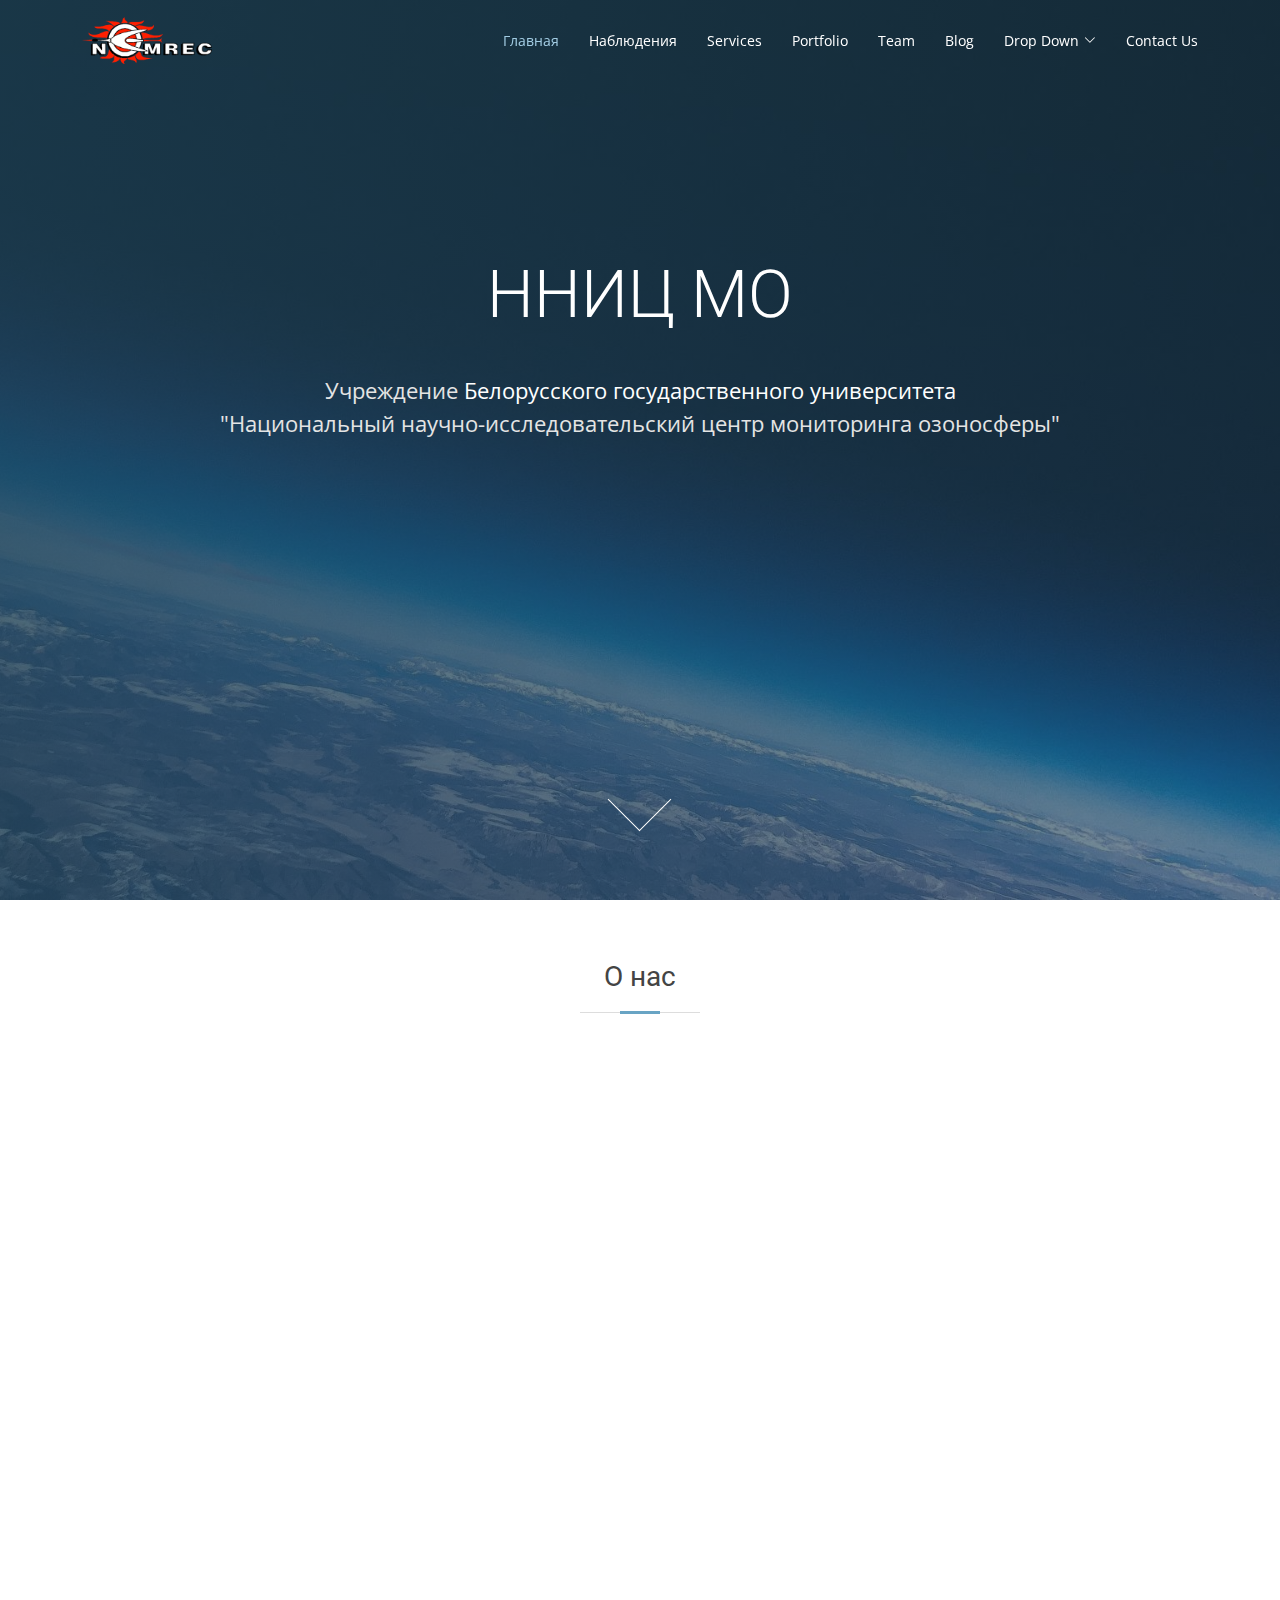
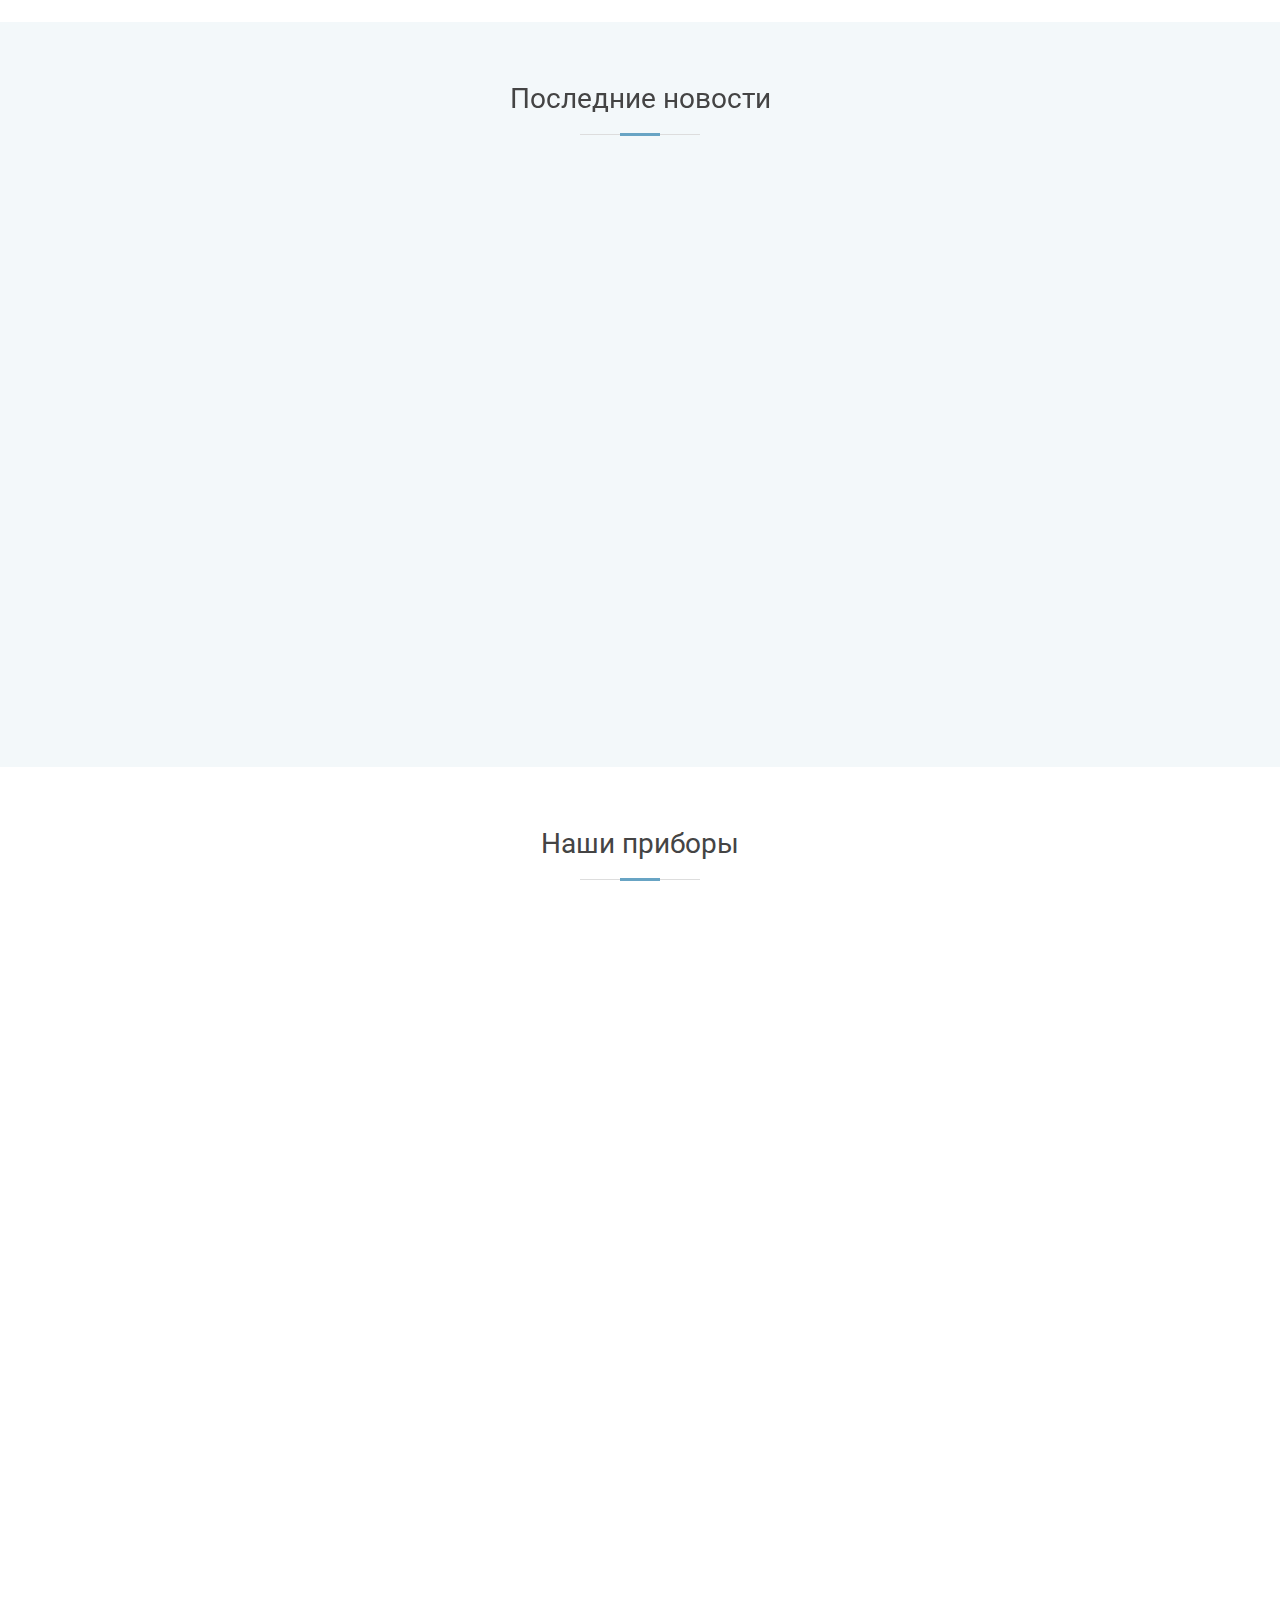
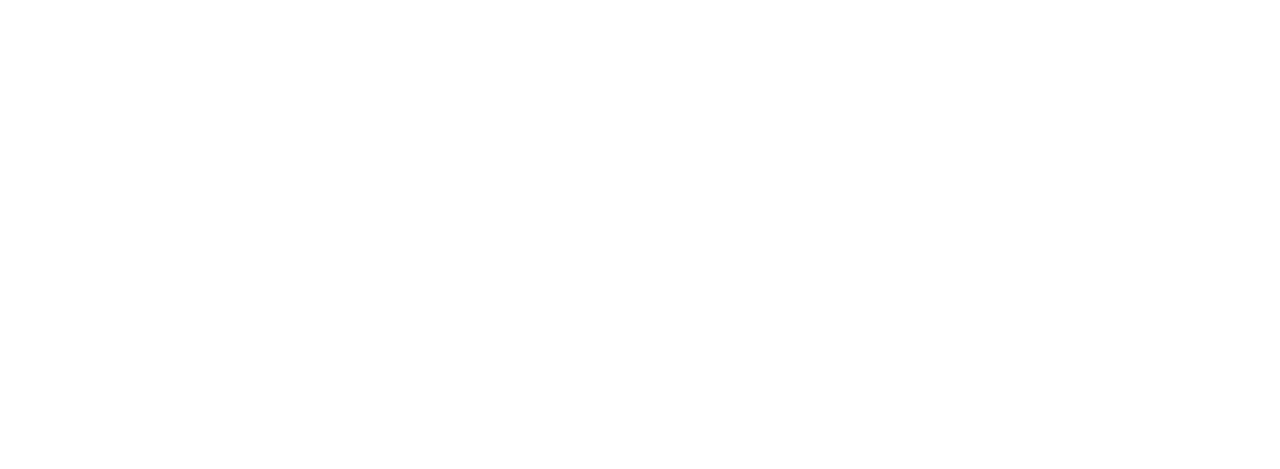
<file: index.html>
<!DOCTYPE html>
<html lang="en">

<head>
	<meta charset="utf-8">
	<meta content="width=device-width, initial-scale=1.0" name="viewport">

	<title>ННИЦ МО</title>
	<meta content="" name="description">
	<meta content="" name="keywords">

	<!-- Favicons -->
	<link href="assets/img/favicon.png" rel="icon">
	<link href="assets/img/apple-touch-icon.png" rel="apple-touch-icon">

	<!-- Google Fonts -->
	<link
		href="https://fonts.googleapis.com/css?family=Open+Sans:300,300i,400,400i,600,600i,700,700i|Roboto:300,300i,400,400i,500,500i,700,700i&display=swap"
		rel="stylesheet">

	<!-- Vendor CSS Files -->
	<link href="assets/vendor/animate.css/animate.min.css" rel="stylesheet">
	<link href="assets/vendor/aos/aos.css" rel="stylesheet">
	<link href="assets/vendor/bootstrap/css/bootstrap.min.css" rel="stylesheet">
	<link href="assets/vendor/bootstrap-icons/bootstrap-icons.css" rel="stylesheet">
	<link href="assets/vendor/boxicons/css/boxicons.min.css" rel="stylesheet">
	<link href="assets/vendor/glightbox/css/glightbox.min.css" rel="stylesheet">
	<link href="assets/vendor/swiper/swiper-bundle.min.css" rel="stylesheet">

	<!-- Template Main CSS File -->
	<link href="assets/css/style.css" rel="stylesheet">
	<link href="assets/css/extension.css" rel="stylesheet">


	<!-- =======================================================
	* Template Name: Moderna
	* Updated: Sep 18 2023 with Bootstrap v5.3.2
	* Template URL: https://bootstrapmade.com/free-bootstrap-template-corporate-moderna/
	* Author: BootstrapMade.com
	* License: https://bootstrapmade.com/license/
	======================================================== -->
</head>

<body>

	<!-- ======= Header ======= -->
	<header id="header" class="fixed-top d-flex align-items-center header-transparent">
		<div class="container d-flex justify-content-between align-items-center">

			<div class="logo">
				<!-- <h1 class="text-light"><a href="index.html"><span>Moderna</span></a></h1> -->
				<!-- Uncomment below if you prefer to use an image logo -->
				<a href="index.html"><img src="assets/img/NOMREC_Logo.png" alt="" class="img-fluid"></a>
			</div>

			<nav id="navbar" class="navbar">
				<ul>
					<li><a class="active " href="index.html">Главная</a></li>
					<li><a href="about.html">Наблюдения</a></li>
					<li><a href="services.html">Services</a></li>
					<li><a href="portfolio.html">Portfolio</a></li>
					<li><a href="team.html">Team</a></li>
					<li><a href="blog.html">Blog</a></li>
					<li class="dropdown"><a href="#"><span>Drop Down</span> <i class="bi bi-chevron-down"></i></a>
						<ul>
							<li><a href="#">Drop Down 1</a></li>
							<li class="dropdown"><a href="#"><span>Deep Drop Down</span> <i
										class="bi bi-chevron-right"></i></a>
								<ul>
									<li><a href="#">Deep Drop Down 1</a></li>
									<li><a href="#">Deep Drop Down 2</a></li>
									<li><a href="#">Deep Drop Down 3</a></li>
									<li><a href="#">Deep Drop Down 4</a></li>
									<li><a href="#">Deep Drop Down 5</a></li>
								</ul>
							</li>
							<li><a href="#">Drop Down 2</a></li>
							<li><a href="#">Drop Down 3</a></li>
							<li><a href="#">Drop Down 4</a></li>
						</ul>
					</li>
					<li><a href="contact.html">Contact Us</a></li>
				</ul>
				<i class="bi bi-list mobile-nav-toggle"></i>
			</nav><!-- .navbar -->

		</div>
	</header><!-- End Header -->

	<!-- ======= Hero Section ======= -->
	<section id="hero">
		<div class="container h-100 d-flex flex-column justify-content-end align-items-center">
			<div class="d-flex h-75 flex-column justify-content-center align-items-center text-center">
				<div class="col-lg-8">
					<h1 class="animate__animated animate__fadeInDown">ННИЦ МО </h1>
				</div>
				<div class="col-lg-12 mb-5">
					<p class="b-page-subtitle animate__animated animate__fadeInDown">
						Учреждение <a href="https://bsu.by" target="_blank" class="b-bsu-link">Белорусского государственного
							университета</a> <br>"Национальный научно-исследовательский центр мониторинга озоносферы"
					</p>
				</div>
				<div class="col-lg-1 flex-grow-1 d-flex justify-content-center align-items-end">
					<div class="b-arrow ">
						<a class="b-arrow-link" href="#main">
						</a>
					</div>
				</div>
			</div>
		</div>
	</section>

	<main id="main" class="main-page">

		<!-- ======= About Section ======= -->
		<section class="about">
			<div class="container">

				<div class="section-title">
					<h2>О нас</h2>
				</div>

				<div class="row">
					<div class="col-md-6 col-lg-3 d-flex align-items-stretch" data-aos="fade-up">
						<div class="icon-box icon-box-cyan">
							<div class="icon">
								<i class="bi bi-clipboard-pulse"></i>
							</div>
							<h4 class="title">
								Мониторинг
							</h4>
							<p class="description">
								Оперативный мониторинг, анализ и прогноз состояния озоносферы и уровней приземного УФ
								-излучения, обмен информацией с отечественными, зарубежными центрами и международными
								организациями.
							</p>
						</div>
					</div>

					<div class="col-md-6 col-lg-3 d-flex align-items-stretch" data-aos="fade-up" data-aos-delay="200">
						<div class="icon-box icon-box-cyan">
							<div class="icon">
								<i class="bi bi-device-hdd"></i>
							</div>
							<h4 class="title">
								Приборы
							</h4>
							<p class="description">
								Разработка и создание новой измерительной аппаратуры для мониторинга атмосферы. Исследование
								медицинских и биологических аспектов воздействия УФ - излучения и химических веществ,
								загрязняющих атмосферу.
							</p>
						</div>
					</div>

					<div class="col-md-6 col-lg-3 d-flex align-items-stretch" data-aos="fade-up" data-aos-delay="100">
						<div class="icon-box icon-box-cyan">
							<div class="icon">
								<i class="bi bi-globe"></i>
							</div>
							<h4 class="title">
								Экспедиции
							</h4>
							<p class="description">
								Сотрудники ННИЦ МО — одни из немногих белорусских ученых, которые регулярно принимают участие в
								антарктических экспедициях, организуемых Республиканским центром полярных исследований.
							</p>
						</div>
					</div>

					<div class="col-md-6 col-lg-3 d-flex align-items-stretch" data-aos="fade-up" data-aos-delay="200">
						<div class="icon-box icon-box-cyan">
							<div class="icon">
								<i class="bi bi-book"></i>
							</div>
							<h4 class="title">
								Обучение
							</h4>
							<p class="description">
								Обеспечение учебного процесса и повышение квалификации отечественных и зарубежных специалистов в
								области мониторинга озоносферы и разработки новой измерительной аппаратуры.
							</p>
						</div>
					</div>

				</div>
			</div>

		</section>

		<!-- ======= News Section ======= -->
		<section class="news section-bg">
			<div class="container">
				<div class="section-title">
					<h2>Последние новости</h2>
				</div>

				<div class="row">
					<div class="col-lg-6 col-sm-12 mb-5" data-aos="fade-up">
						<div class="card">
							<div class="card-img">
								<img src="assets/img/main/2_news/img/1_egu2016.jpg" alt="...">
							</div>
							<div class="card-body">
								<h5 class="card-title"><a href="#">EGU-2016</a></h5>
								<p class="card-text">
									Научные сотрудники ННИЦ МО БГУ Бородко С.К. и Бручковский И.И. приняли участие в
									международной конференции General Assembly 2016 of the European Geosciences Union (EGU2016),
									проходившей в г. Вене, Австрия
								</p>
								<div class="card-meta d-flex justify-content-between align-items-center">
									<div class="date">
										<i class="bi bi-clock"></i>
										<time>Янв 1, 2020</time>
									</div>
									<div class="read-more">
										<a href="#">Подробнее</a>
									</div>
								</div>

							</div>
						</div>
					</div>
					<div class="col-lg-6 col-sm-12 mb-5" data-aos="fade-up">
						<div class="card">
							<div class="card-img">
								<img src="assets/img/main/2_news/img/2_antarct16.jpg" alt="...">
							</div>
							<div class="card-body">
								<h5 class="card-title">
									<a href="#">Белорусские полярники вернулись из Антарктиды</a>
								</h5>
								<p class="card-text">
									Завершена 8-я Белорусская Антарктическая Экспедиция (БАЭ). Участниками, среди которых
									сотрудник ННИЦ МО БГУ Максим Горбацевич, успешно выполнена научная программа экспедиции
								</p>
								<div class="card-meta d-flex justify-content-between align-items-center">
									<div class="date">
										<i class="bi bi-clock"></i>
										<time>Янв 1, 2020</time>
									</div>
									<div class="read-more">
										<a href="#">Подробнее</a>
									</div>
								</div>

							</div>
						</div>
					</div>
				</div>

			</div>



		</section>

		<!-- ======= Devices Section ======= -->
		<section class="devices">
			<div class="container">
				<div class="section-title">
					<h2>Наши приборы</h2>
				</div>
				<div class="row devices-container" data-aos="fade-up" data-aos-easing="ease-in-out" data-aos-duration="500">

					<div class="col-lg-4 col-md-6 devices-wrap filter-app">
						<div class="devices-item">
							<img src="assets/img/main/3_devices/1_pion2.jpg" class="img-fluid" alt="">
							<div class="devices-info">
								<h3 class="b-devices-title">App 1</h3>
								<p class="b-devices-description">
									Lorem ipsum dolor sit amet consectetur adipisicing
								</p>
							</div>
						</div>
					</div>

					<div class="col-lg-4 col-md-6 devices-wrap filter-app">
						<div class="devices-item">
							<img src="assets/img/main/3_devices/2_pion-uv3.jpg" class="img-fluid" alt="">
							<div class="devices-info">
								<h3 class="b-devices-title">App 1</h3>
								<p class="b-devices-description">
									Lorem ipsum dolor sit amet consectetur adipisicing
								</p>
							</div>
						</div>
					</div>

					<div class="col-lg-4 col-md-6 devices-wrap filter-app">
						<div class="devices-item">
							<img src="assets/img/main/3_devices/3_pion-f.jpg" class="img-fluid" alt="">
							<div class="devices-info">
								<h3 class="b-devices-title">App 1</h3>
								<p class="b-devices-description">
									Lorem ipsum dolor sit amet consectetur adipisicing
								</p>
							</div>
						</div>
					</div>

					<div class="col-lg-4 col-md-6 devices-wrap filter-app">
						<div class="devices-item">
							<img src="assets/img/main/3_devices/4_mars-b_antarct_4.jpg" class="img-fluid" alt="">
							<div class="devices-info">
								<h3 class="b-devices-title">App 1</h3>
								<p class="b-devices-description">
									Lorem ipsum dolor sit amet consectetur adipisicing
								</p>
							</div>
						</div>
					</div>

					<div class="col-lg-4 col-md-6 devices-wrap filter-app">
						<div class="devices-item">
							<img src="assets/img/main/3_devices/5_trio.jpg" class="img-fluid" alt="">
							<div class="devices-info">
								<h3 class="b-devices-title">App 1</h3>
								<p class="b-devices-description">
									Lorem ipsum dolor sit amet consectetur adipisicing
								</p>
							</div>
						</div>
					</div>

					<div class="col-lg-4 col-md-6 devices-wrap filter-app">
						<div class="devices-item">
							<img src="assets/img/main/3_devices/6_pion-po.jpg" class="img-fluid" alt="">
							<div class="devices-info">
								<h3 class="b-devices-title">App 1</h3>
								<p class="b-devices-description">
									Lorem ipsum dolor sit amet consectetur adipisicing
								</p>
							</div>
						</div>
					</div>

				</div>
			</div>
		</section>

	</main>

	<!-- ======= Footer ======= -->
	<footer id="footer" data-aos="fade-up" data-aos-easing="ease-in-out" data-aos-duration="500">

		<div class="footer-top">
			<div class="container">
				<div class="row">

					<div class="col-lg-4 col-md-6 footer-contact">
						<h4>Адрес</h4>
						<p>
							г. Минск, пр. Независимости, 4<br>220030, Республика Беларусь<br><strong>Время работы:</strong> 8:00 - 17:00
						</p>
					</div>


					<div class="col-lg-4 col-md-6 footer-contact">
						<h4>Контакты</h4>
						<p>
							<strong>Телефон:</strong> +1 5589 55488 55<br>
							<strong>Моб. телефон:</strong> +1 5589 55488 55<br>
							<strong>Email:</strong> nomrec@bsu.by<br>
						</p>
					</div>

					<div class="col-lg-4 col-md-6 footer-info">
						<h3>Соцсети</h3>
						<div class="social-links mt-3">
							<a href="#" class="twitter"><i class="bx bxl-telegram"></i></a>
							<a href="#" class="facebook"><i class="bx bxl-facebook"></i></a>
							<a href="#" class="instagram"><i class="bx bxl-instagram"></i></a>
							<a href="#" class="linkedin"><i class="bx bxl-linkedin"></i></a>
						</div>
					</div>

				</div>
			</div>
		</div>

		<div class="container">
			<div class="copyright">
				Copyright &copy;  2023 <strong><span>NOMREC BSU</span></strong>. All Rights Reserved
			</div>
			<div class="credits">
				<!-- All the links in the footer should remain intact. -->
				<!-- You can delete the links only if you purchased the pro version. -->
				<!-- Licensing information: https://bootstrapmade.com/license/ -->
				<!-- Purchase the pro version with working PHP/AJAX contact form: https://bootstrapmade.com/free-bootstrap-template-corporate-moderna/ -->
				Designed by <a href="https://bootstrapmade.com/">BootstrapMade</a>
			</div>
		</div>
	</footer>

	<a href="#" class="back-to-top d-flex align-items-center justify-content-center"><i
			class="bi bi-arrow-up-short"></i></a>

	<!-- Vendor JS Files -->
	<script src="assets/vendor/purecounter/purecounter_vanilla.js"></script>
	<script src="assets/vendor/aos/aos.js"></script>
	<script src="assets/vendor/bootstrap/js/bootstrap.bundle.min.js"></script>
	<script src="assets/vendor/glightbox/js/glightbox.min.js"></script>
	<script src="assets/vendor/isotope-layout/isotope.pkgd.min.js"></script>
	<script src="assets/vendor/swiper/swiper-bundle.min.js"></script>
	<script src="assets/vendor/waypoints/noframework.waypoints.js"></script>
	<script src="assets/vendor/php-email-form/validate.js"></script>

	<!-- Template Main JS File -->
	<script src="assets/js/main.js"></script>

</body>

</html>
</file>
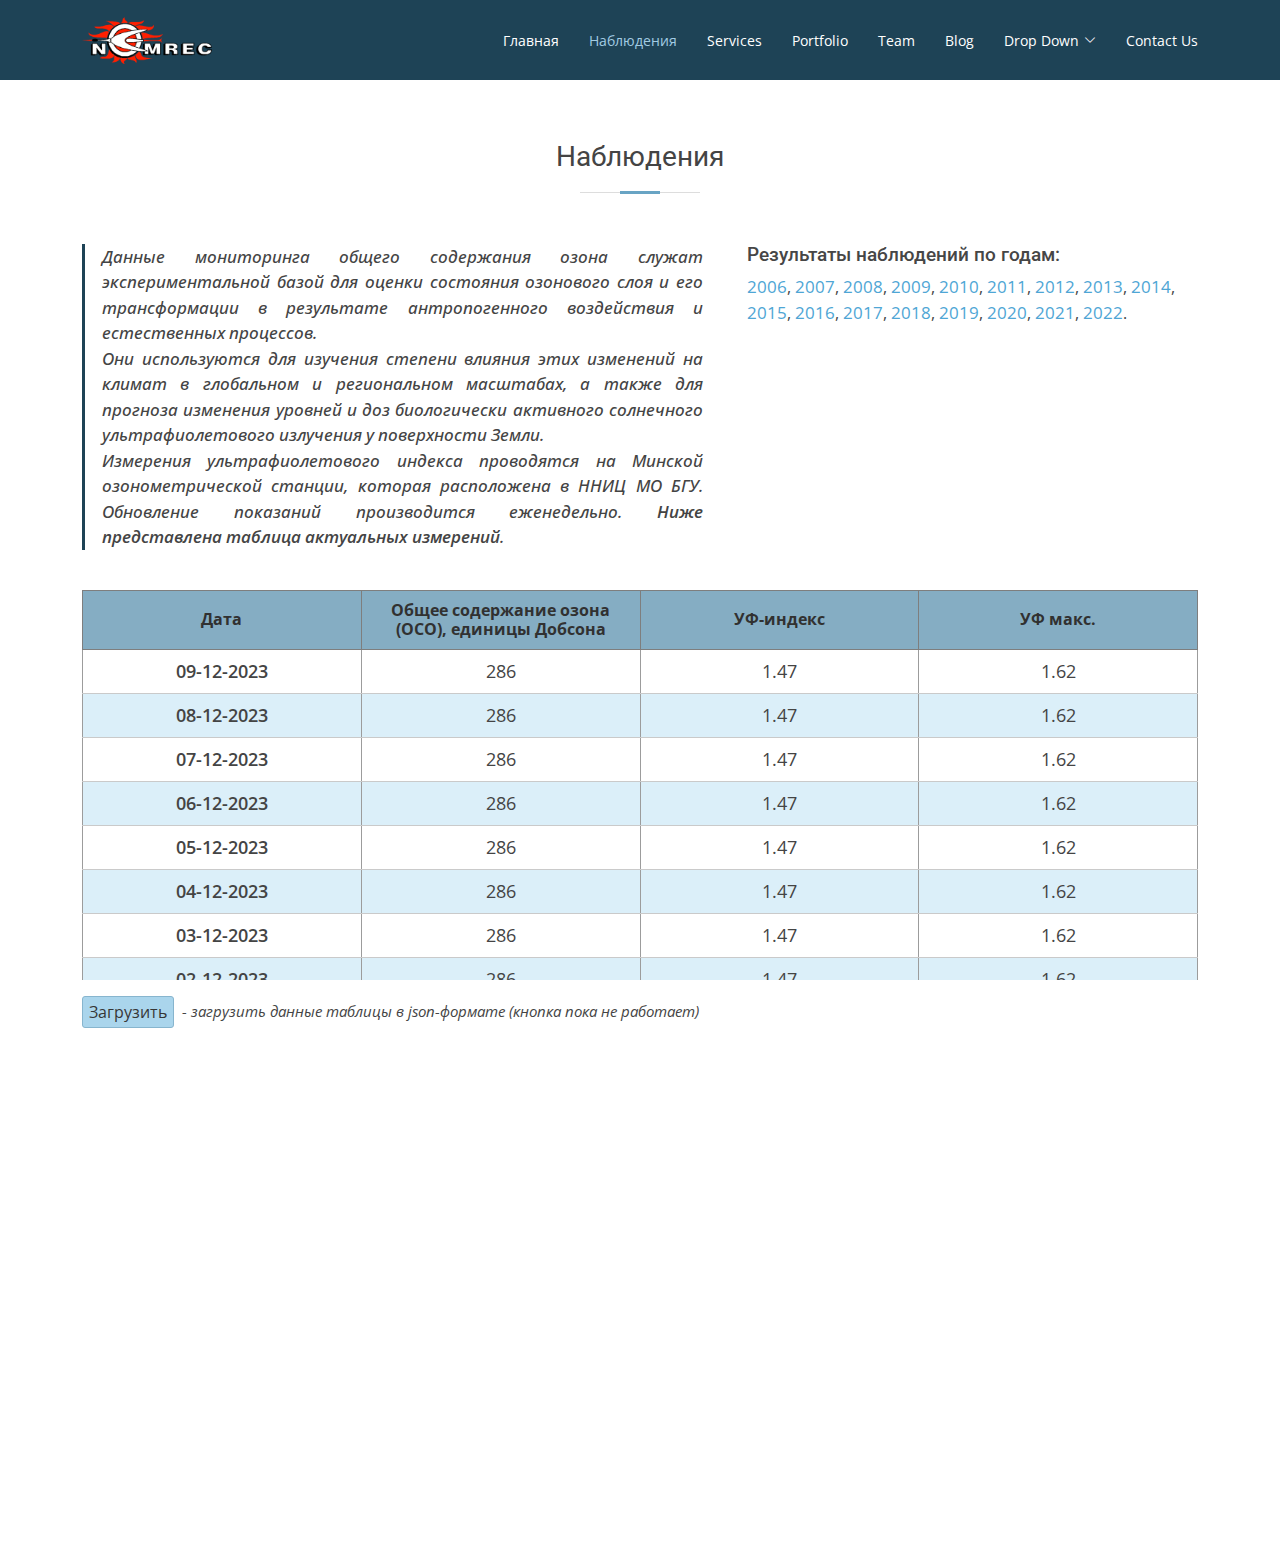
<file: about.html>
<!DOCTYPE html>
<html lang="en">

<head>
  <meta charset="utf-8">
  <meta content="width=device-width, initial-scale=1.0" name="viewport">

  <title>About - Moderna Bootstrap Template</title>
  <meta content="" name="description">
  <meta content="" name="keywords">

  <!-- Favicons -->
  <link href="assets/img/favicon.png" rel="icon">
  <link href="assets/img/apple-touch-icon.png" rel="apple-touch-icon">

  <!-- Google Fonts -->
  <link href="https://fonts.googleapis.com/css?family=Open+Sans:300,300i,400,400i,600,600i,700,700i|Roboto:300,300i,400,400i,500,500i,600,600i,700,700i&display=swap" rel="stylesheet">

  <!-- Vendor CSS Files -->
  <link href="assets/vendor/animate.css/animate.min.css" rel="stylesheet">
  <link href="assets/vendor/aos/aos.css" rel="stylesheet">
  <link href="assets/vendor/bootstrap/css/bootstrap.min.css" rel="stylesheet">
  <link href="assets/vendor/bootstrap-icons/bootstrap-icons.css" rel="stylesheet">
  <link href="assets/vendor/boxicons/css/boxicons.min.css" rel="stylesheet">
  <link href="assets/vendor/glightbox/css/glightbox.min.css" rel="stylesheet">
  <link href="assets/vendor/swiper/swiper-bundle.min.css" rel="stylesheet">

  <!-- Template Main CSS File -->
  <link href="assets/css/style.css" rel="stylesheet">
  <link href="assets/css/extension.css" rel="stylesheet">


  <!-- =======================================================
  * Template Name: Moderna
  * Updated: Sep 18 2023 with Bootstrap v5.3.2
  * Template URL: https://bootstrapmade.com/free-bootstrap-template-corporate-moderna/
  * Author: BootstrapMade.com
  * License: https://bootstrapmade.com/license/
  ======================================================== -->
</head>

<body>

  <!-- ======= Header ======= -->
	<header id="header" class="fixed-top d-flex align-items-center ">
		<div class="container d-flex justify-content-between align-items-center">

			<div class="logo">
				<!-- <h1 class="text-light"><a href="index.html"><span>Moderna</span></a></h1> -->
				<!-- Uncomment below if you prefer to use an image logo -->
				<a href="index.html"><img src="assets/img/NOMREC_Logo.png" alt="" class="img-fluid"></a>
			</div>

			<nav id="navbar" class="navbar">
				<ul>
					<li><a class="" href="index.html">Главная</a></li>
					<li><a class="active" href="about.html">Наблюдения</a></li>
					<li><a href="services.html">Services</a></li>
					<li><a href="portfolio.html">Portfolio</a></li>
					<li><a href="team.html">Team</a></li>
					<li><a href="blog.html">Blog</a></li>
					<li class="dropdown"><a href="#"><span>Drop Down</span> <i class="bi bi-chevron-down"></i></a>
						<ul>
							<li><a href="#">Drop Down 1</a></li>
							<li class="dropdown"><a href="#"><span>Deep Drop Down</span> <i
										class="bi bi-chevron-right"></i></a>
								<ul>
									<li><a href="#">Deep Drop Down 1</a></li>
									<li><a href="#">Deep Drop Down 2</a></li>
									<li><a href="#">Deep Drop Down 3</a></li>
									<li><a href="#">Deep Drop Down 4</a></li>
									<li><a href="#">Deep Drop Down 5</a></li>
								</ul>
							</li>
							<li><a href="#">Drop Down 2</a></li>
							<li><a href="#">Drop Down 3</a></li>
							<li><a href="#">Drop Down 4</a></li>
						</ul>
					</li>
					<li><a href="contact.html">Contact Us</a></li>
				</ul>
				<i class="bi bi-list mobile-nav-toggle"></i>
			</nav><!-- .navbar -->

		</div>
	</header><!-- End Header -->

	<main id="main">

	<!-- ======= Observations Section ======= -->

		<section class="observations" data-aos="fade-up" date-aos-delay="200">
			<div class="container">
				<div class="section-title">
					<h2>Наблюдения</h2>
				</div>
				<div class="annual-observ row mb-4">
					<div class="annual-info col-lg-7 col-sm-12">
						<blockquote class="annual-blockquote">
							<p class="annual-text">
								Данные мониторинга общего содержания озона служат экспериментальной базой для оценки состояния озонового слоя и его трансформации в результате антропогенного воздействия и естественных процессов.<br> Они используются для изучения степени влияния этих изменений на климат в глобальном и региональном масштабах, а также для прогноза изменения уровней и доз биологически активного солнечного ультрафиолетового излучения у поверхности Земли.<br>Измерения ультрафиолетового индекса проводятся на Минской озонометрической станции, которая расположена в  ННИЦ МО БГУ. Обновление показаний производится еженедельно. <span>Ниже представлена таблица актуальных измерений</span>.
							</p>
						</blockquote>
					</div>
					<div class="annual-list col-lg-5 col-sm-12">
						<h3 class="observ-subtitle">Результаты наблюдений по годам:</h3>
							<a href="annual-files/5 OZON Monitoring 2006.doc" class="annual-link">2006</a>,
							<a href="annual-files/5 OZON Monitoring 2007.pdf" class="annual-link">2007</a>, 
							<a href="annual-files/5 OZON Monitoring 2008.pdf" class="annual-link">2008</a>, 
							<a href="annual-files/5 OZON Monitoring 2009.pdf" class="annual-link">2009</a>, 
							<a href="annual-files/5 OZON Monitoring 2010.pdf" class="annual-link">2010</a>, 
							<a href="annual-files/5 OZON Monitoring 2011.pdf" class="annual-link">2011</a>, 
							<a href="annual-files/5 OZON Monitoring 2012.pdf" class="annual-link">2012</a>, 
							<a href="annual-files/5 OZON Monitoring 2013.pdf" class="annual-link">2013</a>, 
							<a href="annual-files/5 OZON Monitoring 2014.pdf" class="annual-link">2014</a>, 
							<a href="annual-files/5 OZON Monitoring 2015.pdf" class="annual-link">2015</a>, 
							<a href="annual-files/5 OZON Monitoring 2016.pdf" class="annual-link">2016</a>, 
							<a href="annual-files/5 OZON Monitoring 2017.pdf" class="annual-link">2017</a>, 
							<a href="annual-files/5 OZON Monitoring 2018.pdf" class="annual-link">2018</a>, 
							<a href="annual-files/5 OZON Monitoring 2019.pdf" class="annual-link">2019</a>, 
							<a href="annual-files/5 OZON Monitoring 2020.pdf" class="annual-link">2020</a>, 
							<a href="annual-files/5 OZON Monitoring 2021.pdf" class="annual-link">2021</a>, 
							<a href="annual-files/5 OZON Monitoring 2022.pdf" class="annual-link">2022</a>.
					</div>
				</div>
				<div class="table-wrapper-scroll-y my-custom-scrollbar mb-3">
					<table class="observ-table animate__animated animate__fadeInDown">
						<thead class="">
							<tr>
								<th scope="col">Дата</th>
								<th scope="col">Общее содержание озона (ОСО), единицы Добсона</th>
								<th scope="col">УФ-индекс</th>
								<th scope="col">УФ макс.</th>
							</tr>
						</thead>
						<tbody class="">
							<tr>
								<td class="observ-date" scope="row">09-12-2023</td>
								<td>286</td>
								<td>1.47</td>
								<td>1.62</td>
							</tr>
							<tr>
								<td class="observ-date" scope="row">08-12-2023</td>
								<td>286</td>
								<td>1.47</td>
								<td>1.62</td>
							</tr>
							<tr>
								<td class="observ-date" scope="row">07-12-2023</td>
								<td>286</td>
								<td>1.47</td>
								<td>1.62</td>
							</tr>
							<tr>
								<td class="observ-date" scope="row">06-12-2023</td>
								<td>286</td>
								<td>1.47</td>
								<td>1.62</td>
							</tr>
							<tr>
								<td class="observ-date" scope="row">05-12-2023</td>
								<td>286</td>
								<td>1.47</td>
								<td>1.62</td>
							</tr>
							<tr>
								<td class="observ-date" scope="row">04-12-2023</td>
								<td>286</td>
								<td>1.47</td>
								<td>1.62</td>
							</tr>
							<tr>
								<td class="observ-date" scope="row">03-12-2023</td>
								<td>286</td>
								<td>1.47</td>
								<td>1.62</td>
							</tr>
							<tr>
								<td class="observ-date" scope="row">02-12-2023</td>
								<td>286</td>
								<td>1.47</td>
								<td>1.62</td>
							</tr>
							<tr>
								<td class="observ-date" scope="row">01-12-2023</td>
								<td>286</td>
								<td>1.47</td>
								<td>1.62</td>
							</tr>
							<tr>
								<td class="observ-date" scope="row">04-12-2023</td>
								<td>286</td>
								<td>1.47</td>
								<td>1.62</td>
							</tr>
							<tr>
								<td class="observ-date" scope="row">03-12-2023</td>
								<td>286</td>
								<td>1.47</td>
								<td>1.62</td>
							</tr>
							<tr>
								<td class="observ-date" scope="row">02-12-2023</td>
								<td>286</td>
								<td>1.47</td>
								<td>1.62</td>
							</tr>
							<tr>
								<td class="observ-date" scope="row">01-12-2023</td>
								<td>286</td>
								<td>1.47</td>
								<td>1.62</td>
							</tr>
						</tbody>
					</table>

				</div>
				<div class="table-download d-flex align-items-center gap-2">
					<button class="download-button">Загрузить</button>
					<p class="download-text">
						- загрузить данные таблицы в json-формате (кнопка пока не работает)
					</p>
				</div>
			</div>
		</section>

	</main><!-- End #main -->

  <!-- ======= Footer ======= -->

	<footer id="footer" data-aos="fade-up" data-aos-easing="ease-in-out" data-aos-duration="500">

		<div class="footer-top">
			<div class="container">
				<div class="row">

					<div class="col-lg-4 col-md-6 footer-contact">
						<h4>Адрес</h4>
						<p>
							г. Минск, пр. Независимости, 4<br>220030, Республика Беларусь<br><strong>Время работы:</strong> 8:00 - 17:00
						</p>
					</div>


					<div class="col-lg-4 col-md-6 footer-contact">
						<h4>Контакты</h4>
						<p>
							<strong>Телефон:</strong> +1 5589 55488 55<br>
							<strong>Моб. телефон:</strong> +1 5589 55488 55<br>
							<strong>Email:</strong> nomrec@bsu.by<br>
						</p>
					</div>

					<div class="col-lg-4 col-md-6 footer-info">
						<h3>Соцсети</h3>
						<div class="social-links mt-3">
							<a href="#" class="twitter"><i class="bx bxl-telegram"></i></a>
							<a href="#" class="facebook"><i class="bx bxl-facebook"></i></a>
							<a href="#" class="instagram"><i class="bx bxl-instagram"></i></a>
							<a href="#" class="linkedin"><i class="bx bxl-linkedin"></i></a>
						</div>
					</div>

				</div>
			</div>
		</div>

		<div class="container">
			<div class="copyright">
				Copyright &copy;  2023 <strong><span>NOMREC BSU</span></strong>. All Rights Reserved
			</div>
			<div class="credits">
				<!-- All the links in the footer should remain intact. -->
				<!-- You can delete the links only if you purchased the pro version. -->
				<!-- Licensing information: https://bootstrapmade.com/license/ -->
				<!-- Purchase the pro version with working PHP/AJAX contact form: https://bootstrapmade.com/free-bootstrap-template-corporate-moderna/ -->
				Designed by <a href="https://bootstrapmade.com/">BootstrapMade</a>
			</div>
		</div>
	</footer>



	<a href="#" class="back-to-top d-flex align-items-center justify-content-center"><i class="bi bi-arrow-up-short"></i></a>

	<!-- Vendor JS Files -->
	<script src="assets/vendor/purecounter/purecounter_vanilla.js"></script>
	<script src="assets/vendor/aos/aos.js"></script>
	<script src="assets/vendor/bootstrap/js/bootstrap.bundle.min.js"></script>
	<script src="assets/vendor/glightbox/js/glightbox.min.js"></script>
	<script src="assets/vendor/isotope-layout/isotope.pkgd.min.js"></script>
	<script src="assets/vendor/swiper/swiper-bundle.min.js"></script>
	<script src="assets/vendor/waypoints/noframework.waypoints.js"></script>
	<script src="assets/vendor/php-email-form/validate.js"></script>

	<!-- Template Main JS File -->
	<script src="assets/js/main.js"></script>

</body>

</html>
</file>
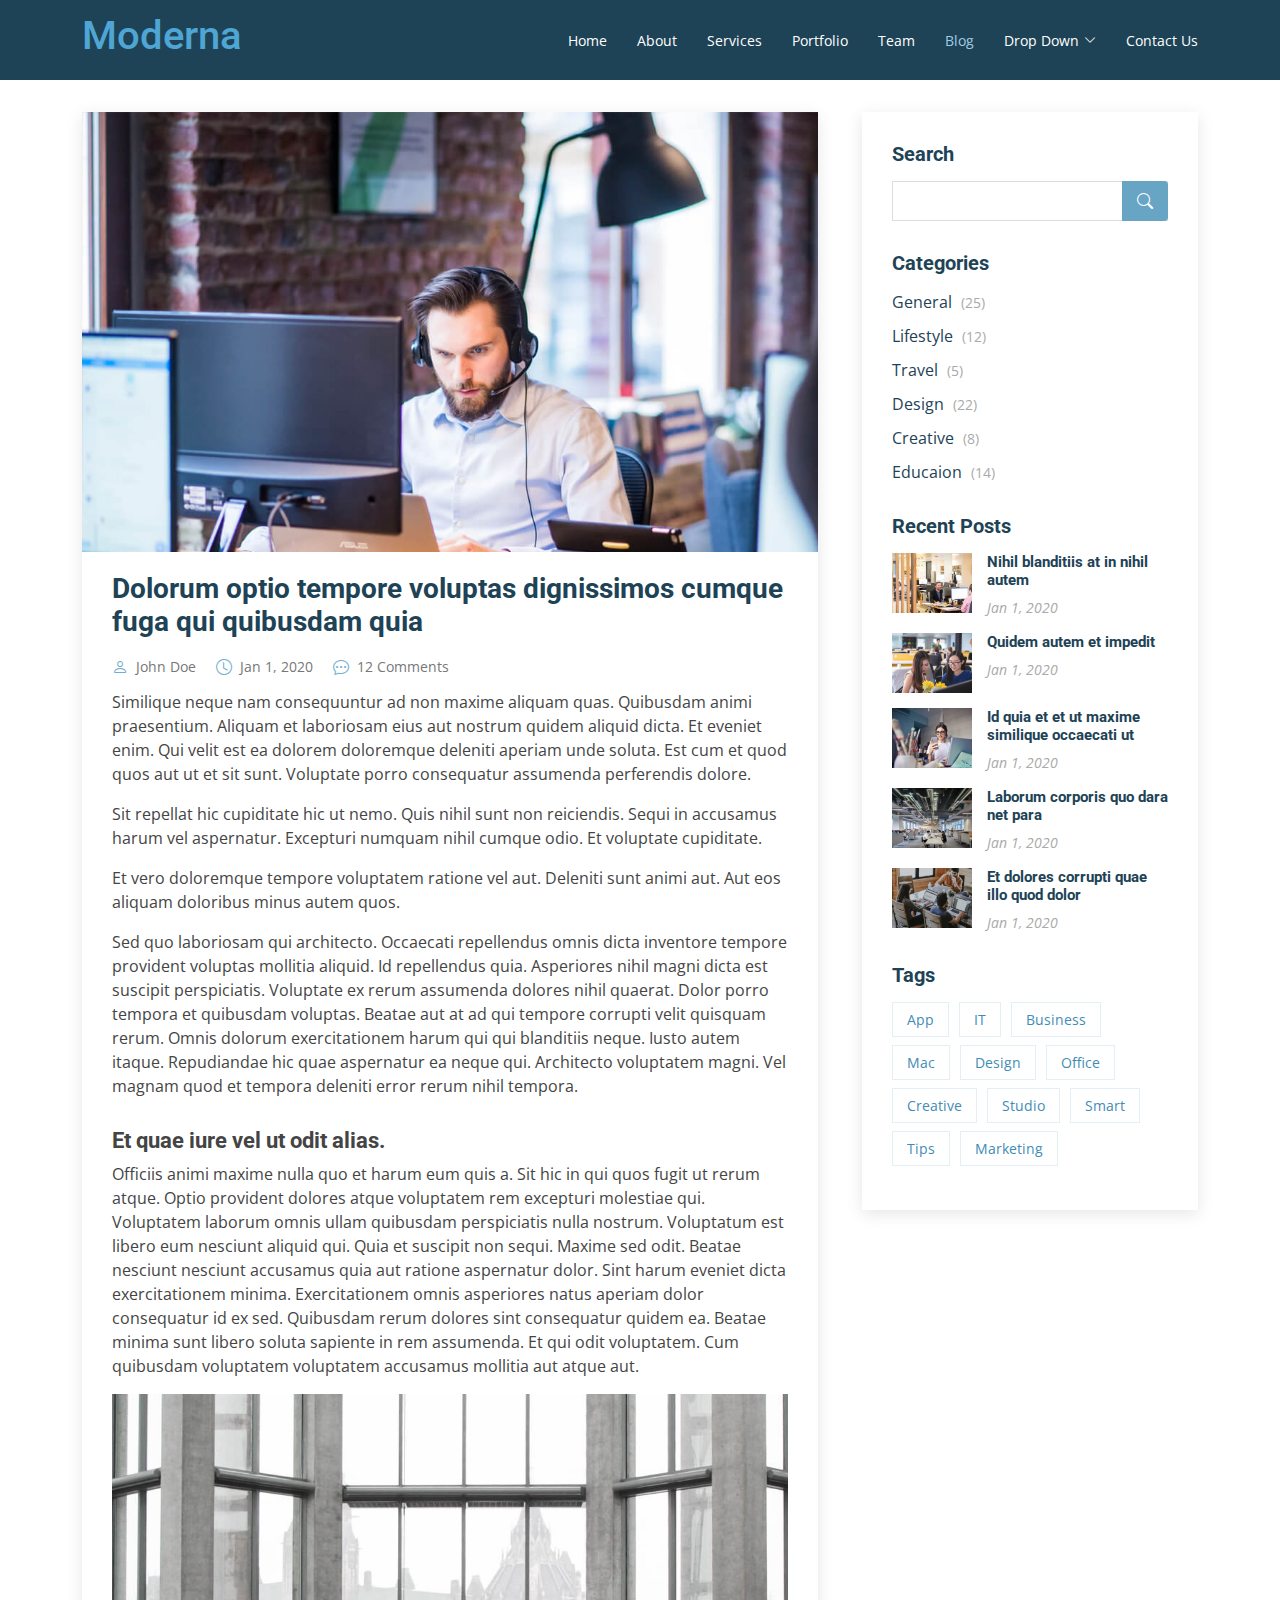
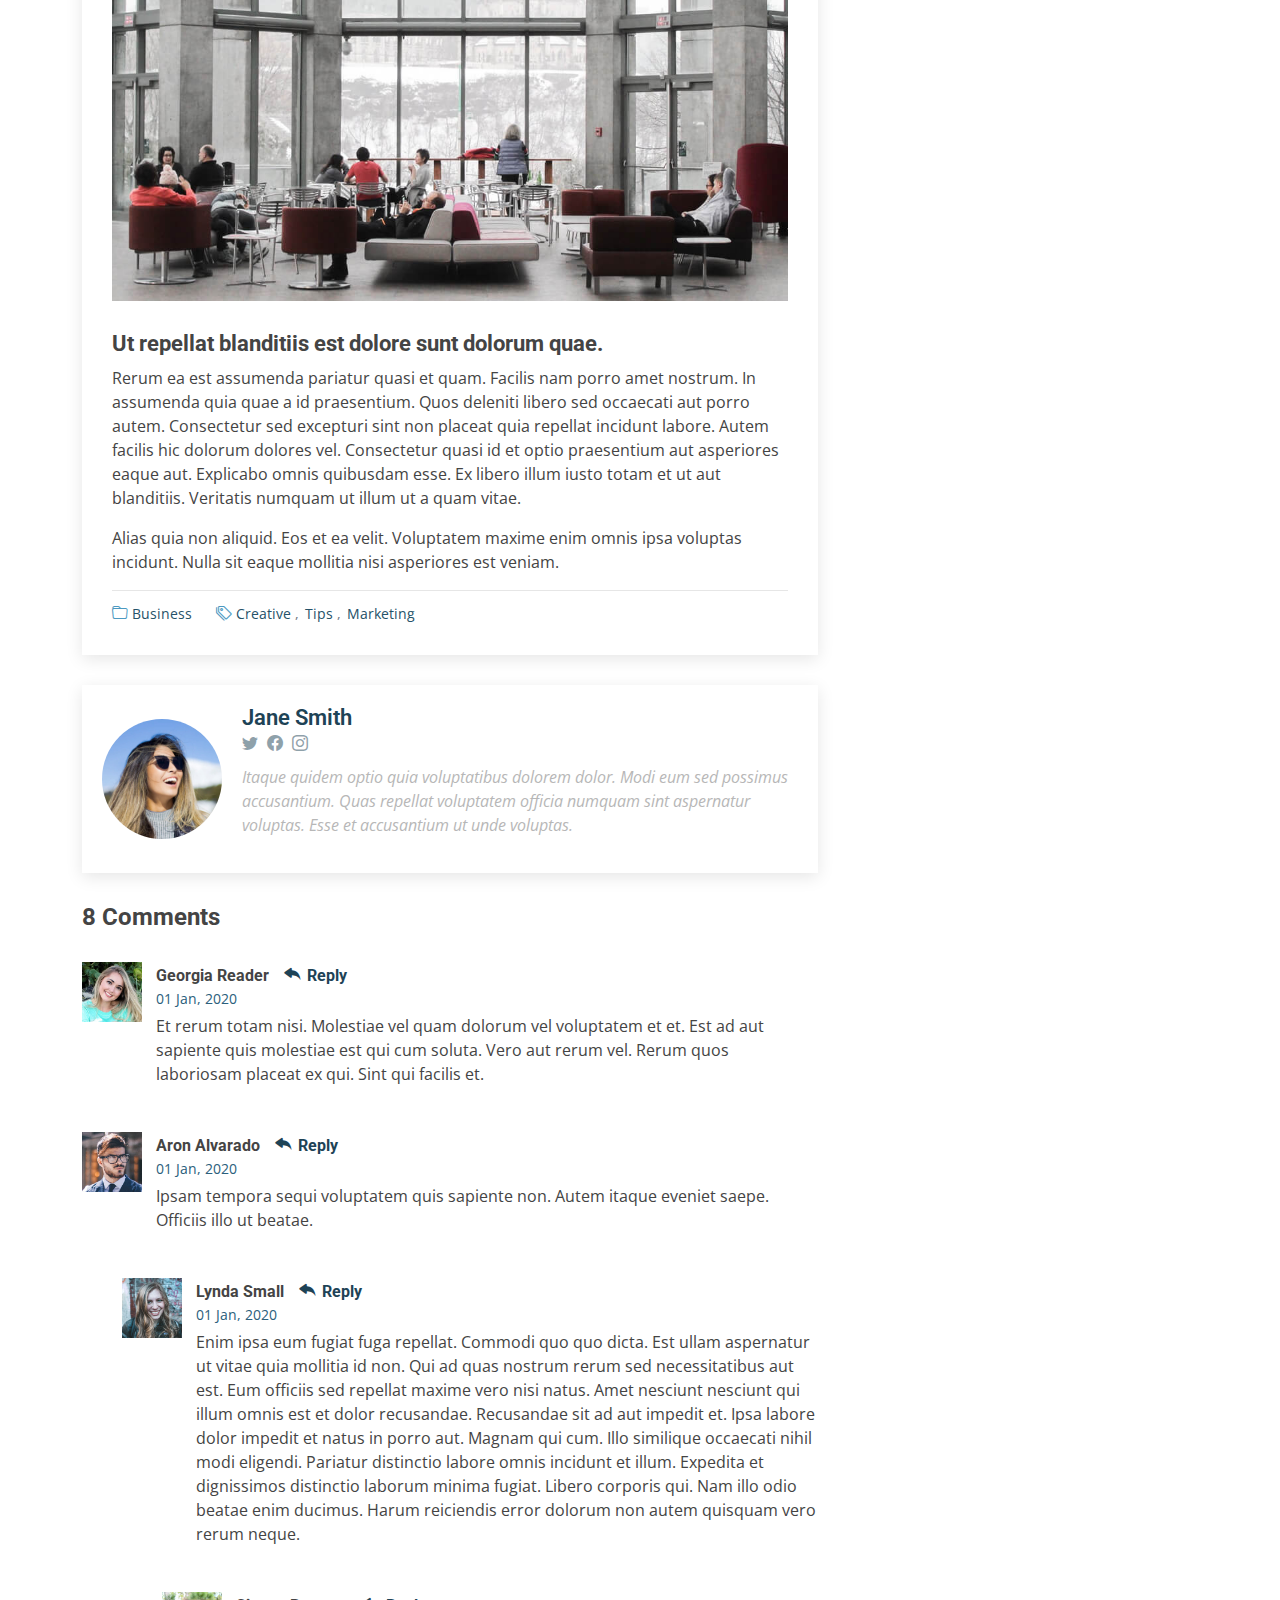
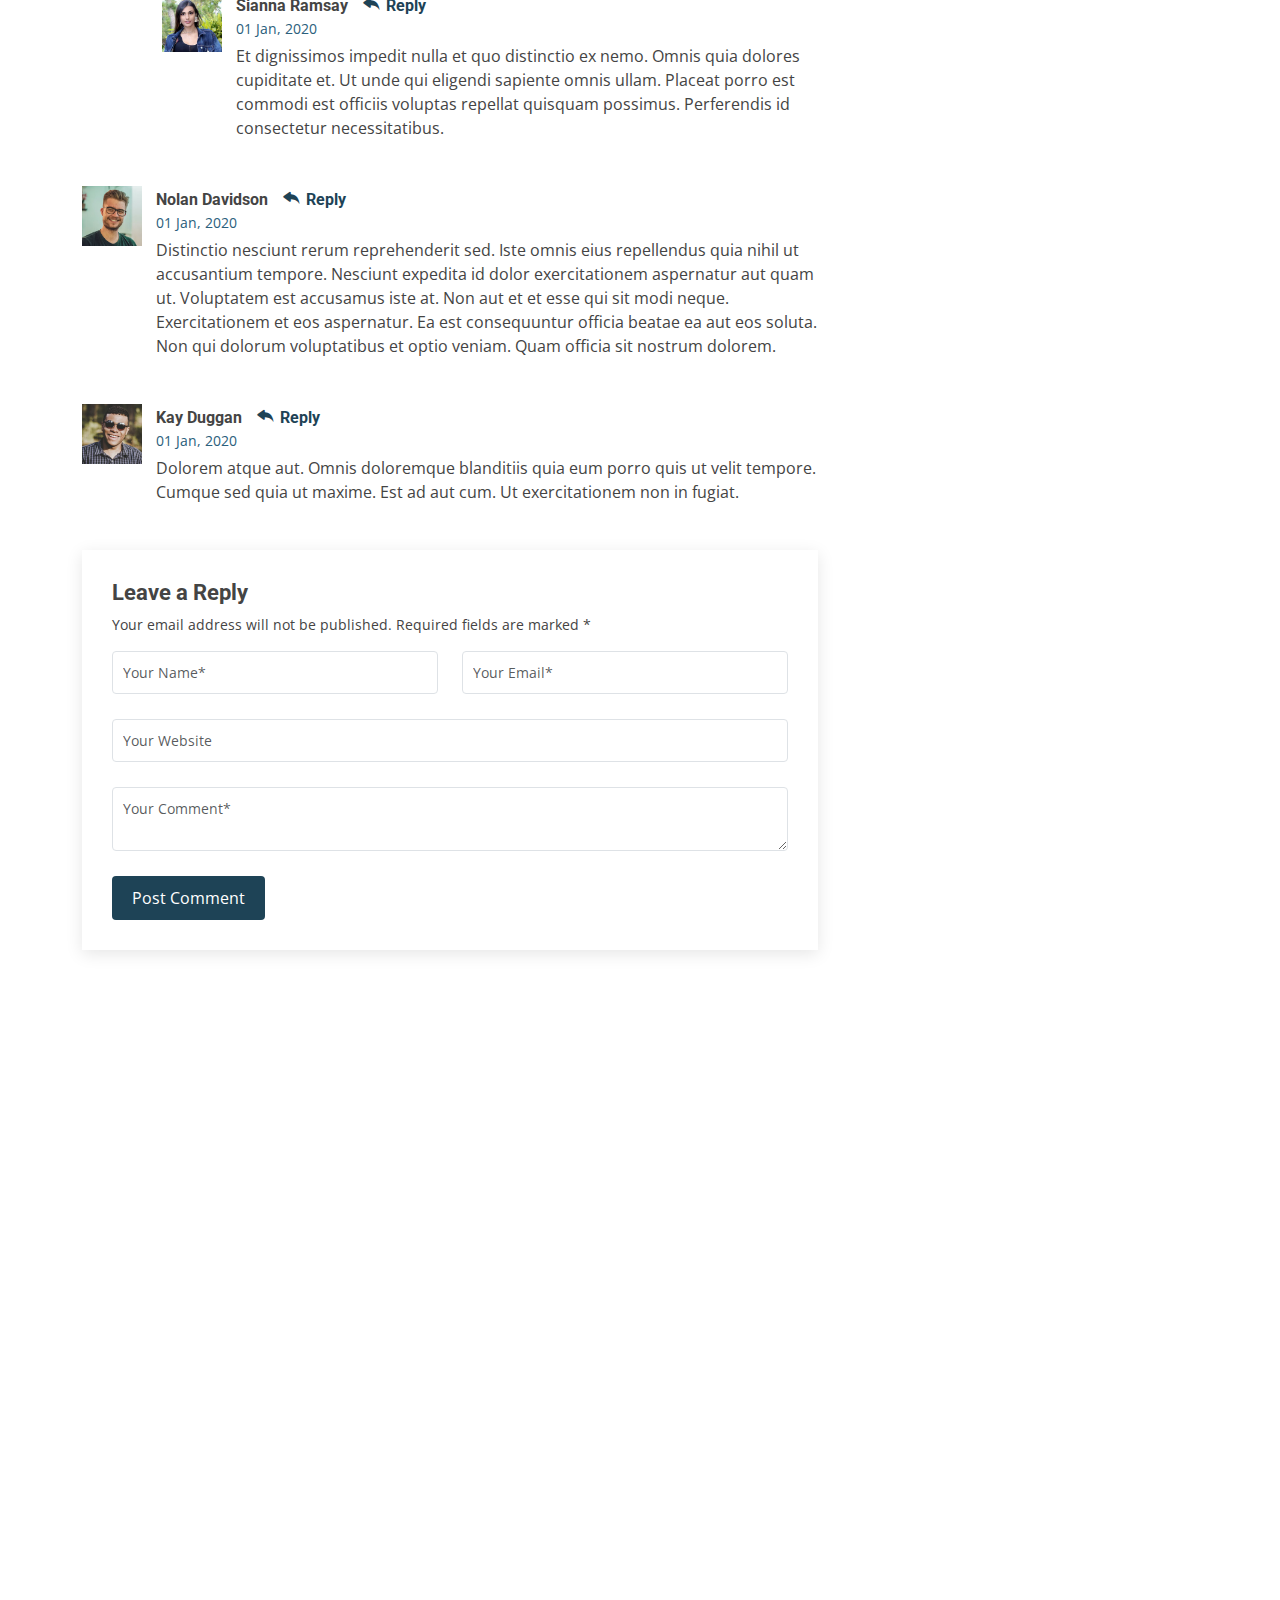
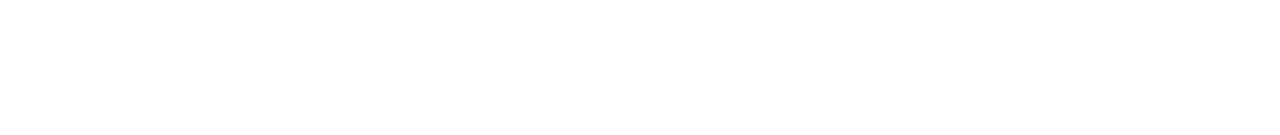
<file: blog-single.html>
<!DOCTYPE html>
<html lang="en">

<head>
  <meta charset="utf-8">
  <meta content="width=device-width, initial-scale=1.0" name="viewport">

  <title>Blog Single - Moderna Bootstrap Template</title>
  <meta content="" name="description">
  <meta content="" name="keywords">

  <!-- Favicons -->
  <link href="assets/img/favicon.png" rel="icon">
  <link href="assets/img/apple-touch-icon.png" rel="apple-touch-icon">

  <!-- Google Fonts -->
  <link href="https://fonts.googleapis.com/css?family=Open+Sans:300,300i,400,400i,600,600i,700,700i|Roboto:300,300i,400,400i,500,500i,700,700i&display=swap" rel="stylesheet">

  <!-- Vendor CSS Files -->
  <link href="assets/vendor/animate.css/animate.min.css" rel="stylesheet">
  <link href="assets/vendor/aos/aos.css" rel="stylesheet">
  <link href="assets/vendor/bootstrap/css/bootstrap.min.css" rel="stylesheet">
  <link href="assets/vendor/bootstrap-icons/bootstrap-icons.css" rel="stylesheet">
  <link href="assets/vendor/boxicons/css/boxicons.min.css" rel="stylesheet">
  <link href="assets/vendor/glightbox/css/glightbox.min.css" rel="stylesheet">
  <link href="assets/vendor/swiper/swiper-bundle.min.css" rel="stylesheet">

  <!-- Template Main CSS File -->
  <link href="assets/css/style.css" rel="stylesheet">

  <!-- =======================================================
  * Template Name: Moderna
  * Updated: Sep 18 2023 with Bootstrap v5.3.2
  * Template URL: https://bootstrapmade.com/free-bootstrap-template-corporate-moderna/
  * Author: BootstrapMade.com
  * License: https://bootstrapmade.com/license/
  ======================================================== -->
</head>

<body>

  <!-- ======= Header ======= -->
  <header id="header" class="fixed-top d-flex align-items-center ">
    <div class="container d-flex justify-content-between align-items-center">

      <div class="logo">
        <h1 class="text-light"><a href="index.html"><span>Moderna</span></a></h1>
        <!-- Uncomment below if you prefer to use an image logo -->
        <!-- <a href="index.html"><img src="assets/img/logo.png" alt="" class="img-fluid"></a>-->
      </div>

      <nav id="navbar" class="navbar">
        <ul>
          <li><a class="" href="index.html">Home</a></li>
          <li><a href="about.html">About</a></li>
          <li><a href="services.html">Services</a></li>
          <li><a href="portfolio.html">Portfolio</a></li>
          <li><a href="team.html">Team</a></li>
          <li><a class="active" href="blog.html">Blog</a></li>
          <li class="dropdown"><a href="#"><span>Drop Down</span> <i class="bi bi-chevron-down"></i></a>
            <ul>
              <li><a href="#">Drop Down 1</a></li>
              <li class="dropdown"><a href="#"><span>Deep Drop Down</span> <i class="bi bi-chevron-right"></i></a>
                <ul>
                  <li><a href="#">Deep Drop Down 1</a></li>
                  <li><a href="#">Deep Drop Down 2</a></li>
                  <li><a href="#">Deep Drop Down 3</a></li>
                  <li><a href="#">Deep Drop Down 4</a></li>
                  <li><a href="#">Deep Drop Down 5</a></li>
                </ul>
              </li>
              <li><a href="#">Drop Down 2</a></li>
              <li><a href="#">Drop Down 3</a></li>
              <li><a href="#">Drop Down 4</a></li>
            </ul>
          </li>
          <li><a href="contact.html">Contact Us</a></li>
        </ul>
        <i class="bi bi-list mobile-nav-toggle"></i>
      </nav><!-- .navbar -->

    </div>
  </header><!-- End Header -->

  <main id="main">

    <!-- ======= Blog Section ======= -->
    <section class="breadcrumbs">
      <div class="container">

        <div class="d-flex justify-content-between align-items-center">
          <h2>Blog</h2>

          <ol>
            <li><a href="index.html">Home</a></li>
            <li><a href="blog.html">Blog</a></li>
            <li>Dolorum optio tempore voluptas dignissimos cumque fuga qui quibusdam quia reiciendis</li>
          </ol>
        </div>

      </div>
    </section><!-- End Blog Section -->

    <!-- ======= Blog Single Section ======= -->
    <section id="blog" class="blog">
      <div class="container" data-aos="fade-up">

        <div class="row">

          <div class="col-lg-8 entries">

            <article class="entry entry-single">

              <div class="entry-img">
                <img src="assets/img/blog/blog-1.jpg" alt="" class="img-fluid">
              </div>

              <h2 class="entry-title">
                <a href="blog-single.html">Dolorum optio tempore voluptas dignissimos cumque fuga qui quibusdam quia</a>
              </h2>

              <div class="entry-meta">
                <ul>
                  <li class="d-flex align-items-center"><i class="bi bi-person"></i> <a href="blog-single.html">John Doe</a></li>
                  <li class="d-flex align-items-center"><i class="bi bi-clock"></i> <a href="blog-single.html"><time datetime="2020-01-01">Jan 1, 2020</time></a></li>
                  <li class="d-flex align-items-center"><i class="bi bi-chat-dots"></i> <a href="blog-single.html">12 Comments</a></li>
                </ul>
              </div>

              <div class="entry-content">
                <p>
                  Similique neque nam consequuntur ad non maxime aliquam quas. Quibusdam animi praesentium. Aliquam et laboriosam eius aut nostrum quidem aliquid dicta.
                  Et eveniet enim. Qui velit est ea dolorem doloremque deleniti aperiam unde soluta. Est cum et quod quos aut ut et sit sunt. Voluptate porro consequatur assumenda perferendis dolore.
                </p>

                <p>
                  Sit repellat hic cupiditate hic ut nemo. Quis nihil sunt non reiciendis. Sequi in accusamus harum vel aspernatur. Excepturi numquam nihil cumque odio. Et voluptate cupiditate.
                </p>

                <blockquote>
                  <p>
                    Et vero doloremque tempore voluptatem ratione vel aut. Deleniti sunt animi aut. Aut eos aliquam doloribus minus autem quos.
                  </p>
                </blockquote>

                <p>
                  Sed quo laboriosam qui architecto. Occaecati repellendus omnis dicta inventore tempore provident voluptas mollitia aliquid. Id repellendus quia. Asperiores nihil magni dicta est suscipit perspiciatis. Voluptate ex rerum assumenda dolores nihil quaerat.
                  Dolor porro tempora et quibusdam voluptas. Beatae aut at ad qui tempore corrupti velit quisquam rerum. Omnis dolorum exercitationem harum qui qui blanditiis neque.
                  Iusto autem itaque. Repudiandae hic quae aspernatur ea neque qui. Architecto voluptatem magni. Vel magnam quod et tempora deleniti error rerum nihil tempora.
                </p>

                <h3>Et quae iure vel ut odit alias.</h3>
                <p>
                  Officiis animi maxime nulla quo et harum eum quis a. Sit hic in qui quos fugit ut rerum atque. Optio provident dolores atque voluptatem rem excepturi molestiae qui. Voluptatem laborum omnis ullam quibusdam perspiciatis nulla nostrum. Voluptatum est libero eum nesciunt aliquid qui.
                  Quia et suscipit non sequi. Maxime sed odit. Beatae nesciunt nesciunt accusamus quia aut ratione aspernatur dolor. Sint harum eveniet dicta exercitationem minima. Exercitationem omnis asperiores natus aperiam dolor consequatur id ex sed. Quibusdam rerum dolores sint consequatur quidem ea.
                  Beatae minima sunt libero soluta sapiente in rem assumenda. Et qui odit voluptatem. Cum quibusdam voluptatem voluptatem accusamus mollitia aut atque aut.
                </p>
                <img src="assets/img/blog/blog-inside-post.jpg" class="img-fluid" alt="">

                <h3>Ut repellat blanditiis est dolore sunt dolorum quae.</h3>
                <p>
                  Rerum ea est assumenda pariatur quasi et quam. Facilis nam porro amet nostrum. In assumenda quia quae a id praesentium. Quos deleniti libero sed occaecati aut porro autem. Consectetur sed excepturi sint non placeat quia repellat incidunt labore. Autem facilis hic dolorum dolores vel.
                  Consectetur quasi id et optio praesentium aut asperiores eaque aut. Explicabo omnis quibusdam esse. Ex libero illum iusto totam et ut aut blanditiis. Veritatis numquam ut illum ut a quam vitae.
                </p>
                <p>
                  Alias quia non aliquid. Eos et ea velit. Voluptatem maxime enim omnis ipsa voluptas incidunt. Nulla sit eaque mollitia nisi asperiores est veniam.
                </p>

              </div>

              <div class="entry-footer">
                <i class="bi bi-folder"></i>
                <ul class="cats">
                  <li><a href="#">Business</a></li>
                </ul>

                <i class="bi bi-tags"></i>
                <ul class="tags">
                  <li><a href="#">Creative</a></li>
                  <li><a href="#">Tips</a></li>
                  <li><a href="#">Marketing</a></li>
                </ul>
              </div>

            </article><!-- End blog entry -->

            <div class="blog-author d-flex align-items-center">
              <img src="assets/img/blog/blog-author.jpg" class="rounded-circle float-left" alt="">
              <div>
                <h4>Jane Smith</h4>
                <div class="social-links">
                  <a href="https://twitters.com/#"><i class="bi bi-twitter"></i></a>
                  <a href="https://facebook.com/#"><i class="bi bi-facebook"></i></a>
                  <a href="https://instagram.com/#"><i class="biu bi-instagram"></i></a>
                </div>
                <p>
                  Itaque quidem optio quia voluptatibus dolorem dolor. Modi eum sed possimus accusantium. Quas repellat voluptatem officia numquam sint aspernatur voluptas. Esse et accusantium ut unde voluptas.
                </p>
              </div>
            </div><!-- End blog author bio -->

            <div class="blog-comments">

              <h4 class="comments-count">8 Comments</h4>

              <div id="comment-1" class="comment">
                <div class="d-flex">
                  <div class="comment-img"><img src="assets/img/blog/comments-1.jpg" alt=""></div>
                  <div>
                    <h5><a href="">Georgia Reader</a> <a href="#" class="reply"><i class="bi bi-reply-fill"></i> Reply</a></h5>
                    <time datetime="2020-01-01">01 Jan, 2020</time>
                    <p>
                      Et rerum totam nisi. Molestiae vel quam dolorum vel voluptatem et et. Est ad aut sapiente quis molestiae est qui cum soluta.
                      Vero aut rerum vel. Rerum quos laboriosam placeat ex qui. Sint qui facilis et.
                    </p>
                  </div>
                </div>
              </div><!-- End comment #1 -->

              <div id="comment-2" class="comment">
                <div class="d-flex">
                  <div class="comment-img"><img src="assets/img/blog/comments-2.jpg" alt=""></div>
                  <div>
                    <h5><a href="">Aron Alvarado</a> <a href="#" class="reply"><i class="bi bi-reply-fill"></i> Reply</a></h5>
                    <time datetime="2020-01-01">01 Jan, 2020</time>
                    <p>
                      Ipsam tempora sequi voluptatem quis sapiente non. Autem itaque eveniet saepe. Officiis illo ut beatae.
                    </p>
                  </div>
                </div>

                <div id="comment-reply-1" class="comment comment-reply">
                  <div class="d-flex">
                    <div class="comment-img"><img src="assets/img/blog/comments-3.jpg" alt=""></div>
                    <div>
                      <h5><a href="">Lynda Small</a> <a href="#" class="reply"><i class="bi bi-reply-fill"></i> Reply</a></h5>
                      <time datetime="2020-01-01">01 Jan, 2020</time>
                      <p>
                        Enim ipsa eum fugiat fuga repellat. Commodi quo quo dicta. Est ullam aspernatur ut vitae quia mollitia id non. Qui ad quas nostrum rerum sed necessitatibus aut est. Eum officiis sed repellat maxime vero nisi natus. Amet nesciunt nesciunt qui illum omnis est et dolor recusandae.

                        Recusandae sit ad aut impedit et. Ipsa labore dolor impedit et natus in porro aut. Magnam qui cum. Illo similique occaecati nihil modi eligendi. Pariatur distinctio labore omnis incidunt et illum. Expedita et dignissimos distinctio laborum minima fugiat.

                        Libero corporis qui. Nam illo odio beatae enim ducimus. Harum reiciendis error dolorum non autem quisquam vero rerum neque.
                      </p>
                    </div>
                  </div>

                  <div id="comment-reply-2" class="comment comment-reply">
                    <div class="d-flex">
                      <div class="comment-img"><img src="assets/img/blog/comments-4.jpg" alt=""></div>
                      <div>
                        <h5><a href="">Sianna Ramsay</a> <a href="#" class="reply"><i class="bi bi-reply-fill"></i> Reply</a></h5>
                        <time datetime="2020-01-01">01 Jan, 2020</time>
                        <p>
                          Et dignissimos impedit nulla et quo distinctio ex nemo. Omnis quia dolores cupiditate et. Ut unde qui eligendi sapiente omnis ullam. Placeat porro est commodi est officiis voluptas repellat quisquam possimus. Perferendis id consectetur necessitatibus.
                        </p>
                      </div>
                    </div>

                  </div><!-- End comment reply #2-->

                </div><!-- End comment reply #1-->

              </div><!-- End comment #2-->

              <div id="comment-3" class="comment">
                <div class="d-flex">
                  <div class="comment-img"><img src="assets/img/blog/comments-5.jpg" alt=""></div>
                  <div>
                    <h5><a href="">Nolan Davidson</a> <a href="#" class="reply"><i class="bi bi-reply-fill"></i> Reply</a></h5>
                    <time datetime="2020-01-01">01 Jan, 2020</time>
                    <p>
                      Distinctio nesciunt rerum reprehenderit sed. Iste omnis eius repellendus quia nihil ut accusantium tempore. Nesciunt expedita id dolor exercitationem aspernatur aut quam ut. Voluptatem est accusamus iste at.
                      Non aut et et esse qui sit modi neque. Exercitationem et eos aspernatur. Ea est consequuntur officia beatae ea aut eos soluta. Non qui dolorum voluptatibus et optio veniam. Quam officia sit nostrum dolorem.
                    </p>
                  </div>
                </div>

              </div><!-- End comment #3 -->

              <div id="comment-4" class="comment">
                <div class="d-flex">
                  <div class="comment-img"><img src="assets/img/blog/comments-6.jpg" alt=""></div>
                  <div>
                    <h5><a href="">Kay Duggan</a> <a href="#" class="reply"><i class="bi bi-reply-fill"></i> Reply</a></h5>
                    <time datetime="2020-01-01">01 Jan, 2020</time>
                    <p>
                      Dolorem atque aut. Omnis doloremque blanditiis quia eum porro quis ut velit tempore. Cumque sed quia ut maxime. Est ad aut cum. Ut exercitationem non in fugiat.
                    </p>
                  </div>
                </div>

              </div><!-- End comment #4 -->

              <div class="reply-form">
                <h4>Leave a Reply</h4>
                <p>Your email address will not be published. Required fields are marked * </p>
                <form action="">
                  <div class="row">
                    <div class="col-md-6 form-group">
                      <input name="name" type="text" class="form-control" placeholder="Your Name*">
                    </div>
                    <div class="col-md-6 form-group">
                      <input name="email" type="text" class="form-control" placeholder="Your Email*">
                    </div>
                  </div>
                  <div class="row">
                    <div class="col form-group">
                      <input name="website" type="text" class="form-control" placeholder="Your Website">
                    </div>
                  </div>
                  <div class="row">
                    <div class="col form-group">
                      <textarea name="comment" class="form-control" placeholder="Your Comment*"></textarea>
                    </div>
                  </div>
                  <button type="submit" class="btn btn-primary">Post Comment</button>

                </form>

              </div>

            </div><!-- End blog comments -->

          </div><!-- End blog entries list -->

          <div class="col-lg-4">

            <div class="sidebar">

              <h3 class="sidebar-title">Search</h3>
              <div class="sidebar-item search-form">
                <form action="">
                  <input type="text">
                  <button type="submit"><i class="bi bi-search"></i></button>
                </form>
              </div><!-- End sidebar search formn-->

              <h3 class="sidebar-title">Categories</h3>
              <div class="sidebar-item categories">
                <ul>
                  <li><a href="#">General <span>(25)</span></a></li>
                  <li><a href="#">Lifestyle <span>(12)</span></a></li>
                  <li><a href="#">Travel <span>(5)</span></a></li>
                  <li><a href="#">Design <span>(22)</span></a></li>
                  <li><a href="#">Creative <span>(8)</span></a></li>
                  <li><a href="#">Educaion <span>(14)</span></a></li>
                </ul>
              </div><!-- End sidebar categories-->

              <h3 class="sidebar-title">Recent Posts</h3>
              <div class="sidebar-item recent-posts">
                <div class="post-item clearfix">
                  <img src="assets/img/blog/blog-recent-1.jpg" alt="">
                  <h4><a href="blog-single.html">Nihil blanditiis at in nihil autem</a></h4>
                  <time datetime="2020-01-01">Jan 1, 2020</time>
                </div>

                <div class="post-item clearfix">
                  <img src="assets/img/blog/blog-recent-2.jpg" alt="">
                  <h4><a href="blog-single.html">Quidem autem et impedit</a></h4>
                  <time datetime="2020-01-01">Jan 1, 2020</time>
                </div>

                <div class="post-item clearfix">
                  <img src="assets/img/blog/blog-recent-3.jpg" alt="">
                  <h4><a href="blog-single.html">Id quia et et ut maxime similique occaecati ut</a></h4>
                  <time datetime="2020-01-01">Jan 1, 2020</time>
                </div>

                <div class="post-item clearfix">
                  <img src="assets/img/blog/blog-recent-4.jpg" alt="">
                  <h4><a href="blog-single.html">Laborum corporis quo dara net para</a></h4>
                  <time datetime="2020-01-01">Jan 1, 2020</time>
                </div>

                <div class="post-item clearfix">
                  <img src="assets/img/blog/blog-recent-5.jpg" alt="">
                  <h4><a href="blog-single.html">Et dolores corrupti quae illo quod dolor</a></h4>
                  <time datetime="2020-01-01">Jan 1, 2020</time>
                </div>

              </div><!-- End sidebar recent posts-->

              <h3 class="sidebar-title">Tags</h3>
              <div class="sidebar-item tags">
                <ul>
                  <li><a href="#">App</a></li>
                  <li><a href="#">IT</a></li>
                  <li><a href="#">Business</a></li>
                  <li><a href="#">Mac</a></li>
                  <li><a href="#">Design</a></li>
                  <li><a href="#">Office</a></li>
                  <li><a href="#">Creative</a></li>
                  <li><a href="#">Studio</a></li>
                  <li><a href="#">Smart</a></li>
                  <li><a href="#">Tips</a></li>
                  <li><a href="#">Marketing</a></li>
                </ul>
              </div><!-- End sidebar tags-->

            </div><!-- End sidebar -->

          </div><!-- End blog sidebar -->

        </div>

      </div>
    </section><!-- End Blog Single Section -->

  </main><!-- End #main -->

  <!-- ======= Footer ======= -->
  <footer id="footer" data-aos="fade-up" data-aos-easing="ease-in-out" data-aos-duration="500">

    <div class="footer-newsletter">
      <div class="container">
        <div class="row">
          <div class="col-lg-6">
            <h4>Our Newsletter</h4>
            <p>Tamen quem nulla quae legam multos aute sint culpa legam noster magna</p>
          </div>
          <div class="col-lg-6">
            <form action="" method="post">
              <input type="email" name="email"><input type="submit" value="Subscribe">
            </form>
          </div>
        </div>
      </div>
    </div>

    <div class="footer-top">
      <div class="container">
        <div class="row">

          <div class="col-lg-3 col-md-6 footer-links">
            <h4>Useful Links</h4>
            <ul>
              <li><i class="bx bx-chevron-right"></i> <a href="#">Home</a></li>
              <li><i class="bx bx-chevron-right"></i> <a href="#">About us</a></li>
              <li><i class="bx bx-chevron-right"></i> <a href="#">Services</a></li>
              <li><i class="bx bx-chevron-right"></i> <a href="#">Terms of service</a></li>
              <li><i class="bx bx-chevron-right"></i> <a href="#">Privacy policy</a></li>
            </ul>
          </div>

          <div class="col-lg-3 col-md-6 footer-links">
            <h4>Our Services</h4>
            <ul>
              <li><i class="bx bx-chevron-right"></i> <a href="#">Web Design</a></li>
              <li><i class="bx bx-chevron-right"></i> <a href="#">Web Development</a></li>
              <li><i class="bx bx-chevron-right"></i> <a href="#">Product Management</a></li>
              <li><i class="bx bx-chevron-right"></i> <a href="#">Marketing</a></li>
              <li><i class="bx bx-chevron-right"></i> <a href="#">Graphic Design</a></li>
            </ul>
          </div>

          <div class="col-lg-3 col-md-6 footer-contact">
            <h4>Contact Us</h4>
            <p>
              A108 Adam Street <br>
              New York, NY 535022<br>
              United States <br><br>
              <strong>Phone:</strong> +1 5589 55488 55<br>
              <strong>Email:</strong> info@example.com<br>
            </p>

          </div>

          <div class="col-lg-3 col-md-6 footer-info">
            <h3>About Moderna</h3>
            <p>Cras fermentum odio eu feugiat lide par naso tierra. Justo eget nada terra videa magna derita valies darta donna mare fermentum iaculis eu non diam phasellus.</p>
            <div class="social-links mt-3">
              <a href="#" class="twitter"><i class="bx bxl-twitter"></i></a>
              <a href="#" class="facebook"><i class="bx bxl-facebook"></i></a>
              <a href="#" class="instagram"><i class="bx bxl-instagram"></i></a>
              <a href="#" class="linkedin"><i class="bx bxl-linkedin"></i></a>
            </div>
          </div>

        </div>
      </div>
    </div>

    <div class="container">
      <div class="copyright">
        &copy; Copyright <strong><span>Moderna</span></strong>. All Rights Reserved
      </div>
      <div class="credits">
        <!-- All the links in the footer should remain intact. -->
        <!-- You can delete the links only if you purchased the pro version. -->
        <!-- Licensing information: https://bootstrapmade.com/license/ -->
        <!-- Purchase the pro version with working PHP/AJAX contact form: https://bootstrapmade.com/free-bootstrap-template-corporate-moderna/ -->
        Designed by <a href="https://bootstrapmade.com/">BootstrapMade</a>
      </div>
    </div>
  </footer><!-- End Footer -->

  <a href="#" class="back-to-top d-flex align-items-center justify-content-center"><i class="bi bi-arrow-up-short"></i></a>

  <!-- Vendor JS Files -->
  <script src="assets/vendor/purecounter/purecounter_vanilla.js"></script>
  <script src="assets/vendor/aos/aos.js"></script>
  <script src="assets/vendor/bootstrap/js/bootstrap.bundle.min.js"></script>
  <script src="assets/vendor/glightbox/js/glightbox.min.js"></script>
  <script src="assets/vendor/isotope-layout/isotope.pkgd.min.js"></script>
  <script src="assets/vendor/swiper/swiper-bundle.min.js"></script>
  <script src="assets/vendor/waypoints/noframework.waypoints.js"></script>
  <script src="assets/vendor/php-email-form/validate.js"></script>

  <!-- Template Main JS File -->
  <script src="assets/js/main.js"></script>

</body>

</html>
</file>
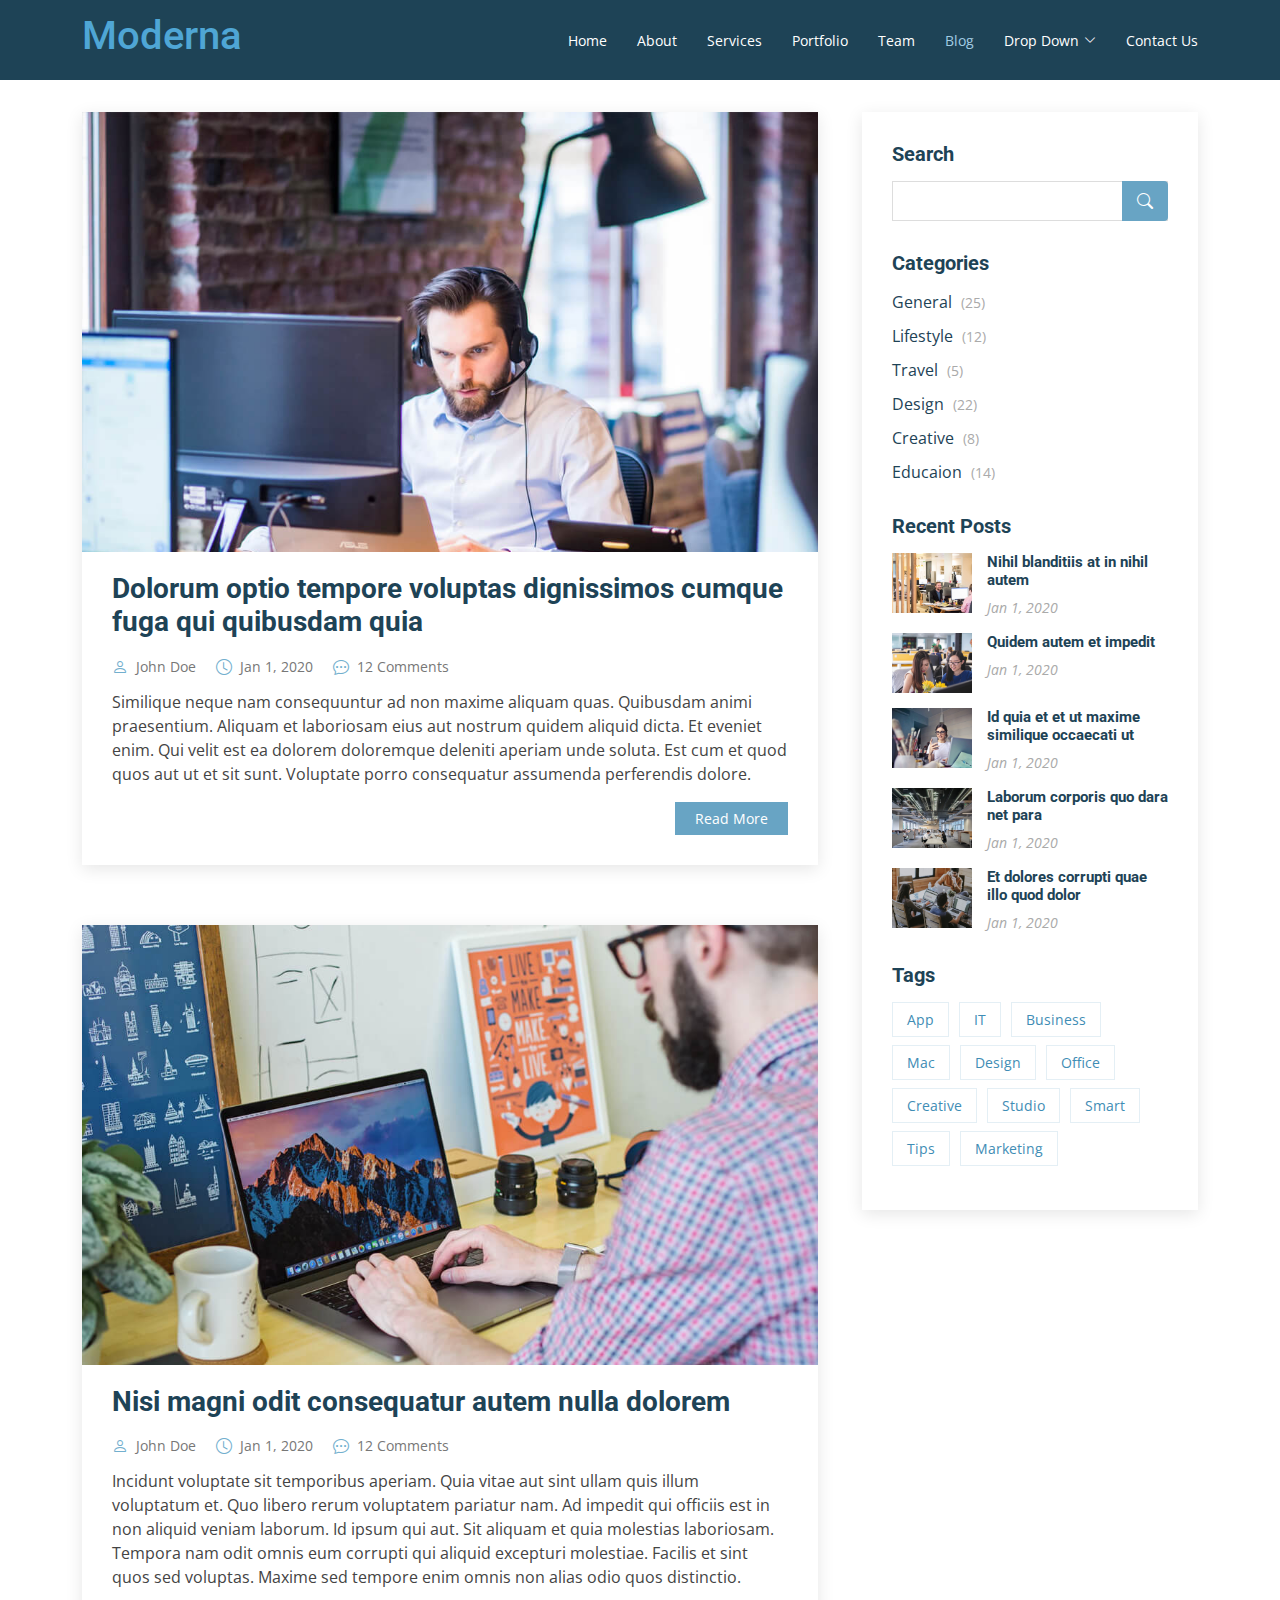
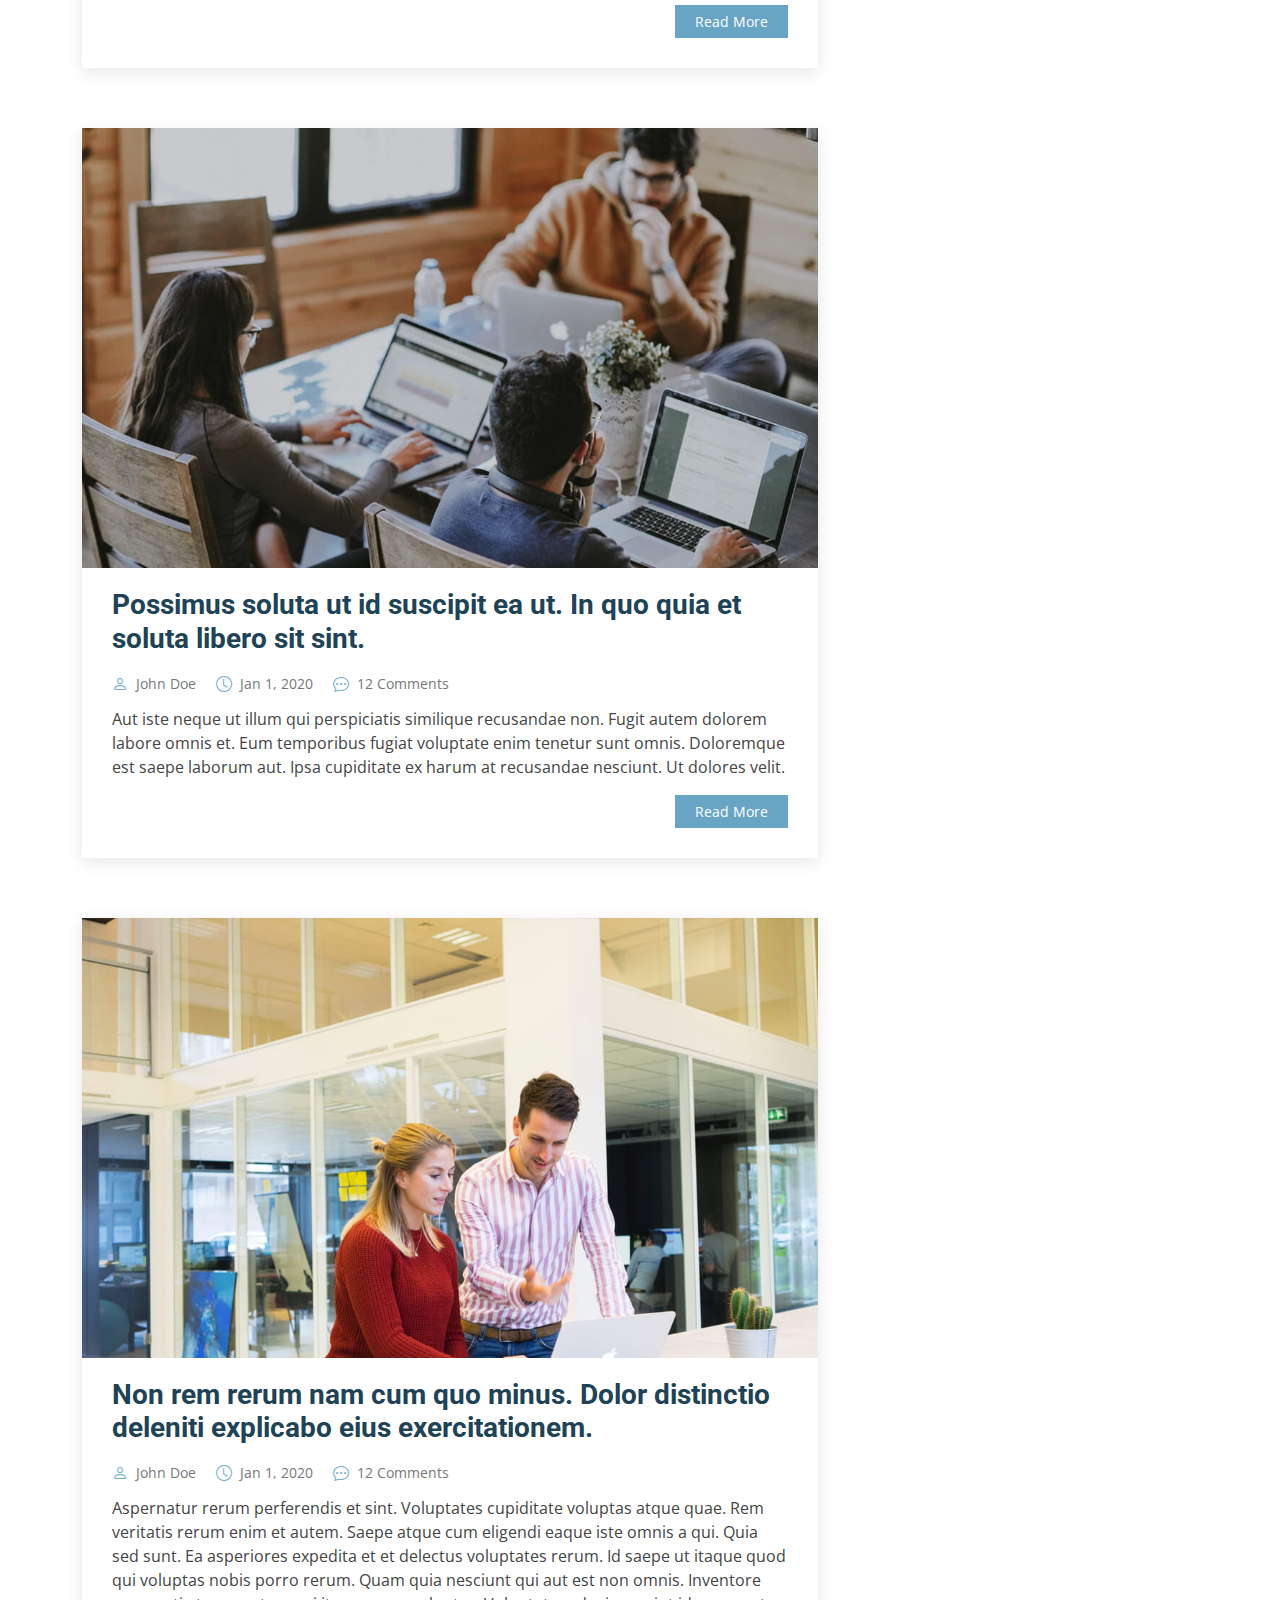
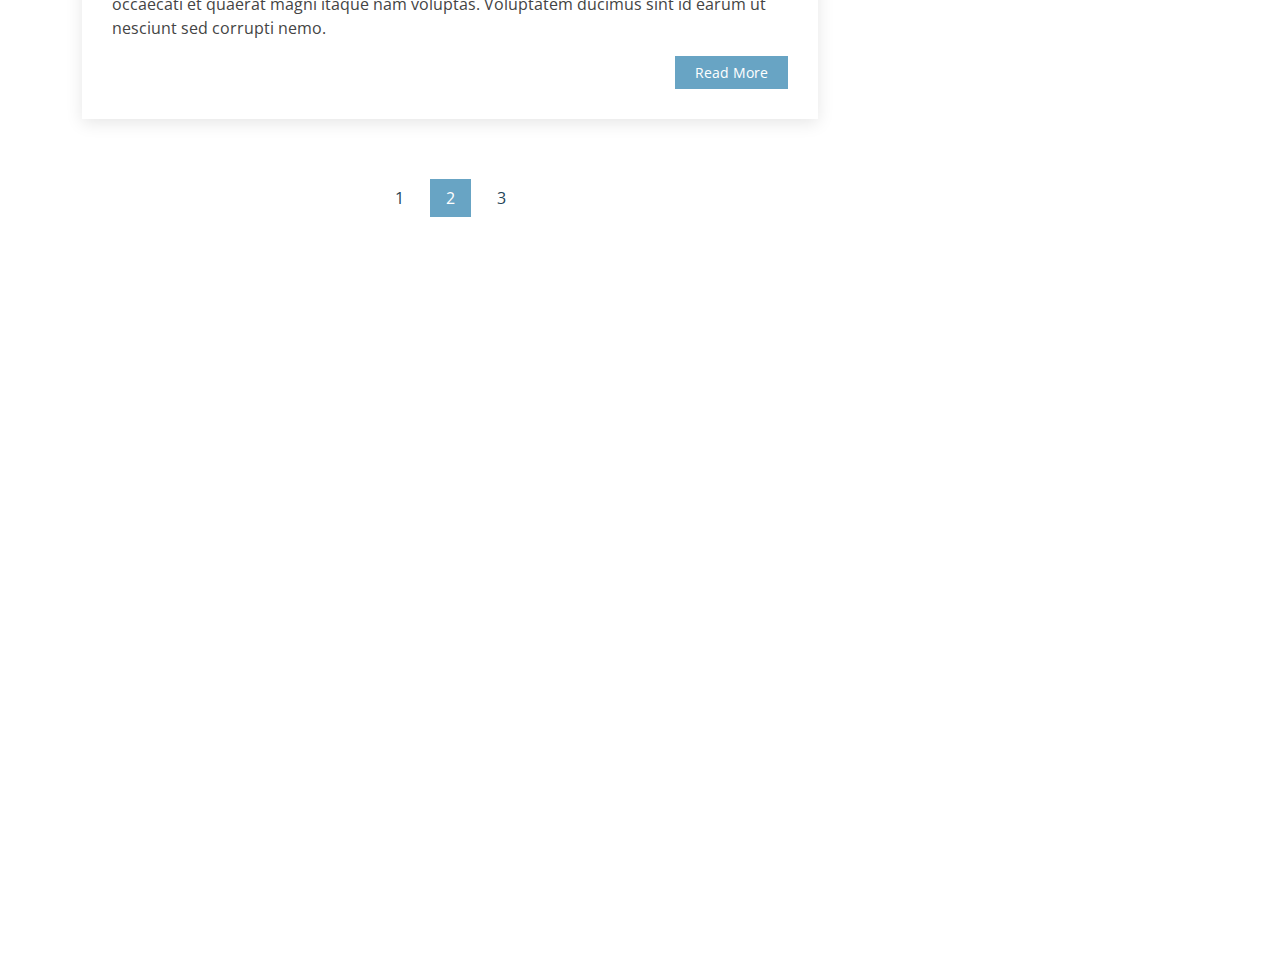
<file: blog.html>
<!DOCTYPE html>
<html lang="en">

<head>
  <meta charset="utf-8">
  <meta content="width=device-width, initial-scale=1.0" name="viewport">

  <title>Blog - Moderna Bootstrap Template</title>
  <meta content="" name="description">
  <meta content="" name="keywords">

  <!-- Favicons -->
  <link href="assets/img/favicon.png" rel="icon">
  <link href="assets/img/apple-touch-icon.png" rel="apple-touch-icon">

  <!-- Google Fonts -->
  <link href="https://fonts.googleapis.com/css?family=Open+Sans:300,300i,400,400i,600,600i,700,700i|Roboto:300,300i,400,400i,500,500i,700,700i&display=swap" rel="stylesheet">

  <!-- Vendor CSS Files -->
  <link href="assets/vendor/animate.css/animate.min.css" rel="stylesheet">
  <link href="assets/vendor/aos/aos.css" rel="stylesheet">
  <link href="assets/vendor/bootstrap/css/bootstrap.min.css" rel="stylesheet">
  <link href="assets/vendor/bootstrap-icons/bootstrap-icons.css" rel="stylesheet">
  <link href="assets/vendor/boxicons/css/boxicons.min.css" rel="stylesheet">
  <link href="assets/vendor/glightbox/css/glightbox.min.css" rel="stylesheet">
  <link href="assets/vendor/swiper/swiper-bundle.min.css" rel="stylesheet">

  <!-- Template Main CSS File -->
  <link href="assets/css/style.css" rel="stylesheet">

  <!-- =======================================================
  * Template Name: Moderna
  * Updated: Sep 18 2023 with Bootstrap v5.3.2
  * Template URL: https://bootstrapmade.com/free-bootstrap-template-corporate-moderna/
  * Author: BootstrapMade.com
  * License: https://bootstrapmade.com/license/
  ======================================================== -->
</head>

<body>

  <!-- ======= Header ======= -->
  <header id="header" class="fixed-top d-flex align-items-center ">
    <div class="container d-flex justify-content-between align-items-center">

      <div class="logo">
        <h1 class="text-light"><a href="index.html"><span>Moderna</span></a></h1>
        <!-- Uncomment below if you prefer to use an image logo -->
        <!-- <a href="index.html"><img src="assets/img/logo.png" alt="" class="img-fluid"></a>-->
      </div>

      <nav id="navbar" class="navbar">
        <ul>
          <li><a class="" href="index.html">Home</a></li>
          <li><a href="about.html">About</a></li>
          <li><a href="services.html">Services</a></li>
          <li><a href="portfolio.html">Portfolio</a></li>
          <li><a href="team.html">Team</a></li>
          <li><a class="active" href="blog.html">Blog</a></li>
          <li class="dropdown"><a href="#"><span>Drop Down</span> <i class="bi bi-chevron-down"></i></a>
            <ul>
              <li><a href="#">Drop Down 1</a></li>
              <li class="dropdown"><a href="#"><span>Deep Drop Down</span> <i class="bi bi-chevron-right"></i></a>
                <ul>
                  <li><a href="#">Deep Drop Down 1</a></li>
                  <li><a href="#">Deep Drop Down 2</a></li>
                  <li><a href="#">Deep Drop Down 3</a></li>
                  <li><a href="#">Deep Drop Down 4</a></li>
                  <li><a href="#">Deep Drop Down 5</a></li>
                </ul>
              </li>
              <li><a href="#">Drop Down 2</a></li>
              <li><a href="#">Drop Down 3</a></li>
              <li><a href="#">Drop Down 4</a></li>
            </ul>
          </li>
          <li><a href="contact.html">Contact Us</a></li>
        </ul>
        <i class="bi bi-list mobile-nav-toggle"></i>
      </nav><!-- .navbar -->

    </div>
  </header><!-- End Header -->

  <main id="main">

    <!-- ======= Blog Section ======= -->
    <section class="breadcrumbs">
      <div class="container">

        <div class="d-flex justify-content-between align-items-center">
          <h2>Blog</h2>

          <ol>
            <li><a href="index.html">Home</a></li>
            <li>Blog</li>
          </ol>
        </div>

      </div>
    </section><!-- End Blog Section -->

    <!-- ======= Blog Section ======= -->
    <section id="blog" class="blog">
      <div class="container" data-aos="fade-up">

        <div class="row">

          <div class="col-lg-8 entries">

            <article class="entry">

              <div class="entry-img">
                <img src="assets/img/blog/blog-1.jpg" alt="" class="img-fluid">
              </div>

              <h2 class="entry-title">
                <a href="blog-single.html">Dolorum optio tempore voluptas dignissimos cumque fuga qui quibusdam quia</a>
              </h2>

              <div class="entry-meta">
                <ul>
                  <li class="d-flex align-items-center"><i class="bi bi-person"></i> <a href="blog-single.html">John Doe</a></li>
                  <li class="d-flex align-items-center"><i class="bi bi-clock"></i> <a href="blog-single.html"><time datetime="2020-01-01">Jan 1, 2020</time></a></li>
                  <li class="d-flex align-items-center"><i class="bi bi-chat-dots"></i> <a href="blog-single.html">12 Comments</a></li>
                </ul>
              </div>

              <div class="entry-content">
                <p>
                  Similique neque nam consequuntur ad non maxime aliquam quas. Quibusdam animi praesentium. Aliquam et laboriosam eius aut nostrum quidem aliquid dicta.
                  Et eveniet enim. Qui velit est ea dolorem doloremque deleniti aperiam unde soluta. Est cum et quod quos aut ut et sit sunt. Voluptate porro consequatur assumenda perferendis dolore.
                </p>
                <div class="read-more">
                  <a href="blog-single.html">Read More</a>
                </div>
              </div>

            </article><!-- End blog entry -->

            <article class="entry">

              <div class="entry-img">
                <img src="assets/img/blog/blog-2.jpg" alt="" class="img-fluid">
              </div>

              <h2 class="entry-title">
                <a href="blog-single.html">Nisi magni odit consequatur autem nulla dolorem</a>
              </h2>

              <div class="entry-meta">
                <ul>
                  <li class="d-flex align-items-center"><i class="bi bi-person"></i> <a href="blog-single.html">John Doe</a></li>
                  <li class="d-flex align-items-center"><i class="bi bi-clock"></i> <a href="blog-single.html"><time datetime="2020-01-01">Jan 1, 2020</time></a></li>
                  <li class="d-flex align-items-center"><i class="bi bi-chat-dots"></i> <a href="blog-single.html">12 Comments</a></li>
                </ul>
              </div>

              <div class="entry-content">
                <p>
                  Incidunt voluptate sit temporibus aperiam. Quia vitae aut sint ullam quis illum voluptatum et. Quo libero rerum voluptatem pariatur nam.
                  Ad impedit qui officiis est in non aliquid veniam laborum. Id ipsum qui aut. Sit aliquam et quia molestias laboriosam. Tempora nam odit omnis eum corrupti qui aliquid excepturi molestiae. Facilis et sint quos sed voluptas. Maxime sed tempore enim omnis non alias odio quos distinctio.
                </p>
                <div class="read-more">
                  <a href="blog-single.html">Read More</a>
                </div>
              </div>

            </article><!-- End blog entry -->

            <article class="entry">

              <div class="entry-img">
                <img src="assets/img/blog/blog-3.jpg" alt="" class="img-fluid">
              </div>

              <h2 class="entry-title">
                <a href="blog-single.html">Possimus soluta ut id suscipit ea ut. In quo quia et soluta libero sit sint.</a>
              </h2>

              <div class="entry-meta">
                <ul>
                  <li class="d-flex align-items-center"><i class="bi bi-person"></i> <a href="blog-single.html">John Doe</a></li>
                  <li class="d-flex align-items-center"><i class="bi bi-clock"></i> <a href="blog-single.html"><time datetime="2020-01-01">Jan 1, 2020</time></a></li>
                  <li class="d-flex align-items-center"><i class="bi bi-chat-dots"></i> <a href="blog-single.html">12 Comments</a></li>
                </ul>
              </div>

              <div class="entry-content">
                <p>
                  Aut iste neque ut illum qui perspiciatis similique recusandae non. Fugit autem dolorem labore omnis et. Eum temporibus fugiat voluptate enim tenetur sunt omnis.
                  Doloremque est saepe laborum aut. Ipsa cupiditate ex harum at recusandae nesciunt. Ut dolores velit.
                </p>
                <div class="read-more">
                  <a href="blog-single.html">Read More</a>
                </div>
              </div>

            </article><!-- End blog entry -->

            <article class="entry">

              <div class="entry-img">
                <img src="assets/img/blog/blog-4.jpg" alt="" class="img-fluid">
              </div>

              <h2 class="entry-title">
                <a href="blog-single.html">Non rem rerum nam cum quo minus. Dolor distinctio deleniti explicabo eius exercitationem.</a>
              </h2>

              <div class="entry-meta">
                <ul>
                  <li class="d-flex align-items-center"><i class="bi bi-person"></i> <a href="blog-single.html">John Doe</a></li>
                  <li class="d-flex align-items-center"><i class="bi bi-clock"></i> <a href="blog-single.html"><time datetime="2020-01-01">Jan 1, 2020</time></a></li>
                  <li class="d-flex align-items-center"><i class="bi bi-chat-dots"></i> <a href="blog-single.html">12 Comments</a></li>
                </ul>
              </div>

              <div class="entry-content">
                <p>
                  Aspernatur rerum perferendis et sint. Voluptates cupiditate voluptas atque quae. Rem veritatis rerum enim et autem. Saepe atque cum eligendi eaque iste omnis a qui.
                  Quia sed sunt. Ea asperiores expedita et et delectus voluptates rerum. Id saepe ut itaque quod qui voluptas nobis porro rerum. Quam quia nesciunt qui aut est non omnis. Inventore occaecati et quaerat magni itaque nam voluptas. Voluptatem ducimus sint id earum ut nesciunt sed corrupti nemo.
                </p>
                <div class="read-more">
                  <a href="blog-single.html">Read More</a>
                </div>
              </div>

            </article><!-- End blog entry -->

            <div class="blog-pagination">
              <ul class="justify-content-center">
                <li><a href="#">1</a></li>
                <li class="active"><a href="#">2</a></li>
                <li><a href="#">3</a></li>
              </ul>
            </div>

          </div><!-- End blog entries list -->

          <div class="col-lg-4">

            <div class="sidebar">

              <h3 class="sidebar-title">Search</h3>
              <div class="sidebar-item search-form">
                <form action="">
                  <input type="text">
                  <button type="submit"><i class="bi bi-search"></i></button>
                </form>
              </div><!-- End sidebar search formn-->

              <h3 class="sidebar-title">Categories</h3>
              <div class="sidebar-item categories">
                <ul>
                  <li><a href="#">General <span>(25)</span></a></li>
                  <li><a href="#">Lifestyle <span>(12)</span></a></li>
                  <li><a href="#">Travel <span>(5)</span></a></li>
                  <li><a href="#">Design <span>(22)</span></a></li>
                  <li><a href="#">Creative <span>(8)</span></a></li>
                  <li><a href="#">Educaion <span>(14)</span></a></li>
                </ul>
              </div><!-- End sidebar categories-->

              <h3 class="sidebar-title">Recent Posts</h3>
              <div class="sidebar-item recent-posts">
                <div class="post-item clearfix">
                  <img src="assets/img/blog/blog-recent-1.jpg" alt="">
                  <h4><a href="blog-single.html">Nihil blanditiis at in nihil autem</a></h4>
                  <time datetime="2020-01-01">Jan 1, 2020</time>
                </div>

                <div class="post-item clearfix">
                  <img src="assets/img/blog/blog-recent-2.jpg" alt="">
                  <h4><a href="blog-single.html">Quidem autem et impedit</a></h4>
                  <time datetime="2020-01-01">Jan 1, 2020</time>
                </div>

                <div class="post-item clearfix">
                  <img src="assets/img/blog/blog-recent-3.jpg" alt="">
                  <h4><a href="blog-single.html">Id quia et et ut maxime similique occaecati ut</a></h4>
                  <time datetime="2020-01-01">Jan 1, 2020</time>
                </div>

                <div class="post-item clearfix">
                  <img src="assets/img/blog/blog-recent-4.jpg" alt="">
                  <h4><a href="blog-single.html">Laborum corporis quo dara net para</a></h4>
                  <time datetime="2020-01-01">Jan 1, 2020</time>
                </div>

                <div class="post-item clearfix">
                  <img src="assets/img/blog/blog-recent-5.jpg" alt="">
                  <h4><a href="blog-single.html">Et dolores corrupti quae illo quod dolor</a></h4>
                  <time datetime="2020-01-01">Jan 1, 2020</time>
                </div>

              </div><!-- End sidebar recent posts-->

              <h3 class="sidebar-title">Tags</h3>
              <div class="sidebar-item tags">
                <ul>
                  <li><a href="#">App</a></li>
                  <li><a href="#">IT</a></li>
                  <li><a href="#">Business</a></li>
                  <li><a href="#">Mac</a></li>
                  <li><a href="#">Design</a></li>
                  <li><a href="#">Office</a></li>
                  <li><a href="#">Creative</a></li>
                  <li><a href="#">Studio</a></li>
                  <li><a href="#">Smart</a></li>
                  <li><a href="#">Tips</a></li>
                  <li><a href="#">Marketing</a></li>
                </ul>
              </div><!-- End sidebar tags-->

            </div><!-- End sidebar -->

          </div><!-- End blog sidebar -->

        </div>

      </div>
    </section><!-- End Blog Section -->

  </main><!-- End #main -->

  <!-- ======= Footer ======= -->
  <footer id="footer" data-aos="fade-up" data-aos-easing="ease-in-out" data-aos-duration="500">

    <div class="footer-newsletter">
      <div class="container">
        <div class="row">
          <div class="col-lg-6">
            <h4>Our Newsletter</h4>
            <p>Tamen quem nulla quae legam multos aute sint culpa legam noster magna</p>
          </div>
          <div class="col-lg-6">
            <form action="" method="post">
              <input type="email" name="email"><input type="submit" value="Subscribe">
            </form>
          </div>
        </div>
      </div>
    </div>

    <div class="footer-top">
      <div class="container">
        <div class="row">

          <div class="col-lg-3 col-md-6 footer-links">
            <h4>Useful Links</h4>
            <ul>
              <li><i class="bx bx-chevron-right"></i> <a href="#">Home</a></li>
              <li><i class="bx bx-chevron-right"></i> <a href="#">About us</a></li>
              <li><i class="bx bx-chevron-right"></i> <a href="#">Services</a></li>
              <li><i class="bx bx-chevron-right"></i> <a href="#">Terms of service</a></li>
              <li><i class="bx bx-chevron-right"></i> <a href="#">Privacy policy</a></li>
            </ul>
          </div>

          <div class="col-lg-3 col-md-6 footer-links">
            <h4>Our Services</h4>
            <ul>
              <li><i class="bx bx-chevron-right"></i> <a href="#">Web Design</a></li>
              <li><i class="bx bx-chevron-right"></i> <a href="#">Web Development</a></li>
              <li><i class="bx bx-chevron-right"></i> <a href="#">Product Management</a></li>
              <li><i class="bx bx-chevron-right"></i> <a href="#">Marketing</a></li>
              <li><i class="bx bx-chevron-right"></i> <a href="#">Graphic Design</a></li>
            </ul>
          </div>

          <div class="col-lg-3 col-md-6 footer-contact">
            <h4>Contact Us</h4>
            <p>
              A108 Adam Street <br>
              New York, NY 535022<br>
              United States <br><br>
              <strong>Phone:</strong> +1 5589 55488 55<br>
              <strong>Email:</strong> info@example.com<br>
            </p>

          </div>

          <div class="col-lg-3 col-md-6 footer-info">
            <h3>About Moderna</h3>
            <p>Cras fermentum odio eu feugiat lide par naso tierra. Justo eget nada terra videa magna derita valies darta donna mare fermentum iaculis eu non diam phasellus.</p>
            <div class="social-links mt-3">
              <a href="#" class="twitter"><i class="bx bxl-twitter"></i></a>
              <a href="#" class="facebook"><i class="bx bxl-facebook"></i></a>
              <a href="#" class="instagram"><i class="bx bxl-instagram"></i></a>
              <a href="#" class="linkedin"><i class="bx bxl-linkedin"></i></a>
            </div>
          </div>

        </div>
      </div>
    </div>

    <div class="container">
      <div class="copyright">
        &copy; Copyright <strong><span>Moderna</span></strong>. All Rights Reserved
      </div>
      <div class="credits">
        <!-- All the links in the footer should remain intact. -->
        <!-- You can delete the links only if you purchased the pro version. -->
        <!-- Licensing information: https://bootstrapmade.com/license/ -->
        <!-- Purchase the pro version with working PHP/AJAX contact form: https://bootstrapmade.com/free-bootstrap-template-corporate-moderna/ -->
        Designed by <a href="https://bootstrapmade.com/">BootstrapMade</a>
      </div>
    </div>
  </footer><!-- End Footer -->

  <a href="#" class="back-to-top d-flex align-items-center justify-content-center"><i class="bi bi-arrow-up-short"></i></a>

  <!-- Vendor JS Files -->
  <script src="assets/vendor/purecounter/purecounter_vanilla.js"></script>
  <script src="assets/vendor/aos/aos.js"></script>
  <script src="assets/vendor/bootstrap/js/bootstrap.bundle.min.js"></script>
  <script src="assets/vendor/glightbox/js/glightbox.min.js"></script>
  <script src="assets/vendor/isotope-layout/isotope.pkgd.min.js"></script>
  <script src="assets/vendor/swiper/swiper-bundle.min.js"></script>
  <script src="assets/vendor/waypoints/noframework.waypoints.js"></script>
  <script src="assets/vendor/php-email-form/validate.js"></script>

  <!-- Template Main JS File -->
  <script src="assets/js/main.js"></script>

</body>

</html>
</file>
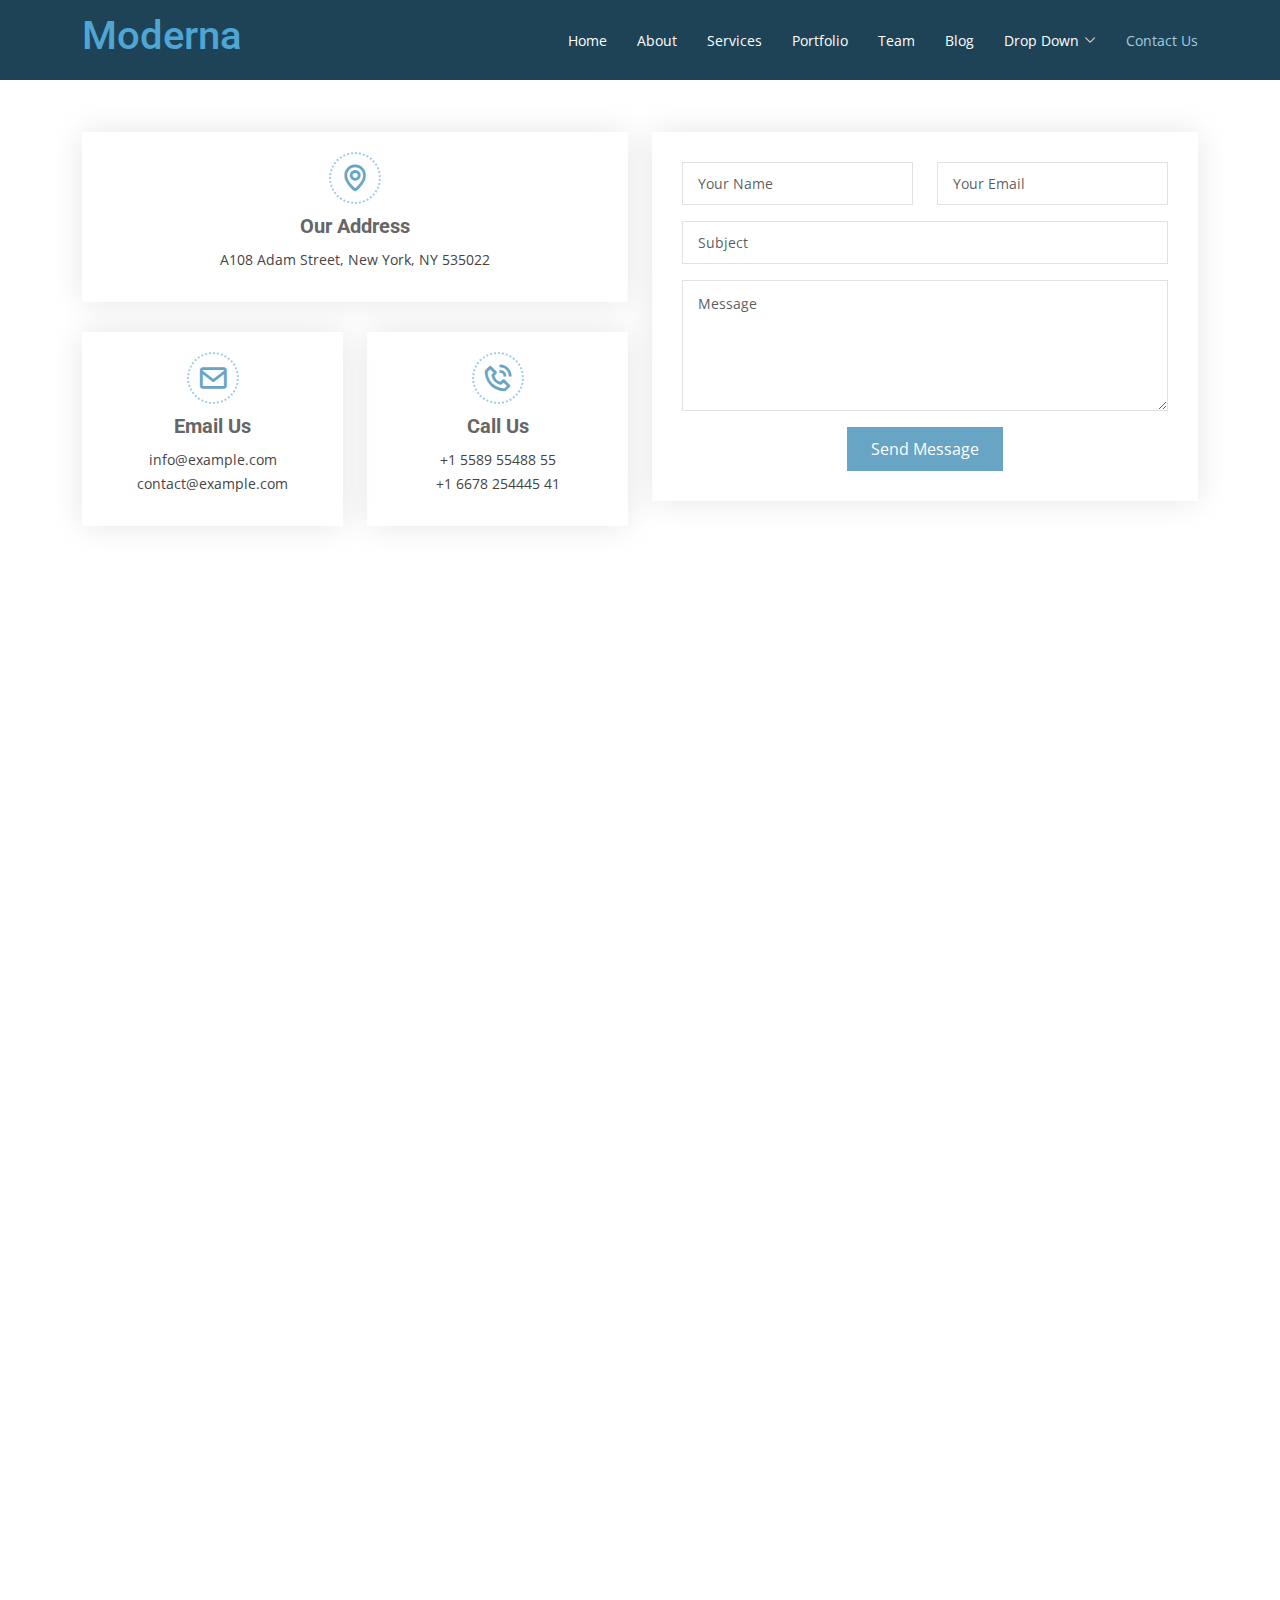
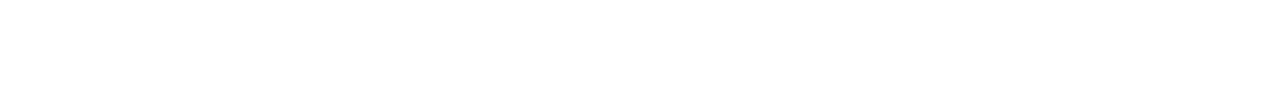
<file: contact.html>
<!DOCTYPE html>
<html lang="en">

<head>
  <meta charset="utf-8">
  <meta content="width=device-width, initial-scale=1.0" name="viewport">

  <title>Contact - Moderna Bootstrap Template</title>
  <meta content="" name="description">
  <meta content="" name="keywords">

  <!-- Favicons -->
  <link href="assets/img/favicon.png" rel="icon">
  <link href="assets/img/apple-touch-icon.png" rel="apple-touch-icon">

  <!-- Google Fonts -->
  <link href="https://fonts.googleapis.com/css?family=Open+Sans:300,300i,400,400i,600,600i,700,700i|Roboto:300,300i,400,400i,500,500i,700,700i&display=swap" rel="stylesheet">

  <!-- Vendor CSS Files -->
  <link href="assets/vendor/animate.css/animate.min.css" rel="stylesheet">
  <link href="assets/vendor/aos/aos.css" rel="stylesheet">
  <link href="assets/vendor/bootstrap/css/bootstrap.min.css" rel="stylesheet">
  <link href="assets/vendor/bootstrap-icons/bootstrap-icons.css" rel="stylesheet">
  <link href="assets/vendor/boxicons/css/boxicons.min.css" rel="stylesheet">
  <link href="assets/vendor/glightbox/css/glightbox.min.css" rel="stylesheet">
  <link href="assets/vendor/swiper/swiper-bundle.min.css" rel="stylesheet">

  <!-- Template Main CSS File -->
  <link href="assets/css/style.css" rel="stylesheet">

  <!-- =======================================================
  * Template Name: Moderna
  * Updated: Sep 18 2023 with Bootstrap v5.3.2
  * Template URL: https://bootstrapmade.com/free-bootstrap-template-corporate-moderna/
  * Author: BootstrapMade.com
  * License: https://bootstrapmade.com/license/
  ======================================================== -->
</head>

<body>

  <!-- ======= Header ======= -->
  <header id="header" class="fixed-top d-flex align-items-center ">
    <div class="container d-flex justify-content-between align-items-center">

      <div class="logo">
        <h1 class="text-light"><a href="index.html"><span>Moderna</span></a></h1>
        <!-- Uncomment below if you prefer to use an image logo -->
        <!-- <a href="index.html"><img src="assets/img/logo.png" alt="" class="img-fluid"></a>-->
      </div>

      <nav id="navbar" class="navbar">
        <ul>
          <li><a class="" href="index.html">Home</a></li>
          <li><a href="about.html">About</a></li>
          <li><a href="services.html">Services</a></li>
          <li><a href="portfolio.html">Portfolio</a></li>
          <li><a href="team.html">Team</a></li>
          <li><a href="blog.html">Blog</a></li>
          <li class="dropdown"><a href="#"><span>Drop Down</span> <i class="bi bi-chevron-down"></i></a>
            <ul>
              <li><a href="#">Drop Down 1</a></li>
              <li class="dropdown"><a href="#"><span>Deep Drop Down</span> <i class="bi bi-chevron-right"></i></a>
                <ul>
                  <li><a href="#">Deep Drop Down 1</a></li>
                  <li><a href="#">Deep Drop Down 2</a></li>
                  <li><a href="#">Deep Drop Down 3</a></li>
                  <li><a href="#">Deep Drop Down 4</a></li>
                  <li><a href="#">Deep Drop Down 5</a></li>
                </ul>
              </li>
              <li><a href="#">Drop Down 2</a></li>
              <li><a href="#">Drop Down 3</a></li>
              <li><a href="#">Drop Down 4</a></li>
            </ul>
          </li>
          <li><a class="active" href="contact.html">Contact Us</a></li>
        </ul>
        <i class="bi bi-list mobile-nav-toggle"></i>
      </nav><!-- .navbar -->

    </div>
  </header><!-- End Header -->

  <main id="main">

    <!-- ======= Contact Section ======= -->
    <section class="breadcrumbs">
      <div class="container">

        <div class="d-flex justify-content-between align-items-center">
          <h2>Contact</h2>
          <ol>
            <li><a href="index.html">Home</a></li>
            <li>Contact</li>
          </ol>
        </div>

      </div>
    </section><!-- End Contact Section -->

    <!-- ======= Contact Section ======= -->
    <section class="contact" data-aos="fade-up" data-aos-easing="ease-in-out" data-aos-duration="500">
      <div class="container">

        <div class="row">

          <div class="col-lg-6">

            <div class="row">
              <div class="col-md-12">
                <div class="info-box">
                  <i class="bx bx-map"></i>
                  <h3>Our Address</h3>
                  <p>A108 Adam Street, New York, NY 535022</p>
                </div>
              </div>
              <div class="col-md-6">
                <div class="info-box">
                  <i class="bx bx-envelope"></i>
                  <h3>Email Us</h3>
                  <p>info@example.com<br>contact@example.com</p>
                </div>
              </div>
              <div class="col-md-6">
                <div class="info-box">
                  <i class="bx bx-phone-call"></i>
                  <h3>Call Us</h3>
                  <p>+1 5589 55488 55<br>+1 6678 254445 41</p>
                </div>
              </div>
            </div>

          </div>

          <div class="col-lg-6">
            <form action="forms/contact.php" method="post" role="form" class="php-email-form">
              <div class="row">
                <div class="col-md-6 form-group">
                  <input type="text" name="name" class="form-control" id="name" placeholder="Your Name" required>
                </div>
                <div class="col-md-6 form-group mt-3 mt-md-0">
                  <input type="email" class="form-control" name="email" id="email" placeholder="Your Email" required>
                </div>
              </div>
              <div class="form-group mt-3">
                <input type="text" class="form-control" name="subject" id="subject" placeholder="Subject" required>
              </div>
              <div class="form-group mt-3">
                <textarea class="form-control" name="message" rows="5" placeholder="Message" required></textarea>
              </div>
              <div class="my-3">
                <div class="loading">Loading</div>
                <div class="error-message"></div>
                <div class="sent-message">Your message has been sent. Thank you!</div>
              </div>
              <div class="text-center"><button type="submit">Send Message</button></div>
            </form>
          </div>

        </div>

      </div>
    </section><!-- End Contact Section -->

    <!-- ======= Map Section ======= -->
    <section class="map mt-2">
      <div class="container-fluid p-0">
        <iframe src="https://www.google.com/maps/embed?pb=!1m18!1m12!1m3!1d3024.2219901290355!2d-74.00369368400567!3d40.71312937933185!2m3!1f0!2f0!3f0!3m2!1i1024!2i768!4f13.1!3m3!1m2!1s0x89c25a23e28c1191%3A0x49f75d3281df052a!2s150%20Park%20Row%2C%20New%20York%2C%20NY%2010007%2C%20USA!5e0!3m2!1sen!2sbg!4v1579767901424!5m2!1sen!2sbg" frameborder="0" style="border:0;" allowfullscreen=""></iframe>
      </div>
    </section><!-- End Map Section -->

  </main><!-- End #main -->

  <!-- ======= Footer ======= -->
  <footer id="footer" data-aos="fade-up" data-aos-easing="ease-in-out" data-aos-duration="500">

    <div class="footer-newsletter">
      <div class="container">
        <div class="row">
          <div class="col-lg-6">
            <h4>Our Newsletter</h4>
            <p>Tamen quem nulla quae legam multos aute sint culpa legam noster magna</p>
          </div>
          <div class="col-lg-6">
            <form action="" method="post">
              <input type="email" name="email"><input type="submit" value="Subscribe">
            </form>
          </div>
        </div>
      </div>
    </div>

    <div class="footer-top">
      <div class="container">
        <div class="row">

          <div class="col-lg-3 col-md-6 footer-links">
            <h4>Useful Links</h4>
            <ul>
              <li><i class="bx bx-chevron-right"></i> <a href="#">Home</a></li>
              <li><i class="bx bx-chevron-right"></i> <a href="#">About us</a></li>
              <li><i class="bx bx-chevron-right"></i> <a href="#">Services</a></li>
              <li><i class="bx bx-chevron-right"></i> <a href="#">Terms of service</a></li>
              <li><i class="bx bx-chevron-right"></i> <a href="#">Privacy policy</a></li>
            </ul>
          </div>

          <div class="col-lg-3 col-md-6 footer-links">
            <h4>Our Services</h4>
            <ul>
              <li><i class="bx bx-chevron-right"></i> <a href="#">Web Design</a></li>
              <li><i class="bx bx-chevron-right"></i> <a href="#">Web Development</a></li>
              <li><i class="bx bx-chevron-right"></i> <a href="#">Product Management</a></li>
              <li><i class="bx bx-chevron-right"></i> <a href="#">Marketing</a></li>
              <li><i class="bx bx-chevron-right"></i> <a href="#">Graphic Design</a></li>
            </ul>
          </div>

          <div class="col-lg-3 col-md-6 footer-contact">
            <h4>Contact Us</h4>
            <p>
              A108 Adam Street <br>
              New York, NY 535022<br>
              United States <br><br>
              <strong>Phone:</strong> +1 5589 55488 55<br>
              <strong>Email:</strong> info@example.com<br>
            </p>

          </div>

          <div class="col-lg-3 col-md-6 footer-info">
            <h3>About Moderna</h3>
            <p>Cras fermentum odio eu feugiat lide par naso tierra. Justo eget nada terra videa magna derita valies darta donna mare fermentum iaculis eu non diam phasellus.</p>
            <div class="social-links mt-3">
              <a href="#" class="twitter"><i class="bx bxl-twitter"></i></a>
              <a href="#" class="facebook"><i class="bx bxl-facebook"></i></a>
              <a href="#" class="instagram"><i class="bx bxl-instagram"></i></a>
              <a href="#" class="linkedin"><i class="bx bxl-linkedin"></i></a>
            </div>
          </div>

        </div>
      </div>
    </div>

    <div class="container">
      <div class="copyright">
        &copy; Copyright <strong><span>Moderna</span></strong>. All Rights Reserved
      </div>
      <div class="credits">
        <!-- All the links in the footer should remain intact. -->
        <!-- You can delete the links only if you purchased the pro version. -->
        <!-- Licensing information: https://bootstrapmade.com/license/ -->
        <!-- Purchase the pro version with working PHP/AJAX contact form: https://bootstrapmade.com/free-bootstrap-template-corporate-moderna/ -->
        Designed by <a href="https://bootstrapmade.com/">BootstrapMade</a>
      </div>
    </div>
  </footer><!-- End Footer -->

  <a href="#" class="back-to-top d-flex align-items-center justify-content-center"><i class="bi bi-arrow-up-short"></i></a>

  <!-- Vendor JS Files -->
  <script src="assets/vendor/purecounter/purecounter_vanilla.js"></script>
  <script src="assets/vendor/aos/aos.js"></script>
  <script src="assets/vendor/bootstrap/js/bootstrap.bundle.min.js"></script>
  <script src="assets/vendor/glightbox/js/glightbox.min.js"></script>
  <script src="assets/vendor/isotope-layout/isotope.pkgd.min.js"></script>
  <script src="assets/vendor/swiper/swiper-bundle.min.js"></script>
  <script src="assets/vendor/waypoints/noframework.waypoints.js"></script>
  <script src="assets/vendor/php-email-form/validate.js"></script>

  <!-- Template Main JS File -->
  <script src="assets/js/main.js"></script>

</body>

</html>
</file>
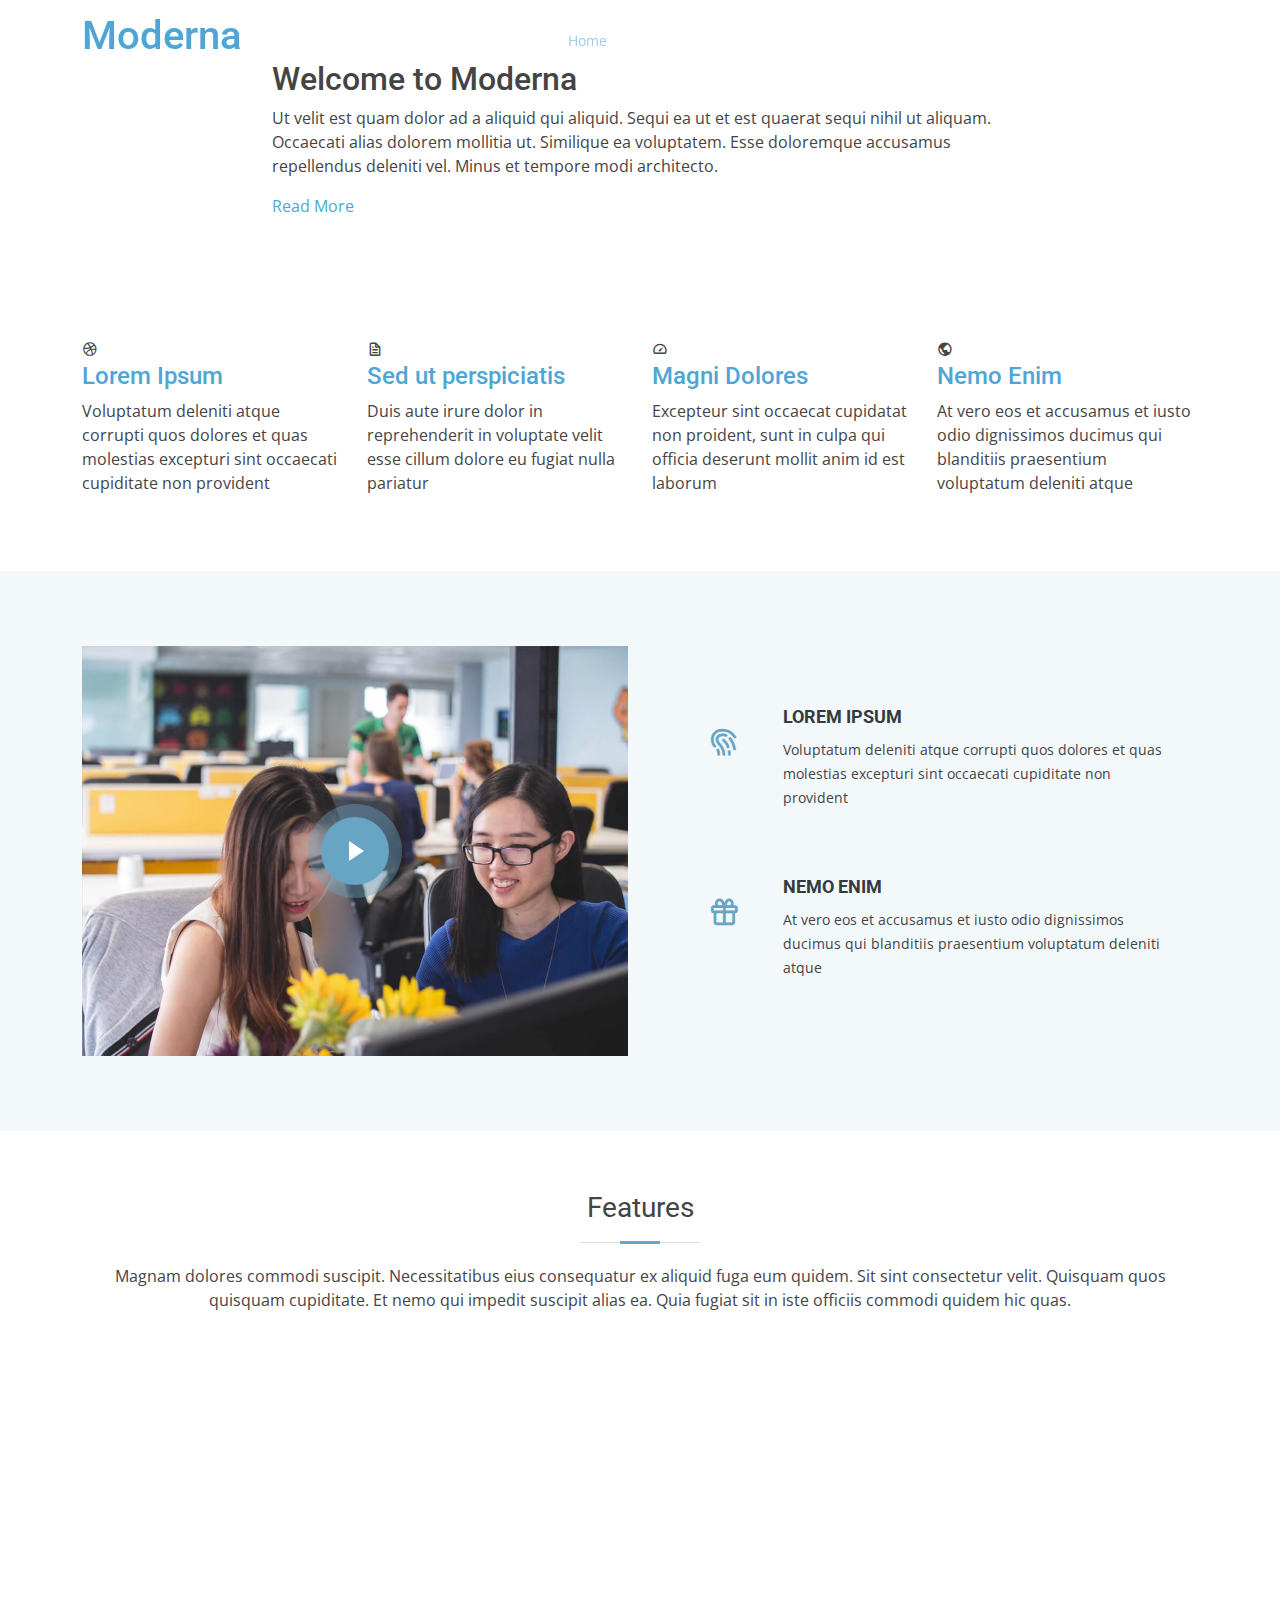
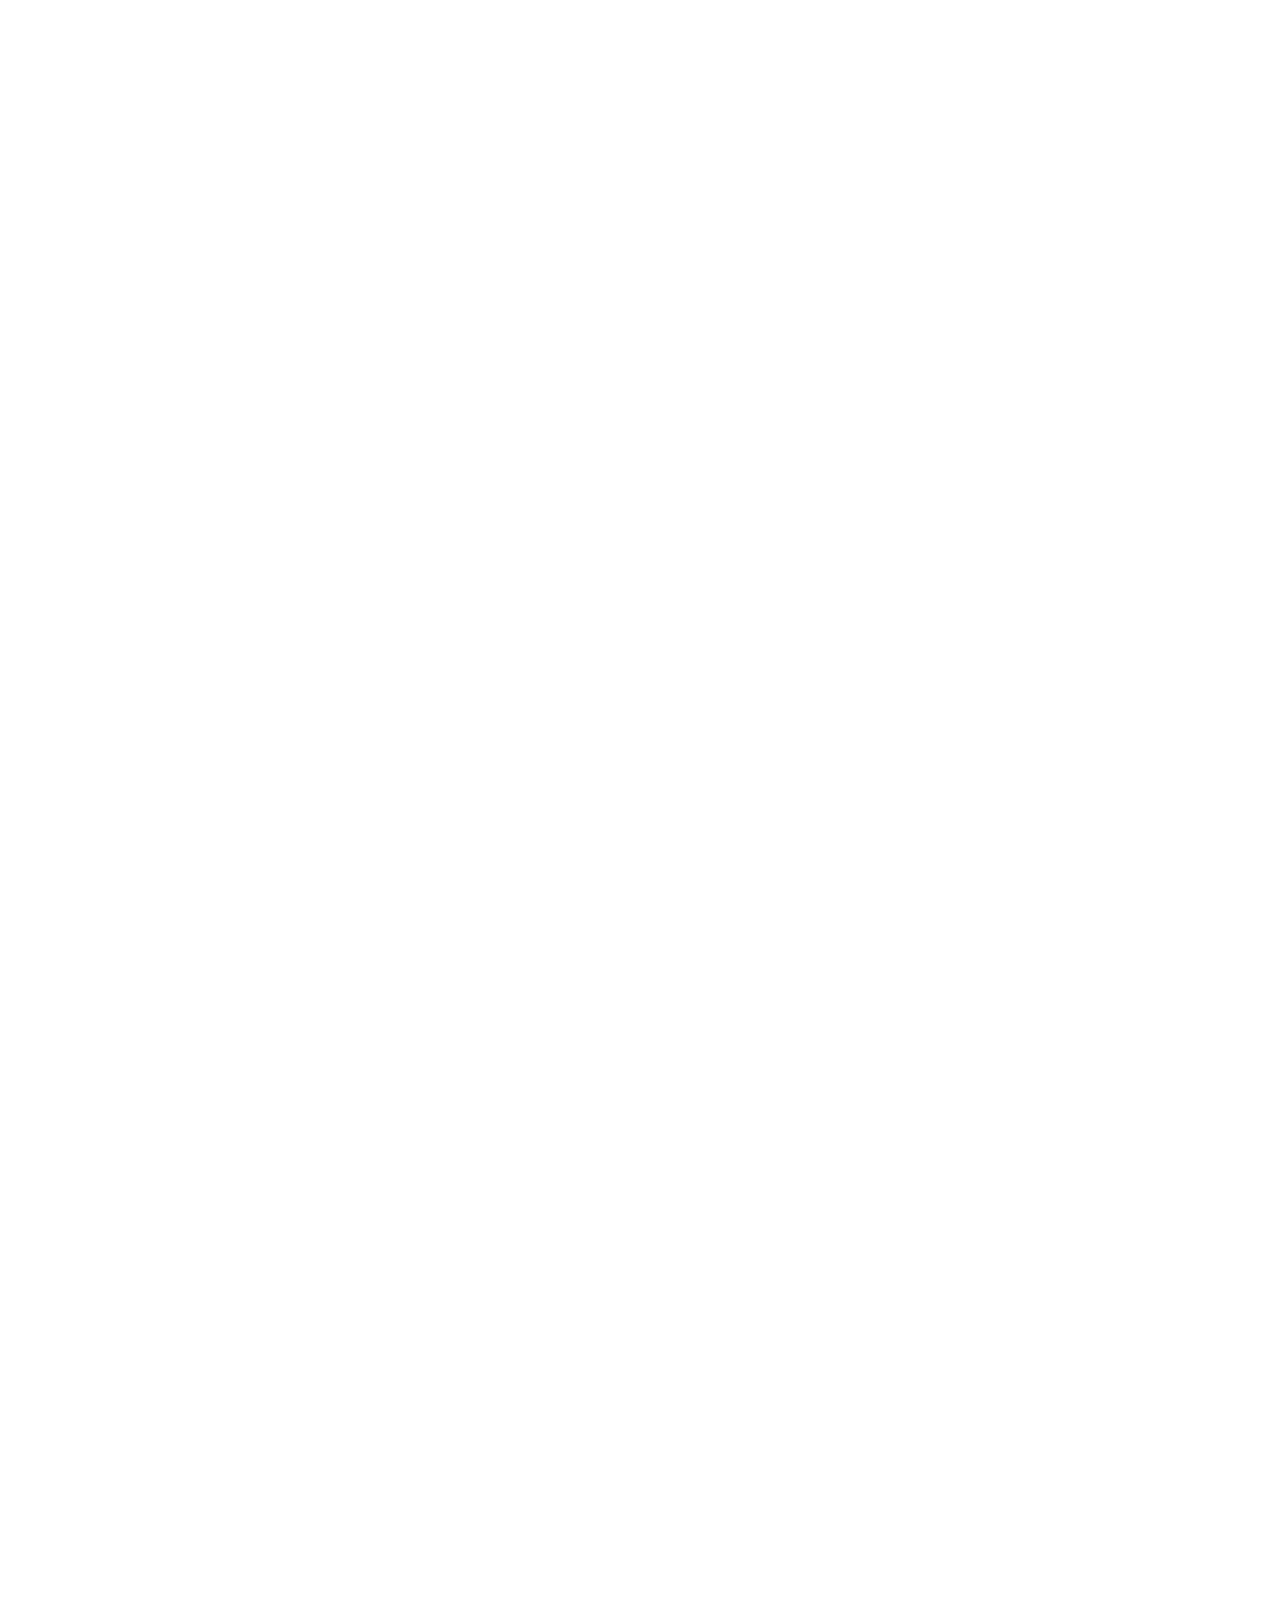
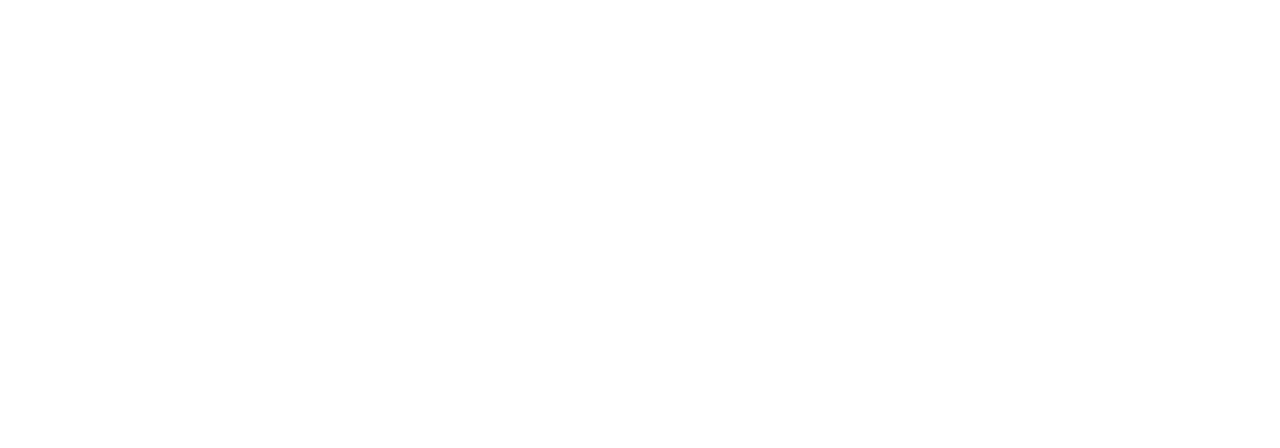
<file: index-2.html>
<!DOCTYPE html>
<html lang="en">

<head>
  <meta charset="utf-8">
  <meta content="width=device-width, initial-scale=1.0" name="viewport">

  <title>Moderna Bootstrap Template - Index 2 without slider</title>
  <meta content="" name="description">
  <meta content="" name="keywords">

  <!-- Favicons -->
  <link href="assets/img/favicon.png" rel="icon">
  <link href="assets/img/apple-touch-icon.png" rel="apple-touch-icon">

  <!-- Google Fonts -->
  <link href="https://fonts.googleapis.com/css?family=Open+Sans:300,300i,400,400i,600,600i,700,700i|Roboto:300,300i,400,400i,500,500i,700,700i&display=swap" rel="stylesheet">

  <!-- Vendor CSS Files -->
  <link href="assets/vendor/animate.css/animate.min.css" rel="stylesheet">
  <link href="assets/vendor/aos/aos.css" rel="stylesheet">
  <link href="assets/vendor/bootstrap/css/bootstrap.min.css" rel="stylesheet">
  <link href="assets/vendor/bootstrap-icons/bootstrap-icons.css" rel="stylesheet">
  <link href="assets/vendor/boxicons/css/boxicons.min.css" rel="stylesheet">
  <link href="assets/vendor/glightbox/css/glightbox.min.css" rel="stylesheet">
  <link href="assets/vendor/swiper/swiper-bundle.min.css" rel="stylesheet">

  <!-- Template Main CSS File -->
  <link href="assets/css/style.css" rel="stylesheet">

  <!-- =======================================================
  * Template Name: Moderna
  * Updated: Sep 18 2023 with Bootstrap v5.3.2
  * Template URL: https://bootstrapmade.com/free-bootstrap-template-corporate-moderna/
  * Author: BootstrapMade.com
  * License: https://bootstrapmade.com/license/
  ======================================================== -->
</head>

<body>

  <!-- ======= Header ======= -->
  <header id="header" class="fixed-top d-flex align-items-center header-transparent">
    <div class="container d-flex justify-content-between align-items-center">

      <div class="logo">
        <h1 class="text-light"><a href="index.html"><span>Moderna</span></a></h1>
        <!-- Uncomment below if you prefer to use an image logo -->
        <!-- <a href="index.html"><img src="assets/img/logo.png" alt="" class="img-fluid"></a>-->
      </div>

      <nav id="navbar" class="navbar">
        <ul>
          <li><a class="active " href="index.html">Home</a></li>
          <li><a href="about.html">About</a></li>
          <li><a href="services.html">Services</a></li>
          <li><a href="portfolio.html">Portfolio</a></li>
          <li><a href="team.html">Team</a></li>
          <li><a href="blog.html">Blog</a></li>
          <li class="dropdown"><a href="#"><span>Drop Down</span> <i class="bi bi-chevron-down"></i></a>
            <ul>
              <li><a href="#">Drop Down 1</a></li>
              <li class="dropdown"><a href="#"><span>Deep Drop Down</span> <i class="bi bi-chevron-right"></i></a>
                <ul>
                  <li><a href="#">Deep Drop Down 1</a></li>
                  <li><a href="#">Deep Drop Down 2</a></li>
                  <li><a href="#">Deep Drop Down 3</a></li>
                  <li><a href="#">Deep Drop Down 4</a></li>
                  <li><a href="#">Deep Drop Down 5</a></li>
                </ul>
              </li>
              <li><a href="#">Drop Down 2</a></li>
              <li><a href="#">Drop Down 3</a></li>
              <li><a href="#">Drop Down 4</a></li>
            </ul>
          </li>
          <li><a href="contact.html">Contact Us</a></li>
        </ul>
        <i class="bi bi-list mobile-nav-toggle"></i>
      </nav><!-- .navbar -->

    </div>
  </header><!-- End Header -->

  <!-- ======= Hero No Slider Section ======= -->
  <section id="hero-no-slider" class="d-flex justify-cntent-center align-items-center">
    <div class="container position-relative" data-aos="fade-up" data-aos-delay="100">
      <div class="row justify-content-center">
        <div class="col-xl-8">
          <h2>Welcome to Moderna</h2>
          <p>Ut velit est quam dolor ad a aliquid qui aliquid. Sequi ea ut et est quaerat sequi nihil ut aliquam. Occaecati alias dolorem mollitia ut. Similique ea voluptatem. Esse doloremque accusamus repellendus deleniti vel. Minus et tempore modi architecto.</p>
          <a href="" class="btn-get-started ">Read More</a>
        </div>
      </div>
    </div>
  </section><!-- End Hero No Slider Sectio -->

  <main id="main">

    <!-- ======= Services Section ======= -->
    <section class="services">
      <div class="container">

        <div class="row">
          <div class="col-md-6 col-lg-3 d-flex align-items-stretch" data-aos="fade-up">
            <div class="icon-box icon-box-pink">
              <div class="icon"><i class="bx bxl-dribbble"></i></div>
              <h4 class="title"><a href="">Lorem Ipsum</a></h4>
              <p class="description">Voluptatum deleniti atque corrupti quos dolores et quas molestias excepturi sint occaecati cupiditate non provident</p>
            </div>
          </div>

          <div class="col-md-6 col-lg-3 d-flex align-items-stretch" data-aos="fade-up" data-aos-delay="100">
            <div class="icon-box icon-box-cyan">
              <div class="icon"><i class="bx bx-file"></i></div>
              <h4 class="title"><a href="">Sed ut perspiciatis</a></h4>
              <p class="description">Duis aute irure dolor in reprehenderit in voluptate velit esse cillum dolore eu fugiat nulla pariatur</p>
            </div>
          </div>

          <div class="col-md-6 col-lg-3 d-flex align-items-stretch" data-aos="fade-up" data-aos-delay="200">
            <div class="icon-box icon-box-green">
              <div class="icon"><i class="bx bx-tachometer"></i></div>
              <h4 class="title"><a href="">Magni Dolores</a></h4>
              <p class="description">Excepteur sint occaecat cupidatat non proident, sunt in culpa qui officia deserunt mollit anim id est laborum</p>
            </div>
          </div>

          <div class="col-md-6 col-lg-3 d-flex align-items-stretch" data-aos="fade-up" data-aos-delay="200">
            <div class="icon-box icon-box-blue">
              <div class="icon"><i class="bx bx-world"></i></div>
              <h4 class="title"><a href="">Nemo Enim</a></h4>
              <p class="description">At vero eos et accusamus et iusto odio dignissimos ducimus qui blanditiis praesentium voluptatum deleniti atque</p>
            </div>
          </div>

        </div>

      </div>
    </section><!-- End Services Section -->

    <!-- ======= Why Us Section ======= -->
    <section class="why-us section-bg" data-aos="fade-up" date-aos-delay="200">
      <div class="container">

        <div class="row">
          <div class="col-lg-6 video-box">
            <img src="assets/img/why-us.jpg" class="img-fluid" alt="">
            <a href="https://www.youtube.com/watch?v=jDDaplaOz7Q" class="venobox play-btn mb-4" data-vbtype="video" data-autoplay="true"></a>
          </div>

          <div class="col-lg-6 d-flex flex-column justify-content-center p-5">

            <div class="icon-box">
              <div class="icon"><i class="bx bx-fingerprint"></i></div>
              <h4 class="title"><a href="">Lorem Ipsum</a></h4>
              <p class="description">Voluptatum deleniti atque corrupti quos dolores et quas molestias excepturi sint occaecati cupiditate non provident</p>
            </div>

            <div class="icon-box">
              <div class="icon"><i class="bx bx-gift"></i></div>
              <h4 class="title"><a href="">Nemo Enim</a></h4>
              <p class="description">At vero eos et accusamus et iusto odio dignissimos ducimus qui blanditiis praesentium voluptatum deleniti atque</p>
            </div>

          </div>
        </div>

      </div>
    </section><!-- End Why Us Section -->

    <!-- ======= Features Section ======= -->
    <section class="features">
      <div class="container">

        <div class="section-title">
          <h2>Features</h2>
          <p>Magnam dolores commodi suscipit. Necessitatibus eius consequatur ex aliquid fuga eum quidem. Sit sint consectetur velit. Quisquam quos quisquam cupiditate. Et nemo qui impedit suscipit alias ea. Quia fugiat sit in iste officiis commodi quidem hic quas.</p>
        </div>

        <div class="row" data-aos="fade-up">
          <div class="col-md-5">
            <img src="assets/img/features-1.svg" class="img-fluid" alt="">
          </div>
          <div class="col-md-7 pt-4">
            <h3>Voluptatem dignissimos provident quasi corporis voluptates sit assumenda.</h3>
            <p class="fst-italic">
              Lorem ipsum dolor sit amet, consectetur adipiscing elit, sed do eiusmod tempor incididunt ut labore et dolore
              magna aliqua.
            </p>
            <ul>
              <li><i class="bi bi-check"></i> Ullamco laboris nisi ut aliquip ex ea commodo consequat.</li>
              <li><i class="bi bi-check"></i> Duis aute irure dolor in reprehenderit in voluptate velit.</li>
            </ul>
          </div>
        </div>

        <div class="row" data-aos="fade-up">
          <div class="col-md-5 order-1 order-md-2">
            <img src="assets/img/features-2.svg" class="img-fluid" alt="">
          </div>
          <div class="col-md-7 pt-5 order-2 order-md-1">
            <h3>Corporis temporibus maiores provident</h3>
            <p class="fst-italic">
              Lorem ipsum dolor sit amet, consectetur adipiscing elit, sed do eiusmod tempor incididunt ut labore et dolore
              magna aliqua.
            </p>
            <p>
              Ullamco laboris nisi ut aliquip ex ea commodo consequat. Duis aute irure dolor in reprehenderit in voluptate
              velit esse cillum dolore eu fugiat nulla pariatur. Excepteur sint occaecat cupidatat non proident, sunt in
              culpa qui officia deserunt mollit anim id est laborum
            </p>
          </div>
        </div>

        <div class="row" data-aos="fade-up">
          <div class="col-md-5">
            <img src="assets/img/features-3.svg" class="img-fluid" alt="">
          </div>
          <div class="col-md-7 pt-5">
            <h3>Sunt consequatur ad ut est nulla consectetur reiciendis animi voluptas</h3>
            <p>Cupiditate placeat cupiditate placeat est ipsam culpa. Delectus quia minima quod. Sunt saepe odit aut quia voluptatem hic voluptas dolor doloremque.</p>
            <ul>
              <li><i class="bi bi-check"></i> Ullamco laboris nisi ut aliquip ex ea commodo consequat.</li>
              <li><i class="bi bi-check"></i> Duis aute irure dolor in reprehenderit in voluptate velit.</li>
              <li><i class="bi bi-check"></i> Facilis ut et voluptatem aperiam. Autem soluta ad fugiat.</li>
            </ul>
          </div>
        </div>

        <div class="row" data-aos="fade-up">
          <div class="col-md-5 order-1 order-md-2">
            <img src="assets/img/features-4.svg" class="img-fluid" alt="">
          </div>
          <div class="col-md-7 pt-5 order-2 order-md-1">
            <h3>Quas et necessitatibus eaque impedit ipsum animi consequatur incidunt in</h3>
            <p class="fst-italic">
              Lorem ipsum dolor sit amet, consectetur adipiscing elit, sed do eiusmod tempor incididunt ut labore et dolore
              magna aliqua.
            </p>
            <p>
              Ullamco laboris nisi ut aliquip ex ea commodo consequat. Duis aute irure dolor in reprehenderit in voluptate
              velit esse cillum dolore eu fugiat nulla pariatur. Excepteur sint occaecat cupidatat non proident, sunt in
              culpa qui officia deserunt mollit anim id est laborum
            </p>
          </div>
        </div>

      </div>
    </section><!-- End Features Section -->

  </main><!-- End #main -->

  <!-- ======= Footer ======= -->
  <footer id="footer" data-aos="fade-up" data-aos-easing="ease-in-out" data-aos-duration="500">

    <div class="footer-newsletter">
      <div class="container">
        <div class="row">
          <div class="col-lg-6">
            <h4>Our Newsletter</h4>
            <p>Tamen quem nulla quae legam multos aute sint culpa legam noster magna</p>
          </div>
          <div class="col-lg-6">
            <form action="" method="post">
              <input type="email" name="email"><input type="submit" value="Subscribe">
            </form>
          </div>
        </div>
      </div>
    </div>

    <div class="footer-top">
      <div class="container">
        <div class="row">

          <div class="col-lg-3 col-md-6 footer-links">
            <h4>Useful Links</h4>
            <ul>
              <li><i class="bx bx-chevron-right"></i> <a href="#">Home</a></li>
              <li><i class="bx bx-chevron-right"></i> <a href="#">About us</a></li>
              <li><i class="bx bx-chevron-right"></i> <a href="#">Services</a></li>
              <li><i class="bx bx-chevron-right"></i> <a href="#">Terms of service</a></li>
              <li><i class="bx bx-chevron-right"></i> <a href="#">Privacy policy</a></li>
            </ul>
          </div>

          <div class="col-lg-3 col-md-6 footer-links">
            <h4>Our Services</h4>
            <ul>
              <li><i class="bx bx-chevron-right"></i> <a href="#">Web Design</a></li>
              <li><i class="bx bx-chevron-right"></i> <a href="#">Web Development</a></li>
              <li><i class="bx bx-chevron-right"></i> <a href="#">Product Management</a></li>
              <li><i class="bx bx-chevron-right"></i> <a href="#">Marketing</a></li>
              <li><i class="bx bx-chevron-right"></i> <a href="#">Graphic Design</a></li>
            </ul>
          </div>

          <div class="col-lg-3 col-md-6 footer-contact">
            <h4>Contact Us</h4>
            <p>
              A108 Adam Street <br>
              New York, NY 535022<br>
              United States <br><br>
              <strong>Phone:</strong> +1 5589 55488 55<br>
              <strong>Email:</strong> info@example.com<br>
            </p>

          </div>

          <div class="col-lg-3 col-md-6 footer-info">
            <h3>About Moderna</h3>
            <p>Cras fermentum odio eu feugiat lide par naso tierra. Justo eget nada terra videa magna derita valies darta donna mare fermentum iaculis eu non diam phasellus.</p>
            <div class="social-links mt-3">
              <a href="#" class="twitter"><i class="bx bxl-twitter"></i></a>
              <a href="#" class="facebook"><i class="bx bxl-facebook"></i></a>
              <a href="#" class="instagram"><i class="bx bxl-instagram"></i></a>
              <a href="#" class="linkedin"><i class="bx bxl-linkedin"></i></a>
            </div>
          </div>

        </div>
      </div>
    </div>

    <div class="container">
      <div class="copyright">
        &copy; Copyright <strong><span>Moderna</span></strong>. All Rights Reserved
      </div>
      <div class="credits">
        <!-- All the links in the footer should remain intact. -->
        <!-- You can delete the links only if you purchased the pro version. -->
        <!-- Licensing information: https://bootstrapmade.com/license/ -->
        <!-- Purchase the pro version with working PHP/AJAX contact form: https://bootstrapmade.com/free-bootstrap-template-corporate-moderna/ -->
        Designed by <a href="https://bootstrapmade.com/">BootstrapMade</a>
      </div>
    </div>
  </footer><!-- End Footer -->

  <a href="#" class="back-to-top d-flex align-items-center justify-content-center"><i class="bi bi-arrow-up-short"></i></a>

  <!-- Vendor JS Files -->
  <script src="assets/vendor/purecounter/purecounter_vanilla.js"></script>
  <script src="assets/vendor/aos/aos.js"></script>
  <script src="assets/vendor/bootstrap/js/bootstrap.bundle.min.js"></script>
  <script src="assets/vendor/glightbox/js/glightbox.min.js"></script>
  <script src="assets/vendor/isotope-layout/isotope.pkgd.min.js"></script>
  <script src="assets/vendor/swiper/swiper-bundle.min.js"></script>
  <script src="assets/vendor/waypoints/noframework.waypoints.js"></script>
  <script src="assets/vendor/php-email-form/validate.js"></script>

  <!-- Template Main JS File -->
  <script src="assets/js/main.js"></script>

</body>

</html>
</file>
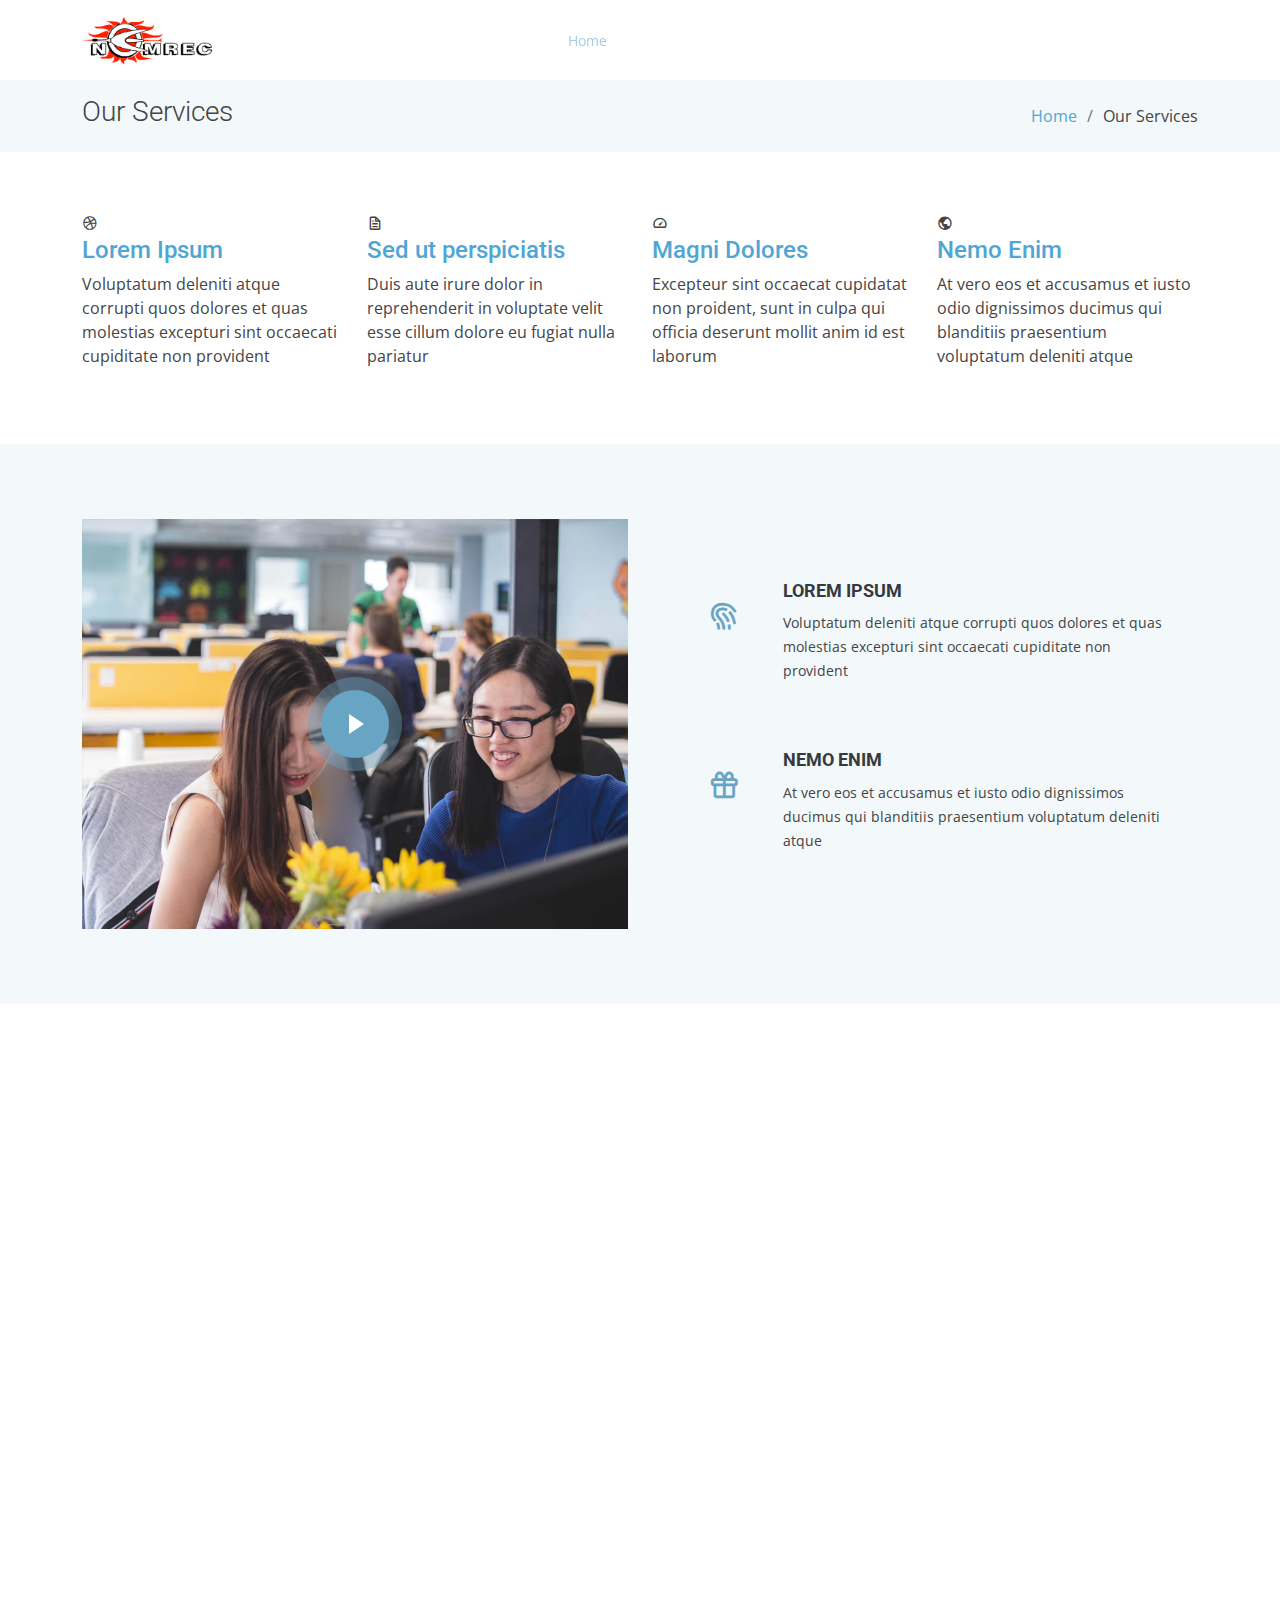
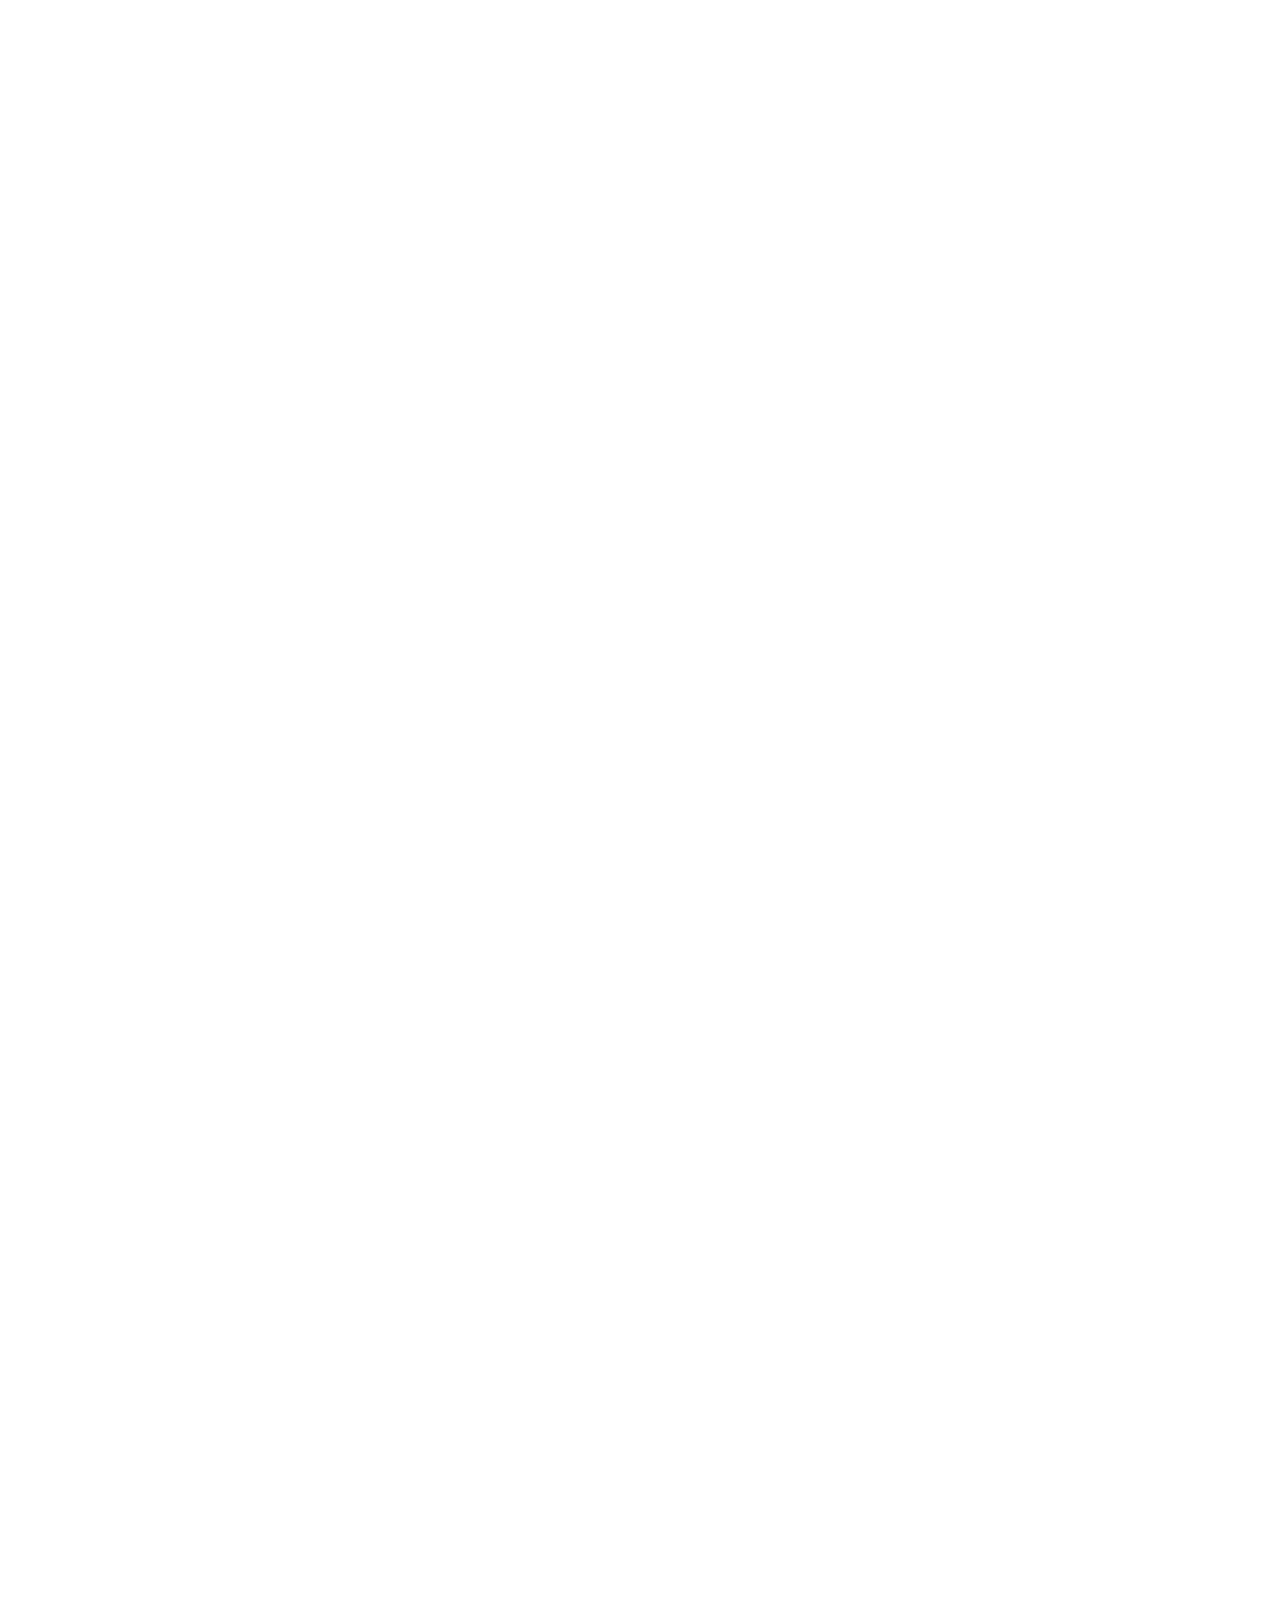
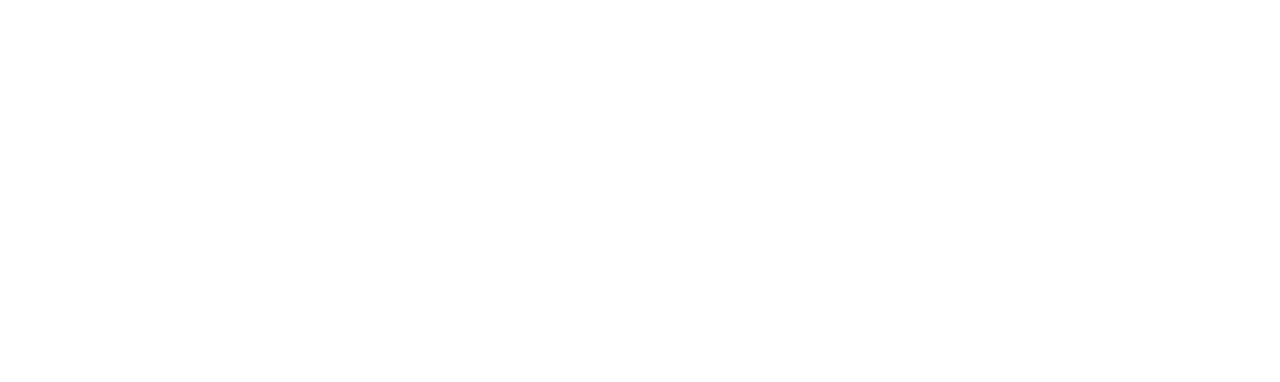
<file: observations.html>
<!DOCTYPE html>
<html lang="en">

<head>
	<meta charset="utf-8">
	<meta content="width=device-width, initial-scale=1.0" name="viewport">

	<title>ННИЦ МО</title>
	<meta content="" name="description">
	<meta content="" name="keywords">

	<!-- Favicons -->
	<link href="assets/img/favicon.png" rel="icon">
	<link href="assets/img/apple-touch-icon.png" rel="apple-touch-icon">

	<!-- Google Fonts -->
	<link
		href="https://fonts.googleapis.com/css?family=Open+Sans:300,300i,400,400i,600,600i,700,700i|Roboto:300,300i,400,400i,500,500i,700,700i&display=swap"
		rel="stylesheet">

	<!-- Vendor CSS Files -->
	<link href="assets/vendor/animate.css/animate.min.css" rel="stylesheet">
	<link href="assets/vendor/aos/aos.css" rel="stylesheet">
	<link href="assets/vendor/bootstrap/css/bootstrap.min.css" rel="stylesheet">
	<link href="assets/vendor/bootstrap-icons/bootstrap-icons.css" rel="stylesheet">
	<link href="assets/vendor/boxicons/css/boxicons.min.css" rel="stylesheet">
	<link href="assets/vendor/glightbox/css/glightbox.min.css" rel="stylesheet">
	<link href="assets/vendor/swiper/swiper-bundle.min.css" rel="stylesheet">

	<!-- Template Main CSS File -->
	<link href="assets/css/style.css" rel="stylesheet">
	<link href="assets/css/extension.css" rel="stylesheet">


	<!-- =======================================================
	* Template Name: Moderna
	* Updated: Sep 18 2023 with Bootstrap v5.3.2
	* Template URL: https://bootstrapmade.com/free-bootstrap-template-corporate-moderna/
	* Author: BootstrapMade.com
	* License: https://bootstrapmade.com/license/
	======================================================== -->
</head>

<body>

	<!-- ======= Header ======= -->
	<header id="header" class="fixed-top d-flex align-items-center header-transparent">
		<div class="container d-flex justify-content-between align-items-center">

			<div class="logo">
				<!-- <h1 class="text-light"><a href="index.html"><span>Moderna</span></a></h1> -->
				<!-- Uncomment below if you prefer to use an image logo -->
				<a href="index.html"><img src="assets/img/NOMREC_Logo.png" alt="" class="img-fluid"></a>
			</div>

			<nav id="navbar" class="navbar">
				<ul>
					<li><a class="active " href="index.html">Home</a></li>
					<li><a href="about.html">About</a></li>
					<li><a href="services.html">Services</a></li>
					<li><a href="portfolio.html">Portfolio</a></li>
					<li><a href="team.html">Team</a></li>
					<li><a href="blog.html">Blog</a></li>
					<li class="dropdown"><a href="#"><span>Drop Down</span> <i class="bi bi-chevron-down"></i></a>
						<ul>
							<li><a href="#">Drop Down 1</a></li>
							<li class="dropdown"><a href="#"><span>Deep Drop Down</span> <i
										class="bi bi-chevron-right"></i></a>
								<ul>
									<li><a href="#">Deep Drop Down 1</a></li>
									<li><a href="#">Deep Drop Down 2</a></li>
									<li><a href="#">Deep Drop Down 3</a></li>
									<li><a href="#">Deep Drop Down 4</a></li>
									<li><a href="#">Deep Drop Down 5</a></li>
								</ul>
							</li>
							<li><a href="#">Drop Down 2</a></li>
							<li><a href="#">Drop Down 3</a></li>
							<li><a href="#">Drop Down 4</a></li>
						</ul>
					</li>
					<li><a href="contact.html">Contact Us</a></li>
				</ul>
				<i class="bi bi-list mobile-nav-toggle"></i>
			</nav><!-- .navbar -->

		</div>
	</header><!-- End Header -->

	<main id="main">

		<!-- ======= Our Services Section ======= -->
		<section class="breadcrumbs">
		<div class="container">

			<div class="d-flex justify-content-between align-items-center">
				<h2>Our Services</h2>
				<ol>
				<li><a href="index.html">Home</a></li>
				<li>Our Services</li>
				</ol>
			</div>

		</div>
		</section><!-- End Our Services Section -->

		<!-- ======= Services Section ======= -->
		<section class="services">
		<div class="container">

			<div class="row">
				<div class="col-md-6 col-lg-3 d-flex align-items-stretch" data-aos="fade-up">
				<div class="icon-box icon-box-pink">
					<div class="icon"><i class="bx bxl-dribbble"></i></div>
					<h4 class="title"><a href="">Lorem Ipsum</a></h4>
					<p class="description">Voluptatum deleniti atque corrupti quos dolores et quas molestias excepturi sint occaecati cupiditate non provident</p>
				</div>
				</div>

				<div class="col-md-6 col-lg-3 d-flex align-items-stretch" data-aos="fade-up" data-aos-delay="100">
				<div class="icon-box icon-box-cyan">
					<div class="icon"><i class="bx bx-file"></i></div>
					<h4 class="title"><a href="">Sed ut perspiciatis</a></h4>
					<p class="description">Duis aute irure dolor in reprehenderit in voluptate velit esse cillum dolore eu fugiat nulla pariatur</p>
				</div>
				</div>

				<div class="col-md-6 col-lg-3 d-flex align-items-stretch" data-aos="fade-up" data-aos-delay="200">
				<div class="icon-box icon-box-green">
					<div class="icon"><i class="bx bx-tachometer"></i></div>
					<h4 class="title"><a href="">Magni Dolores</a></h4>
					<p class="description">Excepteur sint occaecat cupidatat non proident, sunt in culpa qui officia deserunt mollit anim id est laborum</p>
				</div>
				</div>

				<div class="col-md-6 col-lg-3 d-flex align-items-stretch" data-aos="fade-up" data-aos-delay="200">
				<div class="icon-box icon-box-blue">
					<div class="icon"><i class="bx bx-world"></i></div>
					<h4 class="title"><a href="">Nemo Enim</a></h4>
					<p class="description">At vero eos et accusamus et iusto odio dignissimos ducimus qui blanditiis praesentium voluptatum deleniti atque</p>
				</div>
				</div>

			</div>

		</div>
		</section><!-- End Services Section -->

		<!-- ======= Why Us Section ======= -->
		<section class="why-us section-bg" data-aos="fade-up" date-aos-delay="200">
		<div class="container">

			<div class="row">
				<div class="col-lg-6 video-box">
				<img src="assets/img/why-us.jpg" class="img-fluid" alt="">
				<a href="https://www.youtube.com/watch?v=jDDaplaOz7Q" class="venobox play-btn mb-4" data-vbtype="video" data-autoplay="true"></a>
				</div>

				<div class="col-lg-6 d-flex flex-column justify-content-center p-5">

				<div class="icon-box">
					<div class="icon"><i class="bx bx-fingerprint"></i></div>
					<h4 class="title"><a href="">Lorem Ipsum</a></h4>
					<p class="description">Voluptatum deleniti atque corrupti quos dolores et quas molestias excepturi sint occaecati cupiditate non provident</p>
				</div>

				<div class="icon-box">
					<div class="icon"><i class="bx bx-gift"></i></div>
					<h4 class="title"><a href="">Nemo Enim</a></h4>
					<p class="description">At vero eos et accusamus et iusto odio dignissimos ducimus qui blanditiis praesentium voluptatum deleniti atque</p>
				</div>

				</div>
			</div>

		</div>
		</section><!-- End Why Us Section -->

		<!-- ======= Service Details Section ======= -->
		<section class="service-details">
		<div class="container">

			<div class="row">
				<div class="col-md-6 d-flex align-items-stretch" data-aos="fade-up">
				<div class="card">
					<div class="card-img">
						<img src="assets/img/service-details-1.jpg" alt="...">
					</div>
					<div class="card-body">
						<h5 class="card-title"><a href="#">Our Mission</a></h5>
						<p class="card-text">Lorem ipsum dolor sit amet, consectetur elit, sed do eiusmod tempor ut labore et dolore magna aliqua. Ut enim ad minim veniam, quis nostrud exercitation ullamco laboris nisi ut aliquip ex ea commodo consequat</p>
						<div class="read-more"><a href="#"><i class="bi bi-arrow-right"></i> Read More</a></div>
					</div>
				</div>
				</div>
				<div class="col-md-6 d-flex align-items-stretch" data-aos="fade-up">
				<div class="card">
					<div class="card-img">
						<img src="assets/img/service-details-2.jpg" alt="...">
					</div>
					<div class="card-body">
						<h5 class="card-title"><a href="#">Our Plan</a></h5>
						<p class="card-text">Sed ut perspiciatis unde omnis iste natus error sit voluptatem doloremque laudantium, totam rem aperiam, eaque ipsa quae ab illo inventore veritatis et quasi architecto beatae vitae dicta sunt explicabo</p>
						<div class="read-more"><a href="#"><i class="bi bi-arrow-right"></i> Read More</a></div>
					</div>
				</div>

				</div>
				<div class="col-md-6 d-flex align-items-stretch" data-aos="fade-up">
				<div class="card">
					<div class="card-img">
						<img src="assets/img/service-details-3.jpg" alt="...">
					</div>
					<div class="card-body">
						<h5 class="card-title"><a href="#">Our Vision</a></h5>
						<p class="card-text">Nemo enim ipsam voluptatem quia voluptas sit aut odit aut fugit, sed quia magni dolores eos qui ratione voluptatem sequi nesciunt Neque porro quisquam est, qui dolorem ipsum quia dolor sit amet</p>
						<div class="read-more"><a href="#"><i class="bi bi-arrow-right"></i> Read More</a></div>
					</div>
				</div>
				</div>
				<div class="col-md-6 d-flex align-items-stretch" data-aos="fade-up">
				<div class="card">
					<div class="card-img">
						<img src="assets/img/service-details-4.jpg" alt="...">
					</div>
					<div class="card-body">
						<h5 class="card-title"><a href="#">Our Care</a></h5>
						<p class="card-text">Nostrum eum sed et autem dolorum perspiciatis. Magni porro quisquam laudantium voluptatem. In molestiae earum ab sit esse voluptatem. Eos ipsam cumque ipsum officiis qui nihil aut incidunt aut</p>
						<div class="read-more"><a href="#"><i class="bi bi-arrow-right"></i> Read More</a></div>
					</div>
				</div>
				</div>
			</div>

		</div>
		</section><!-- End Service Details Section -->

		<!-- ======= Pricing Section ======= -->
		<section class="pricing section-bg" data-aos="fade-up">
		<div class="container">

			<div class="section-title">
				<h2>Pricing</h2>
				<p>Magnam dolores commodi suscipit. Necessitatibus eius consequatur ex aliquid fuga eum quidem. Sit sint consectetur velit. Quisquam quos quisquam cupiditate. Et nemo qui impedit suscipit alias ea. Quia fugiat sit in iste officiis commodi quidem hic quas.</p>
			</div>

			<div class="row no-gutters">

				<div class="col-lg-4 box">
				<h3>Free</h3>
				<h4>$0<span>per month</span></h4>
				<ul>
					<li><i class="bx bx-check"></i> Quam adipiscing vitae proin</li>
					<li><i class="bx bx-check"></i> Nec feugiat nisl pretium</li>
					<li><i class="bx bx-check"></i> Nulla at volutpat diam uteera</li>
					<li class="na"><i class="bx bx-x"></i> <span>Pharetra massa massa ultricies</span></li>
					<li class="na"><i class="bx bx-x"></i> <span>Massa ultricies mi quis hendrerit</span></li>
				</ul>
				<a href="#" class="get-started-btn">Get Started</a>
				</div>

				<div class="col-lg-4 box featured">
				<h3>Business</h3>
				<h4>$29<span>per month</span></h4>
				<ul>
					<li><i class="bx bx-check"></i> Quam adipiscing vitae proin</li>
					<li><i class="bx bx-check"></i> Nec feugiat nisl pretium</li>
					<li><i class="bx bx-check"></i> Nulla at volutpat diam uteera</li>
					<li><i class="bx bx-check"></i> Pharetra massa massa ultricies</li>
					<li><i class="bx bx-check"></i> Massa ultricies mi quis hendrerit</li>
				</ul>
				<a href="#" class="get-started-btn">Get Started</a>
				</div>

				<div class="col-lg-4 box">
				<h3>Developer</h3>
				<h4>$49<span>per month</span></h4>
				<ul>
					<li><i class="bx bx-check"></i> Quam adipiscing vitae proin</li>
					<li><i class="bx bx-check"></i> Nec feugiat nisl pretium</li>
					<li><i class="bx bx-check"></i> Nulla at volutpat diam uteera</li>
					<li><i class="bx bx-check"></i> Pharetra massa massa ultricies</li>
					<li><i class="bx bx-check"></i> Massa ultricies mi quis hendrerit</li>
				</ul>
				<a href="#" class="get-started-btn">Get Started</a>
				</div>

			</div>

		</div>
		</section><!-- End Pricing Section -->

	</main><!-- End #main -->


	<!-- ======= Footer ======= -->
	<footer id="footer" data-aos="fade-up" data-aos-easing="ease-in-out" data-aos-duration="500">

		<div class="footer-top">
			<div class="container">
				<div class="row">

					<div class="col-lg-4 col-md-6 footer-contact">
						<h4>Адрес</h4>
						<p>
							г. Минск, пр. Независимости, 4<br>220030, Республика Беларусь<br><strong>Время работы:</strong> 8:00 - 17:00
						</p>
					</div>


					<div class="col-lg-4 col-md-6 footer-contact">
						<h4>Контакты</h4>
						<p>
							<strong>Телефон:</strong> +1 5589 55488 55<br>
							<strong>Моб. телефон:</strong> +1 5589 55488 55<br>
							<strong>Email:</strong> nomrec@bsu.by<br>
						</p>
					</div>

					<div class="col-lg-4 col-md-6 footer-info">
						<h3>Соцсети</h3>
						<div class="social-links mt-3">
							<a href="#" class="twitter"><i class="bx bxl-telegram"></i></a>
							<a href="#" class="facebook"><i class="bx bxl-facebook"></i></a>
							<a href="#" class="instagram"><i class="bx bxl-instagram"></i></a>
							<a href="#" class="linkedin"><i class="bx bxl-linkedin"></i></a>
						</div>
					</div>

				</div>
			</div>
		</div>

		<div class="container">
			<div class="copyright">
				Copyright &copy;  2023 <strong><span>NOMREC BSU</span></strong>. All Rights Reserved
			</div>
			<div class="credits">
				<!-- All the links in the footer should remain intact. -->
				<!-- You can delete the links only if you purchased the pro version. -->
				<!-- Licensing information: https://bootstrapmade.com/license/ -->
				<!-- Purchase the pro version with working PHP/AJAX contact form: https://bootstrapmade.com/free-bootstrap-template-corporate-moderna/ -->
				Designed by <a href="https://bootstrapmade.com/">BootstrapMade</a>
			</div>
		</div>
	</footer><!-- End Footer -->

	<a href="#" class="back-to-top d-flex align-items-center justify-content-center"><i
			class="bi bi-arrow-up-short"></i></a>

	<!-- Vendor JS Files -->
	<script src="assets/vendor/purecounter/purecounter_vanilla.js"></script>
	<script src="assets/vendor/aos/aos.js"></script>
	<script src="assets/vendor/bootstrap/js/bootstrap.bundle.min.js"></script>
	<script src="assets/vendor/glightbox/js/glightbox.min.js"></script>
	<script src="assets/vendor/isotope-layout/isotope.pkgd.min.js"></script>
	<script src="assets/vendor/swiper/swiper-bundle.min.js"></script>
	<script src="assets/vendor/waypoints/noframework.waypoints.js"></script>
	<script src="assets/vendor/php-email-form/validate.js"></script>

	<!-- Template Main JS File -->
	<script src="assets/js/main.js"></script>

</body>

</html>
</file>
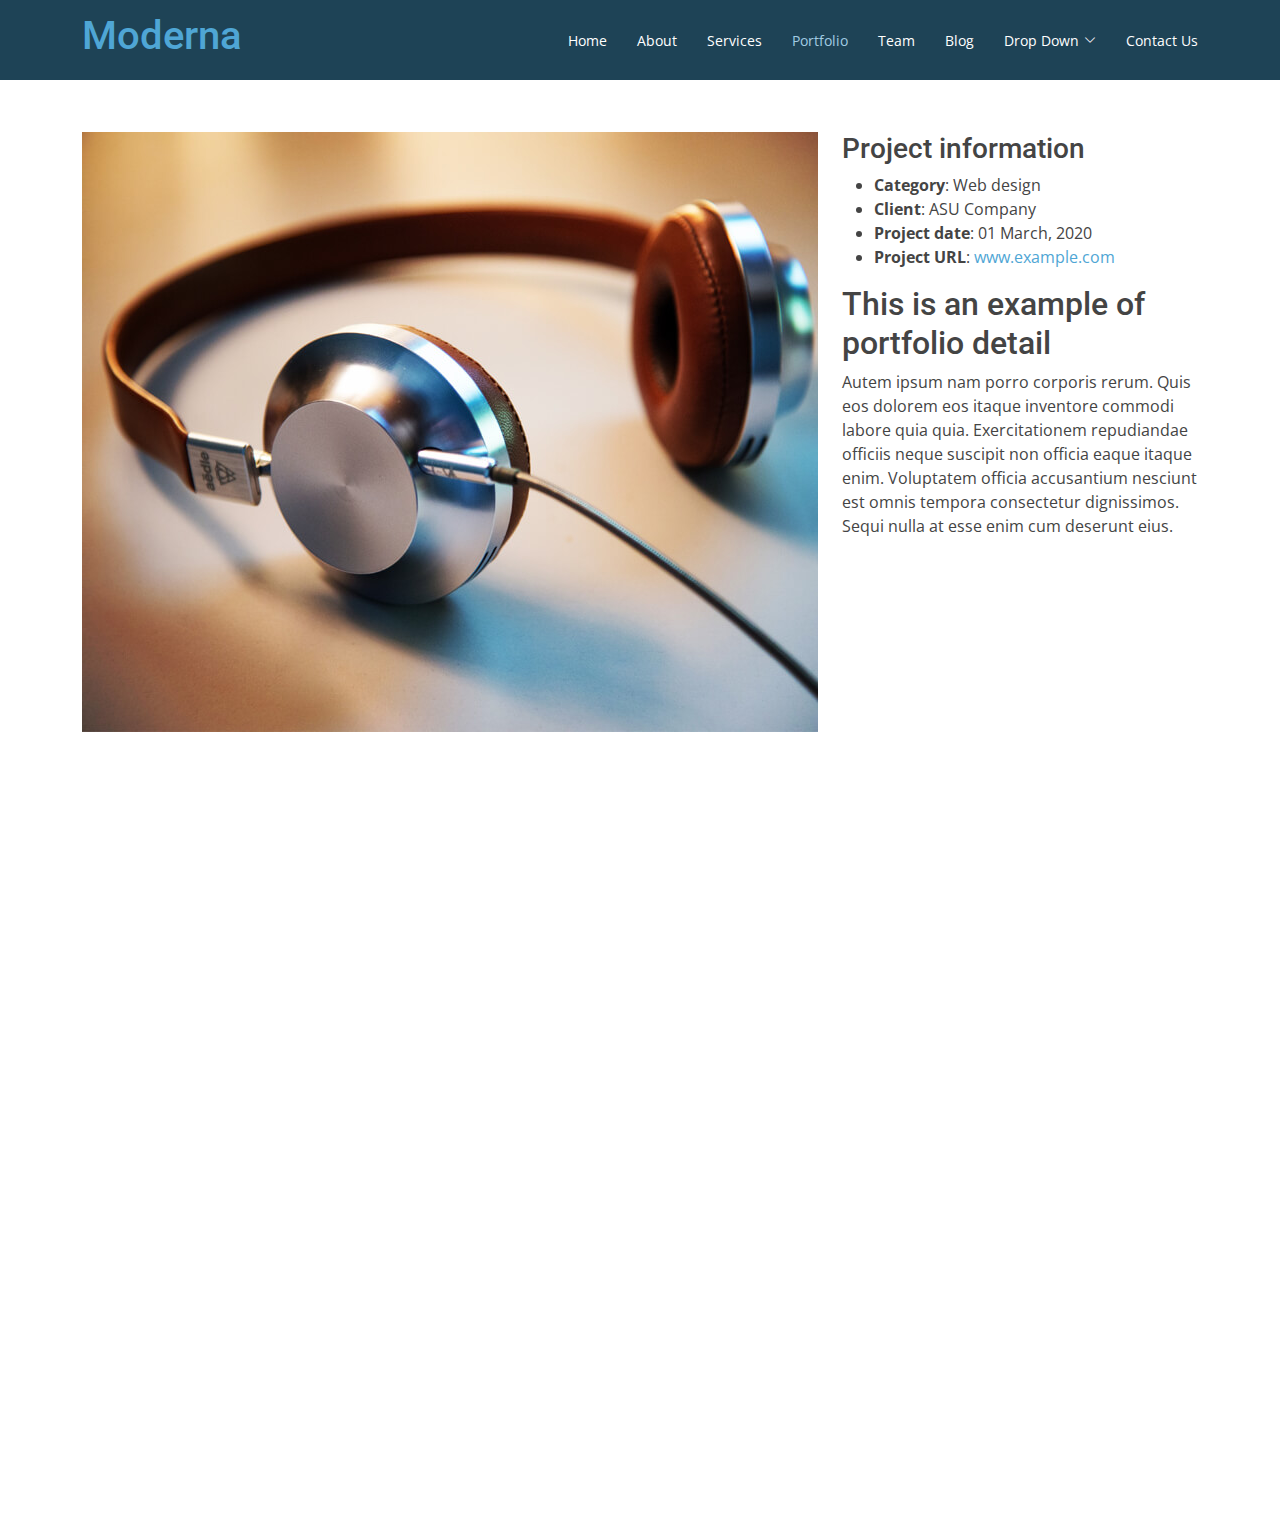
<file: portfolio-details.html>
<!DOCTYPE html>
<html lang="en">

<head>
  <meta charset="utf-8">
  <meta content="width=device-width, initial-scale=1.0" name="viewport">

  <title>Portfolio Details - Moderna Bootstrap Template</title>
  <meta content="" name="description">
  <meta content="" name="keywords">

  <!-- Favicons -->
  <link href="assets/img/favicon.png" rel="icon">
  <link href="assets/img/apple-touch-icon.png" rel="apple-touch-icon">

  <!-- Google Fonts -->
  <link href="https://fonts.googleapis.com/css?family=Open+Sans:300,300i,400,400i,600,600i,700,700i|Roboto:300,300i,400,400i,500,500i,700,700i&display=swap" rel="stylesheet">

  <!-- Vendor CSS Files -->
  <link href="assets/vendor/animate.css/animate.min.css" rel="stylesheet">
  <link href="assets/vendor/aos/aos.css" rel="stylesheet">
  <link href="assets/vendor/bootstrap/css/bootstrap.min.css" rel="stylesheet">
  <link href="assets/vendor/bootstrap-icons/bootstrap-icons.css" rel="stylesheet">
  <link href="assets/vendor/boxicons/css/boxicons.min.css" rel="stylesheet">
  <link href="assets/vendor/glightbox/css/glightbox.min.css" rel="stylesheet">
  <link href="assets/vendor/swiper/swiper-bundle.min.css" rel="stylesheet">

  <!-- Template Main CSS File -->
  <link href="assets/css/style.css" rel="stylesheet">

  <!-- =======================================================
  * Template Name: Moderna
  * Updated: Sep 18 2023 with Bootstrap v5.3.2
  * Template URL: https://bootstrapmade.com/free-bootstrap-template-corporate-moderna/
  * Author: BootstrapMade.com
  * License: https://bootstrapmade.com/license/
  ======================================================== -->
</head>

<body>

  <!-- ======= Header ======= -->
  <header id="header" class="fixed-top d-flex align-items-center ">
    <div class="container d-flex justify-content-between align-items-center">

      <div class="logo">
        <h1 class="text-light"><a href="index.html"><span>Moderna</span></a></h1>
        <!-- Uncomment below if you prefer to use an image logo -->
        <!-- <a href="index.html"><img src="assets/img/logo.png" alt="" class="img-fluid"></a>-->
      </div>

      <nav id="navbar" class="navbar">
        <ul>
          <li><a class="" href="index.html">Home</a></li>
          <li><a href="about.html">About</a></li>
          <li><a href="services.html">Services</a></li>
          <li><a class="active" href="portfolio.html">Portfolio</a></li>
          <li><a href="team.html">Team</a></li>
          <li><a href="blog.html">Blog</a></li>
          <li class="dropdown"><a href="#"><span>Drop Down</span> <i class="bi bi-chevron-down"></i></a>
            <ul>
              <li><a href="#">Drop Down 1</a></li>
              <li class="dropdown"><a href="#"><span>Deep Drop Down</span> <i class="bi bi-chevron-right"></i></a>
                <ul>
                  <li><a href="#">Deep Drop Down 1</a></li>
                  <li><a href="#">Deep Drop Down 2</a></li>
                  <li><a href="#">Deep Drop Down 3</a></li>
                  <li><a href="#">Deep Drop Down 4</a></li>
                  <li><a href="#">Deep Drop Down 5</a></li>
                </ul>
              </li>
              <li><a href="#">Drop Down 2</a></li>
              <li><a href="#">Drop Down 3</a></li>
              <li><a href="#">Drop Down 4</a></li>
            </ul>
          </li>
          <li><a href="contact.html">Contact Us</a></li>
        </ul>
        <i class="bi bi-list mobile-nav-toggle"></i>
      </nav><!-- .navbar -->

    </div>
  </header><!-- End Header -->

  <main id="main">

    <!-- ======= Our Portfolio Section ======= -->
    <section class="breadcrumbs">
      <div class="container">

        <div class="d-flex justify-content-between align-items-center">
          <h2>Portfolio Details</h2>
          <ol>
            <li><a href="index.html">Home</a></li>
            <li><a href="portfolio.html">Portfolio</a></li>
            <li>Portfolio Details</li>
          </ol>
        </div>

      </div>
    </section><!-- End Our Portfolio Section -->

    <!-- ======= Portfolio Details Section ======= -->
    <section id="portfolio-details" class="portfolio-details">
      <div class="container">

        <div class="row gy-4">

          <div class="col-lg-8">
            <div class="portfolio-details-slider swiper">
              <div class="swiper-wrapper align-items-center">

                <div class="swiper-slide">
                  <img src="assets/img/portfolio/portfolio-1.jpg" alt="">
                </div>

                <div class="swiper-slide">
                  <img src="assets/img/portfolio/portfolio-2.jpg" alt="">
                </div>

                <div class="swiper-slide">
                  <img src="assets/img/portfolio/portfolio-3.jpg" alt="">
                </div>

              </div>
              <div class="swiper-pagination"></div>
            </div>
          </div>

          <div class="col-lg-4">
            <div class="portfolio-info">
              <h3>Project information</h3>
              <ul>
                <li><strong>Category</strong>: Web design</li>
                <li><strong>Client</strong>: ASU Company</li>
                <li><strong>Project date</strong>: 01 March, 2020</li>
                <li><strong>Project URL</strong>: <a href="#">www.example.com</a></li>
              </ul>
            </div>
            <div class="portfolio-description">
              <h2>This is an example of portfolio detail</h2>
              <p>
                Autem ipsum nam porro corporis rerum. Quis eos dolorem eos itaque inventore commodi labore quia quia. Exercitationem repudiandae officiis neque suscipit non officia eaque itaque enim. Voluptatem officia accusantium nesciunt est omnis tempora consectetur dignissimos. Sequi nulla at esse enim cum deserunt eius.
              </p>
            </div>
          </div>

        </div>

      </div>
    </section><!-- End Portfolio Details Section -->

  </main><!-- End #main -->

  <!-- ======= Footer ======= -->
  <footer id="footer" data-aos="fade-up" data-aos-easing="ease-in-out" data-aos-duration="500">

    <div class="footer-newsletter">
      <div class="container">
        <div class="row">
          <div class="col-lg-6">
            <h4>Our Newsletter</h4>
            <p>Tamen quem nulla quae legam multos aute sint culpa legam noster magna</p>
          </div>
          <div class="col-lg-6">
            <form action="" method="post">
              <input type="email" name="email"><input type="submit" value="Subscribe">
            </form>
          </div>
        </div>
      </div>
    </div>

    <div class="footer-top">
      <div class="container">
        <div class="row">

          <div class="col-lg-3 col-md-6 footer-links">
            <h4>Useful Links</h4>
            <ul>
              <li><i class="bx bx-chevron-right"></i> <a href="#">Home</a></li>
              <li><i class="bx bx-chevron-right"></i> <a href="#">About us</a></li>
              <li><i class="bx bx-chevron-right"></i> <a href="#">Services</a></li>
              <li><i class="bx bx-chevron-right"></i> <a href="#">Terms of service</a></li>
              <li><i class="bx bx-chevron-right"></i> <a href="#">Privacy policy</a></li>
            </ul>
          </div>

          <div class="col-lg-3 col-md-6 footer-links">
            <h4>Our Services</h4>
            <ul>
              <li><i class="bx bx-chevron-right"></i> <a href="#">Web Design</a></li>
              <li><i class="bx bx-chevron-right"></i> <a href="#">Web Development</a></li>
              <li><i class="bx bx-chevron-right"></i> <a href="#">Product Management</a></li>
              <li><i class="bx bx-chevron-right"></i> <a href="#">Marketing</a></li>
              <li><i class="bx bx-chevron-right"></i> <a href="#">Graphic Design</a></li>
            </ul>
          </div>

          <div class="col-lg-3 col-md-6 footer-contact">
            <h4>Contact Us</h4>
            <p>
              A108 Adam Street <br>
              New York, NY 535022<br>
              United States <br><br>
              <strong>Phone:</strong> +1 5589 55488 55<br>
              <strong>Email:</strong> info@example.com<br>
            </p>

          </div>

          <div class="col-lg-3 col-md-6 footer-info">
            <h3>About Moderna</h3>
            <p>Cras fermentum odio eu feugiat lide par naso tierra. Justo eget nada terra videa magna derita valies darta donna mare fermentum iaculis eu non diam phasellus.</p>
            <div class="social-links mt-3">
              <a href="#" class="twitter"><i class="bx bxl-twitter"></i></a>
              <a href="#" class="facebook"><i class="bx bxl-facebook"></i></a>
              <a href="#" class="instagram"><i class="bx bxl-instagram"></i></a>
              <a href="#" class="linkedin"><i class="bx bxl-linkedin"></i></a>
            </div>
          </div>

        </div>
      </div>
    </div>

    <div class="container">
      <div class="copyright">
        &copy; Copyright <strong><span>Moderna</span></strong>. All Rights Reserved
      </div>
      <div class="credits">
        <!-- All the links in the footer should remain intact. -->
        <!-- You can delete the links only if you purchased the pro version. -->
        <!-- Licensing information: https://bootstrapmade.com/license/ -->
        <!-- Purchase the pro version with working PHP/AJAX contact form: https://bootstrapmade.com/free-bootstrap-template-corporate-moderna/ -->
        Designed by <a href="https://bootstrapmade.com/">BootstrapMade</a>
      </div>
    </div>
  </footer><!-- End Footer -->

  <a href="#" class="back-to-top d-flex align-items-center justify-content-center"><i class="bi bi-arrow-up-short"></i></a>

  <!-- Vendor JS Files -->
  <script src="assets/vendor/purecounter/purecounter_vanilla.js"></script>
  <script src="assets/vendor/aos/aos.js"></script>
  <script src="assets/vendor/bootstrap/js/bootstrap.bundle.min.js"></script>
  <script src="assets/vendor/glightbox/js/glightbox.min.js"></script>
  <script src="assets/vendor/isotope-layout/isotope.pkgd.min.js"></script>
  <script src="assets/vendor/swiper/swiper-bundle.min.js"></script>
  <script src="assets/vendor/waypoints/noframework.waypoints.js"></script>
  <script src="assets/vendor/php-email-form/validate.js"></script>

  <!-- Template Main JS File -->
  <script src="assets/js/main.js"></script>

</body>

</html>
</file>
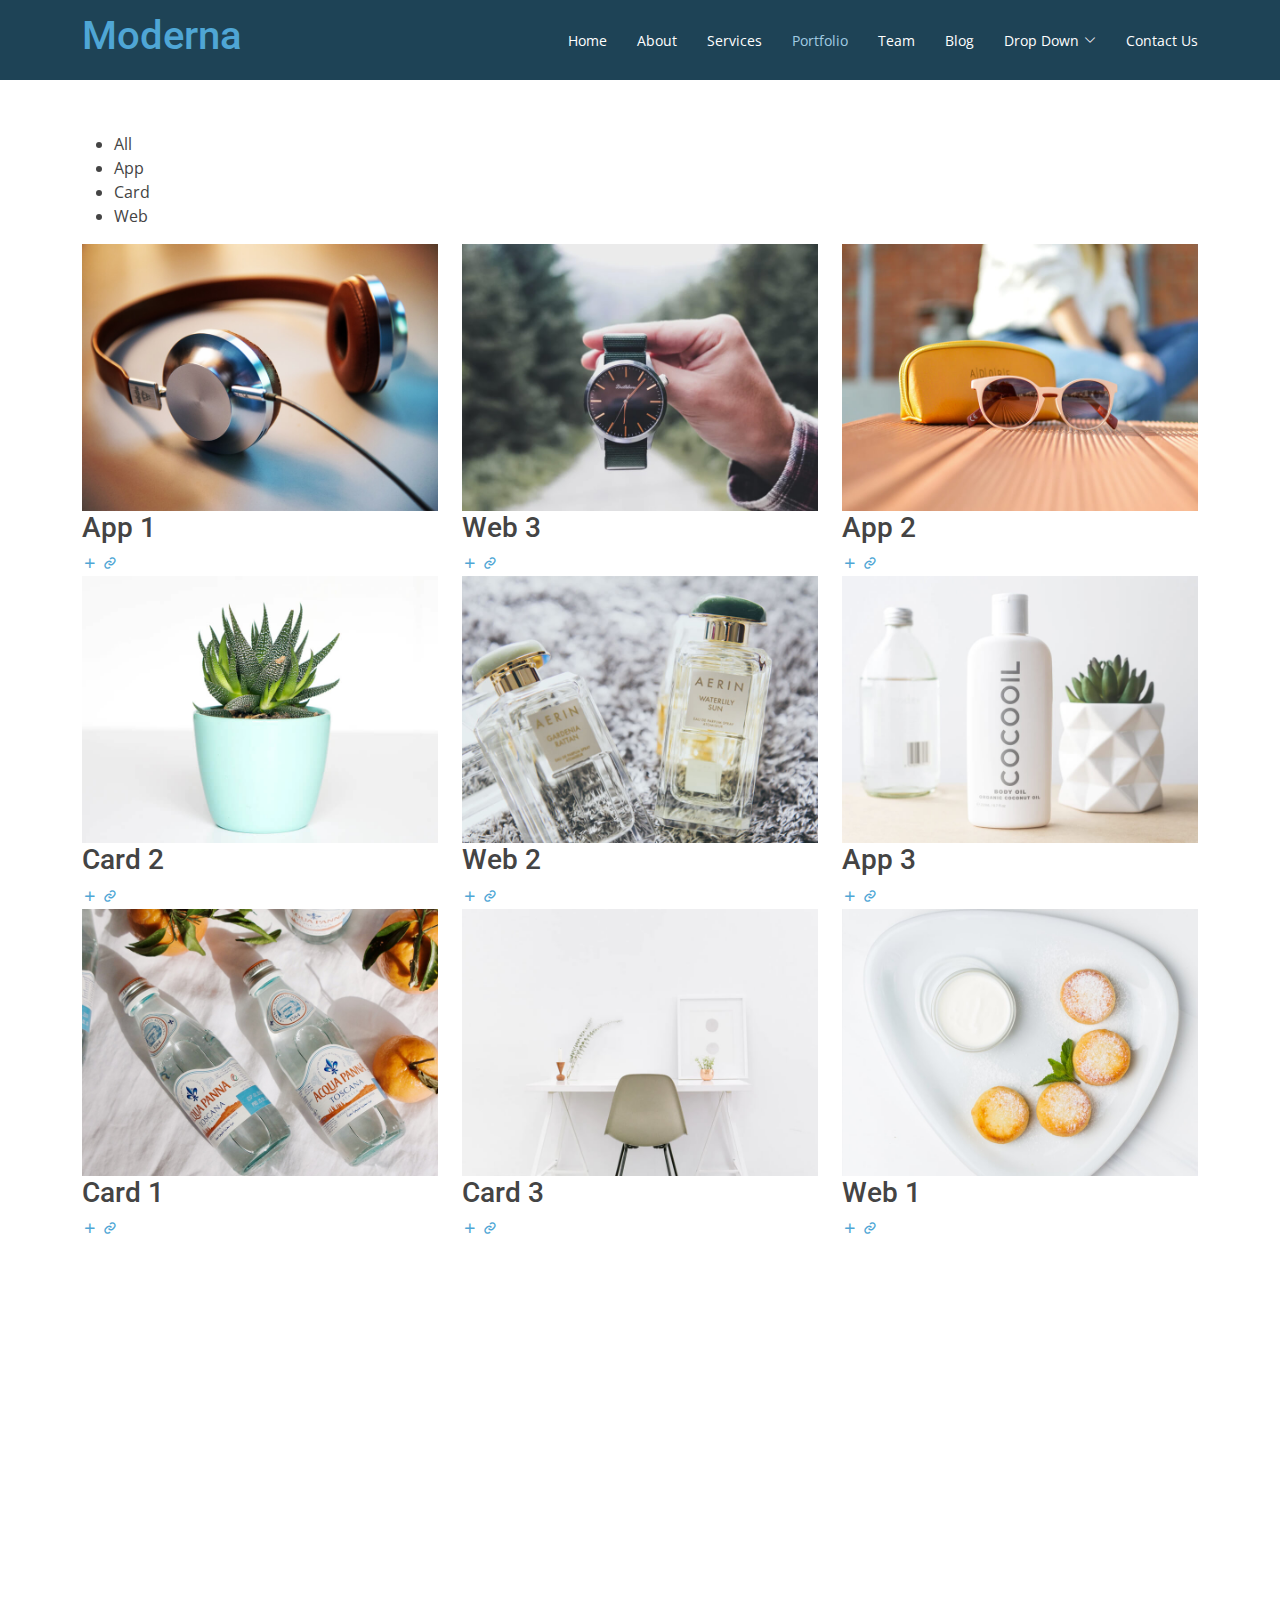
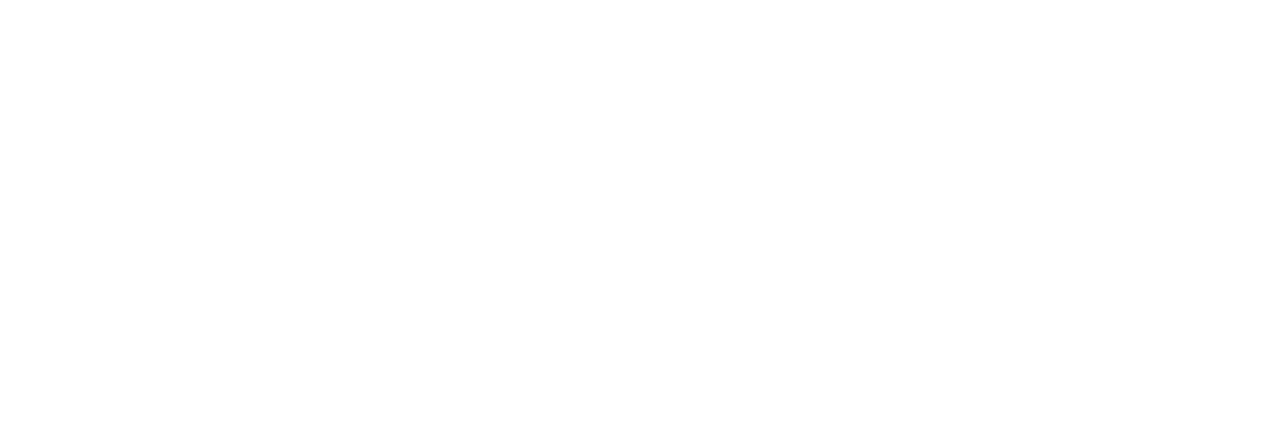
<file: portfolio.html>
<!DOCTYPE html>
<html lang="en">

<head>
  <meta charset="utf-8">
  <meta content="width=device-width, initial-scale=1.0" name="viewport">

  <title>Portfolio - Moderna Bootstrap Template</title>
  <meta content="" name="description">
  <meta content="" name="keywords">

  <!-- Favicons -->
  <link href="assets/img/favicon.png" rel="icon">
  <link href="assets/img/apple-touch-icon.png" rel="apple-touch-icon">

  <!-- Google Fonts -->
  <link href="https://fonts.googleapis.com/css?family=Open+Sans:300,300i,400,400i,600,600i,700,700i|Roboto:300,300i,400,400i,500,500i,700,700i&display=swap" rel="stylesheet">

  <!-- Vendor CSS Files -->
  <link href="assets/vendor/animate.css/animate.min.css" rel="stylesheet">
  <link href="assets/vendor/aos/aos.css" rel="stylesheet">
  <link href="assets/vendor/bootstrap/css/bootstrap.min.css" rel="stylesheet">
  <link href="assets/vendor/bootstrap-icons/bootstrap-icons.css" rel="stylesheet">
  <link href="assets/vendor/boxicons/css/boxicons.min.css" rel="stylesheet">
  <link href="assets/vendor/glightbox/css/glightbox.min.css" rel="stylesheet">
  <link href="assets/vendor/swiper/swiper-bundle.min.css" rel="stylesheet">

  <!-- Template Main CSS File -->
  <link href="assets/css/style.css" rel="stylesheet">

  <!-- =======================================================
  * Template Name: Moderna
  * Updated: Sep 18 2023 with Bootstrap v5.3.2
  * Template URL: https://bootstrapmade.com/free-bootstrap-template-corporate-moderna/
  * Author: BootstrapMade.com
  * License: https://bootstrapmade.com/license/
  ======================================================== -->
</head>

<body>

  <!-- ======= Header ======= -->
  <header id="header" class="fixed-top d-flex align-items-center ">
    <div class="container d-flex justify-content-between align-items-center">

      <div class="logo">
        <h1 class="text-light"><a href="index.html"><span>Moderna</span></a></h1>
        <!-- Uncomment below if you prefer to use an image logo -->
        <!-- <a href="index.html"><img src="assets/img/logo.png" alt="" class="img-fluid"></a>-->
      </div>

      <nav id="navbar" class="navbar">
        <ul>
          <li><a class="" href="index.html">Home</a></li>
          <li><a href="about.html">About</a></li>
          <li><a href="services.html">Services</a></li>
          <li><a class="active" href="portfolio.html">Portfolio</a></li>
          <li><a href="team.html">Team</a></li>
          <li><a href="blog.html">Blog</a></li>
          <li class="dropdown"><a href="#"><span>Drop Down</span> <i class="bi bi-chevron-down"></i></a>
            <ul>
              <li><a href="#">Drop Down 1</a></li>
              <li class="dropdown"><a href="#"><span>Deep Drop Down</span> <i class="bi bi-chevron-right"></i></a>
                <ul>
                  <li><a href="#">Deep Drop Down 1</a></li>
                  <li><a href="#">Deep Drop Down 2</a></li>
                  <li><a href="#">Deep Drop Down 3</a></li>
                  <li><a href="#">Deep Drop Down 4</a></li>
                  <li><a href="#">Deep Drop Down 5</a></li>
                </ul>
              </li>
              <li><a href="#">Drop Down 2</a></li>
              <li><a href="#">Drop Down 3</a></li>
              <li><a href="#">Drop Down 4</a></li>
            </ul>
          </li>
          <li><a href="contact.html">Contact Us</a></li>
        </ul>
        <i class="bi bi-list mobile-nav-toggle"></i>
      </nav><!-- .navbar -->

    </div>
  </header><!-- End Header -->

  <main id="main">

    <!-- ======= Our Portfolio Section ======= -->
    <section class="breadcrumbs">
      <div class="container">

        <div class="d-flex justify-content-between align-items-center">
          <h2>Our Portfolio</h2>
          <ol>
            <li><a href="index.html">Home</a></li>
            <li>Our Portfolio</li>
          </ol>
        </div>

      </div>
    </section><!-- End Our Portfolio Section -->

    <!-- ======= Portfolio Section ======= -->
    <section class="portfolio">
      <div class="container">

        <div class="row">
          <div class="col-lg-12">
            <ul id="portfolio-flters">
              <li data-filter="*" class="filter-active">All</li>
              <li data-filter=".filter-app">App</li>
              <li data-filter=".filter-card">Card</li>
              <li data-filter=".filter-web">Web</li>
            </ul>
          </div>
        </div>

        <div class="row portfolio-container" data-aos="fade-up" data-aos-easing="ease-in-out" data-aos-duration="500">

          <div class="col-lg-4 col-md-6 portfolio-wrap filter-app">
            <div class="portfolio-item">
              <img src="assets/img/portfolio/portfolio-1.jpg" class="img-fluid" alt="">
              <div class="portfolio-info">
                <h3>App 1</h3>
                <div>
                  <a href="assets/img/portfolio/portfolio-1.jpg" data-gallery="portfolioGallery" class="portfolio-lightbox" title="App 1"><i class="bx bx-plus"></i></a>
                  <a href="portfolio-details.html" title="Portfolio Details"><i class="bx bx-link"></i></a>
                </div>
              </div>
            </div>
          </div>

          <div class="col-lg-4 col-md-6 portfolio-wrap filter-web">
            <div class="portfolio-item">
              <img src="assets/img/portfolio/portfolio-2.jpg" class="img-fluid" alt="">
              <div class="portfolio-info">
                <h3>Web 3</h3>
                <div>
                  <a href="assets/img/portfolio/portfolio-2.jpg" data-gallery="portfolioGallery" class="portfolio-lightbox" title="Web 3"><i class="bx bx-plus"></i></a>
                  <a href="portfolio-details.html" title="Portfolio Details"><i class="bx bx-link"></i></a>
                </div>
              </div>
            </div>
          </div>

          <div class="col-lg-4 col-md-6 portfolio-wrap filter-app">
            <div class="portfolio-item">
              <img src="assets/img/portfolio/portfolio-3.jpg" class="img-fluid" alt="">
              <div class="portfolio-info">
                <h3>App 2</h3>
                <div>
                  <a href="assets/img/portfolio/portfolio-3.jpg" data-gallery="portfolioGallery" class="portfolio-lightbox" title="App 2"><i class="bx bx-plus"></i></a>
                  <a href="portfolio-details.html" title="Portfolio Details"><i class="bx bx-link"></i></a>
                </div>
              </div>
            </div>
          </div>

          <div class="col-lg-4 col-md-6 portfolio-wrap filter-card">
            <div class="portfolio-item">
              <img src="assets/img/portfolio/portfolio-4.jpg" class="img-fluid" alt="">
              <div class="portfolio-info">
                <h3>Card 2</h3>
                <div>
                  <a href="assets/img/portfolio/portfolio-4.jpg" data-gallery="portfolioGallery" class="portfolio-lightbox" title="Card 2"><i class="bx bx-plus"></i></a>
                  <a href="portfolio-details.html" title="Portfolio Details"><i class="bx bx-link"></i></a>
                </div>
              </div>
            </div>
          </div>

          <div class="col-lg-4 col-md-6 portfolio-wrap filter-web">
            <div class="portfolio-item">
              <img src="assets/img/portfolio/portfolio-5.jpg" class="img-fluid" alt="">
              <div class="portfolio-info">
                <h3>Web 2</h3>
                <div>
                  <a href="assets/img/portfolio/portfolio-5.jpg" data-gallery="portfolioGallery" class="portfolio-lightbox" title="Web 2"><i class="bx bx-plus"></i></a>
                  <a href="portfolio-details.html" title="Portfolio Details"><i class="bx bx-link"></i></a>
                </div>
              </div>
            </div>
          </div>

          <div class="col-lg-4 col-md-6 portfolio-wrap filter-app">
            <div class="portfolio-item">
              <img src="assets/img/portfolio/portfolio-6.jpg" class="img-fluid" alt="">
              <div class="portfolio-info">
                <h3>App 3</h3>
                <div>
                  <a href="assets/img/portfolio/portfolio-6.jpg" data-gallery="portfolioGallery" class="portfolio-lightbox" title="App 3"><i class="bx bx-plus"></i></a>
                  <a href="portfolio-details.html" title="Portfolio Details"><i class="bx bx-link"></i></a>
                </div>
              </div>
            </div>
          </div>

          <div class="col-lg-4 col-md-6 portfolio-wrap filter-card">
            <div class="portfolio-item">
              <img src="assets/img/portfolio/portfolio-7.jpg" class="img-fluid" alt="">
              <div class="portfolio-info">
                <h3>Card 1</h3>
                <div>
                  <a href="assets/img/portfolio/portfolio-7.jpg" data-gallery="portfolioGallery" class="portfolio-lightbox" title="Card 1"><i class="bx bx-plus"></i></a>
                  <a href="portfolio-details.html" title="Portfolio Details"><i class="bx bx-link"></i></a>
                </div>
              </div>
            </div>
          </div>

          <div class="col-lg-4 col-md-6 portfolio-wrap filter-card">
            <div class="portfolio-item">
              <img src="assets/img/portfolio/portfolio-8.jpg" class="img-fluid" alt="">
              <div class="portfolio-info">
                <h3>Card 3</h3>
                <div>
                  <a href="assets/img/portfolio/portfolio-8.jpg" data-gallery="portfolioGallery" class="portfolio-lightbox" title="Card 3"><i class="bx bx-plus"></i></a>
                  <a href="portfolio-details.html" title="Portfolio Details"><i class="bx bx-link"></i></a>
                </div>
              </div>
            </div>
          </div>

          <div class="col-lg-4 col-md-6 portfolio-wrap filter-web">
            <div class="portfolio-item">
              <img src="assets/img/portfolio/portfolio-9.jpg" class="img-fluid" alt="">
              <div class="portfolio-info">
                <h3>Web 1</h3>
                <div>
                  <a href="assets/img/portfolio/portfolio-9.jpg" data-gallery="portfolioGallery" class="portfolio-lightbox" title="Web 1"><i class="bx bx-plus"></i></a>
                  <a href="portfolio-details.html" title="Portfolio Details"><i class="bx bx-link"></i></a>
                </div>
              </div>
            </div>
          </div>

        </div>

      </div>
    </section><!-- End Portfolio Section -->

  </main><!-- End #main -->

  <!-- ======= Footer ======= -->
  <footer id="footer" data-aos="fade-up" data-aos-easing="ease-in-out" data-aos-duration="500">

    <div class="footer-newsletter">
      <div class="container">
        <div class="row">
          <div class="col-lg-6">
            <h4>Our Newsletter</h4>
            <p>Tamen quem nulla quae legam multos aute sint culpa legam noster magna</p>
          </div>
          <div class="col-lg-6">
            <form action="" method="post">
              <input type="email" name="email"><input type="submit" value="Subscribe">
            </form>
          </div>
        </div>
      </div>
    </div>

    <div class="footer-top">
      <div class="container">
        <div class="row">

          <div class="col-lg-3 col-md-6 footer-links">
            <h4>Useful Links</h4>
            <ul>
              <li><i class="bx bx-chevron-right"></i> <a href="#">Home</a></li>
              <li><i class="bx bx-chevron-right"></i> <a href="#">About us</a></li>
              <li><i class="bx bx-chevron-right"></i> <a href="#">Services</a></li>
              <li><i class="bx bx-chevron-right"></i> <a href="#">Terms of service</a></li>
              <li><i class="bx bx-chevron-right"></i> <a href="#">Privacy policy</a></li>
            </ul>
          </div>

          <div class="col-lg-3 col-md-6 footer-links">
            <h4>Our Services</h4>
            <ul>
              <li><i class="bx bx-chevron-right"></i> <a href="#">Web Design</a></li>
              <li><i class="bx bx-chevron-right"></i> <a href="#">Web Development</a></li>
              <li><i class="bx bx-chevron-right"></i> <a href="#">Product Management</a></li>
              <li><i class="bx bx-chevron-right"></i> <a href="#">Marketing</a></li>
              <li><i class="bx bx-chevron-right"></i> <a href="#">Graphic Design</a></li>
            </ul>
          </div>

          <div class="col-lg-3 col-md-6 footer-contact">
            <h4>Contact Us</h4>
            <p>
              A108 Adam Street <br>
              New York, NY 535022<br>
              United States <br><br>
              <strong>Phone:</strong> +1 5589 55488 55<br>
              <strong>Email:</strong> info@example.com<br>
            </p>

          </div>

          <div class="col-lg-3 col-md-6 footer-info">
            <h3>About Moderna</h3>
            <p>Cras fermentum odio eu feugiat lide par naso tierra. Justo eget nada terra videa magna derita valies darta donna mare fermentum iaculis eu non diam phasellus.</p>
            <div class="social-links mt-3">
              <a href="#" class="twitter"><i class="bx bxl-twitter"></i></a>
              <a href="#" class="facebook"><i class="bx bxl-facebook"></i></a>
              <a href="#" class="instagram"><i class="bx bxl-instagram"></i></a>
              <a href="#" class="linkedin"><i class="bx bxl-linkedin"></i></a>
            </div>
          </div>

        </div>
      </div>
    </div>

    <div class="container">
      <div class="copyright">
        &copy; Copyright <strong><span>Moderna</span></strong>. All Rights Reserved
      </div>
      <div class="credits">
        <!-- All the links in the footer should remain intact. -->
        <!-- You can delete the links only if you purchased the pro version. -->
        <!-- Licensing information: https://bootstrapmade.com/license/ -->
        <!-- Purchase the pro version with working PHP/AJAX contact form: https://bootstrapmade.com/free-bootstrap-template-corporate-moderna/ -->
        Designed by <a href="https://bootstrapmade.com/">BootstrapMade</a>
      </div>
    </div>
  </footer><!-- End Footer -->

  <a href="#" class="back-to-top d-flex align-items-center justify-content-center"><i class="bi bi-arrow-up-short"></i></a>

  <!-- Vendor JS Files -->
  <script src="assets/vendor/purecounter/purecounter_vanilla.js"></script>
  <script src="assets/vendor/aos/aos.js"></script>
  <script src="assets/vendor/bootstrap/js/bootstrap.bundle.min.js"></script>
  <script src="assets/vendor/glightbox/js/glightbox.min.js"></script>
  <script src="assets/vendor/isotope-layout/isotope.pkgd.min.js"></script>
  <script src="assets/vendor/swiper/swiper-bundle.min.js"></script>
  <script src="assets/vendor/waypoints/noframework.waypoints.js"></script>
  <script src="assets/vendor/php-email-form/validate.js"></script>

  <!-- Template Main JS File -->
  <script src="assets/js/main.js"></script>

</body>

</html>
</file>
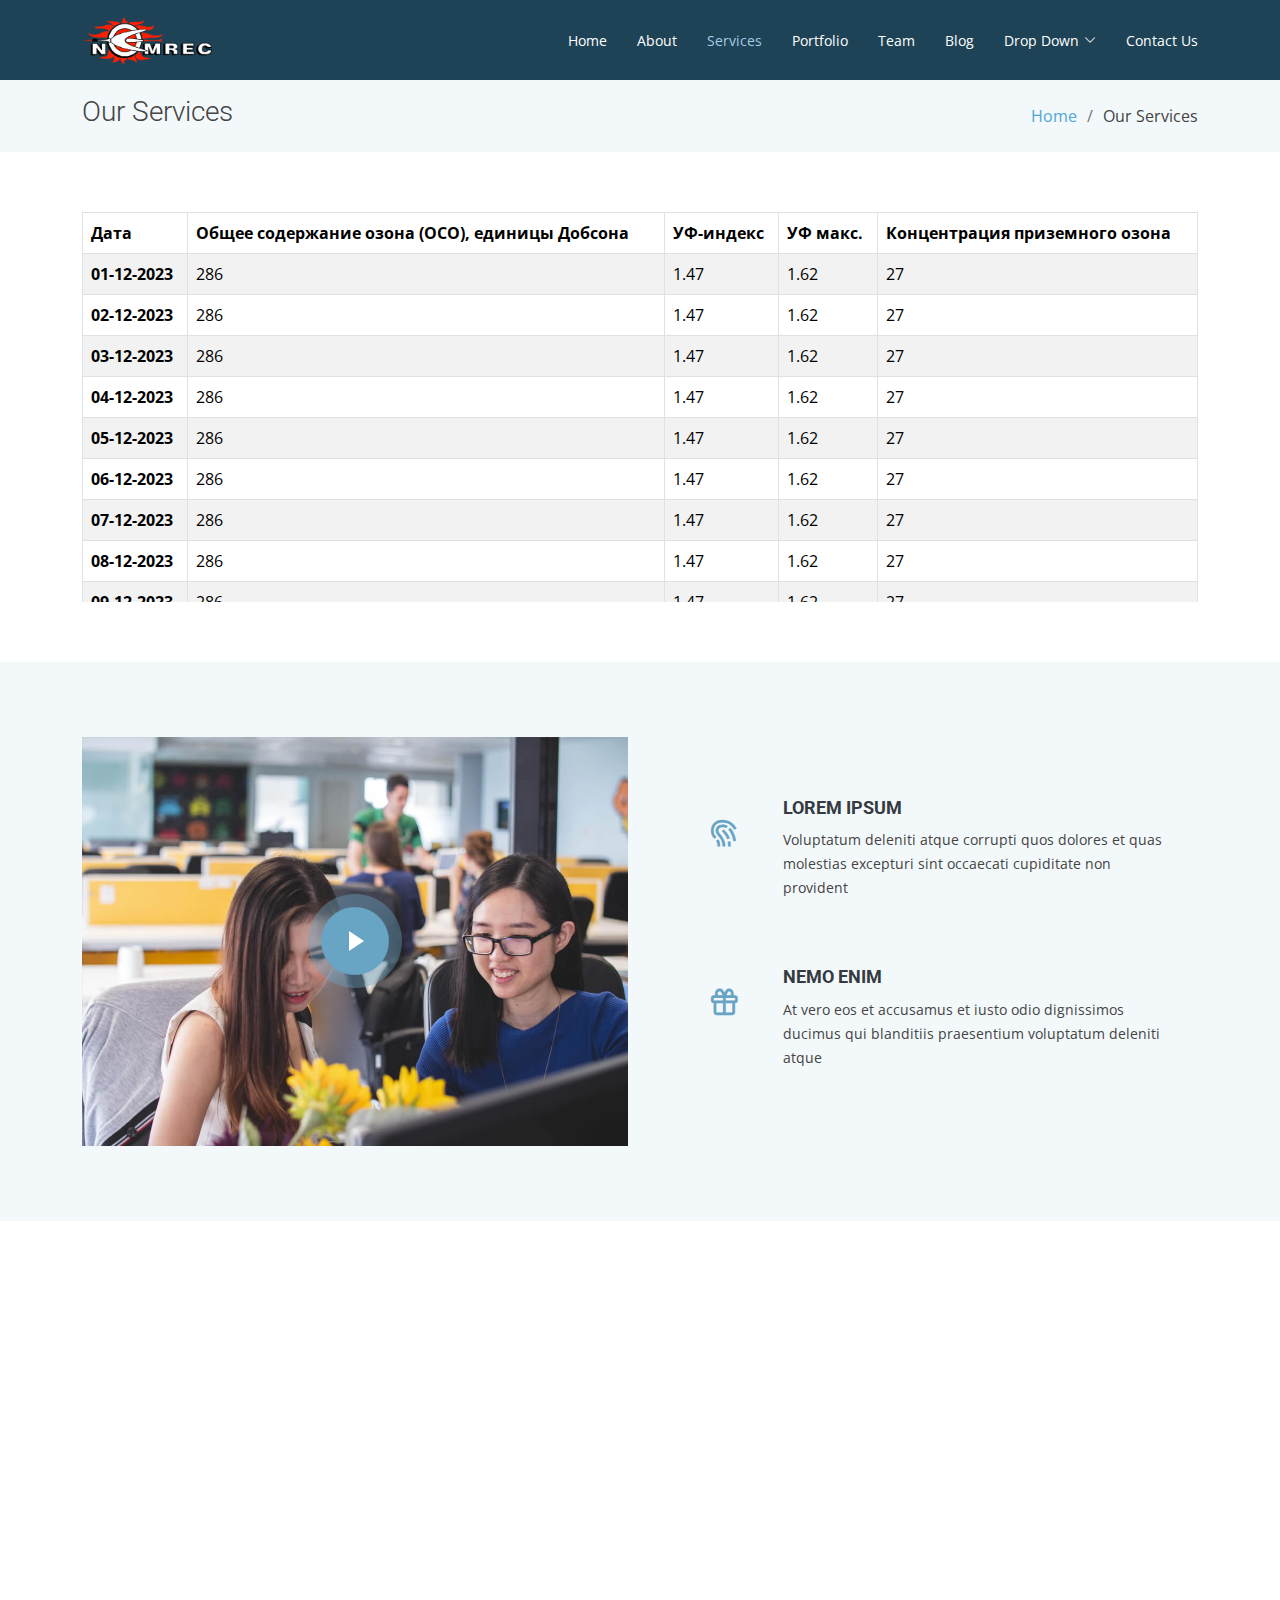
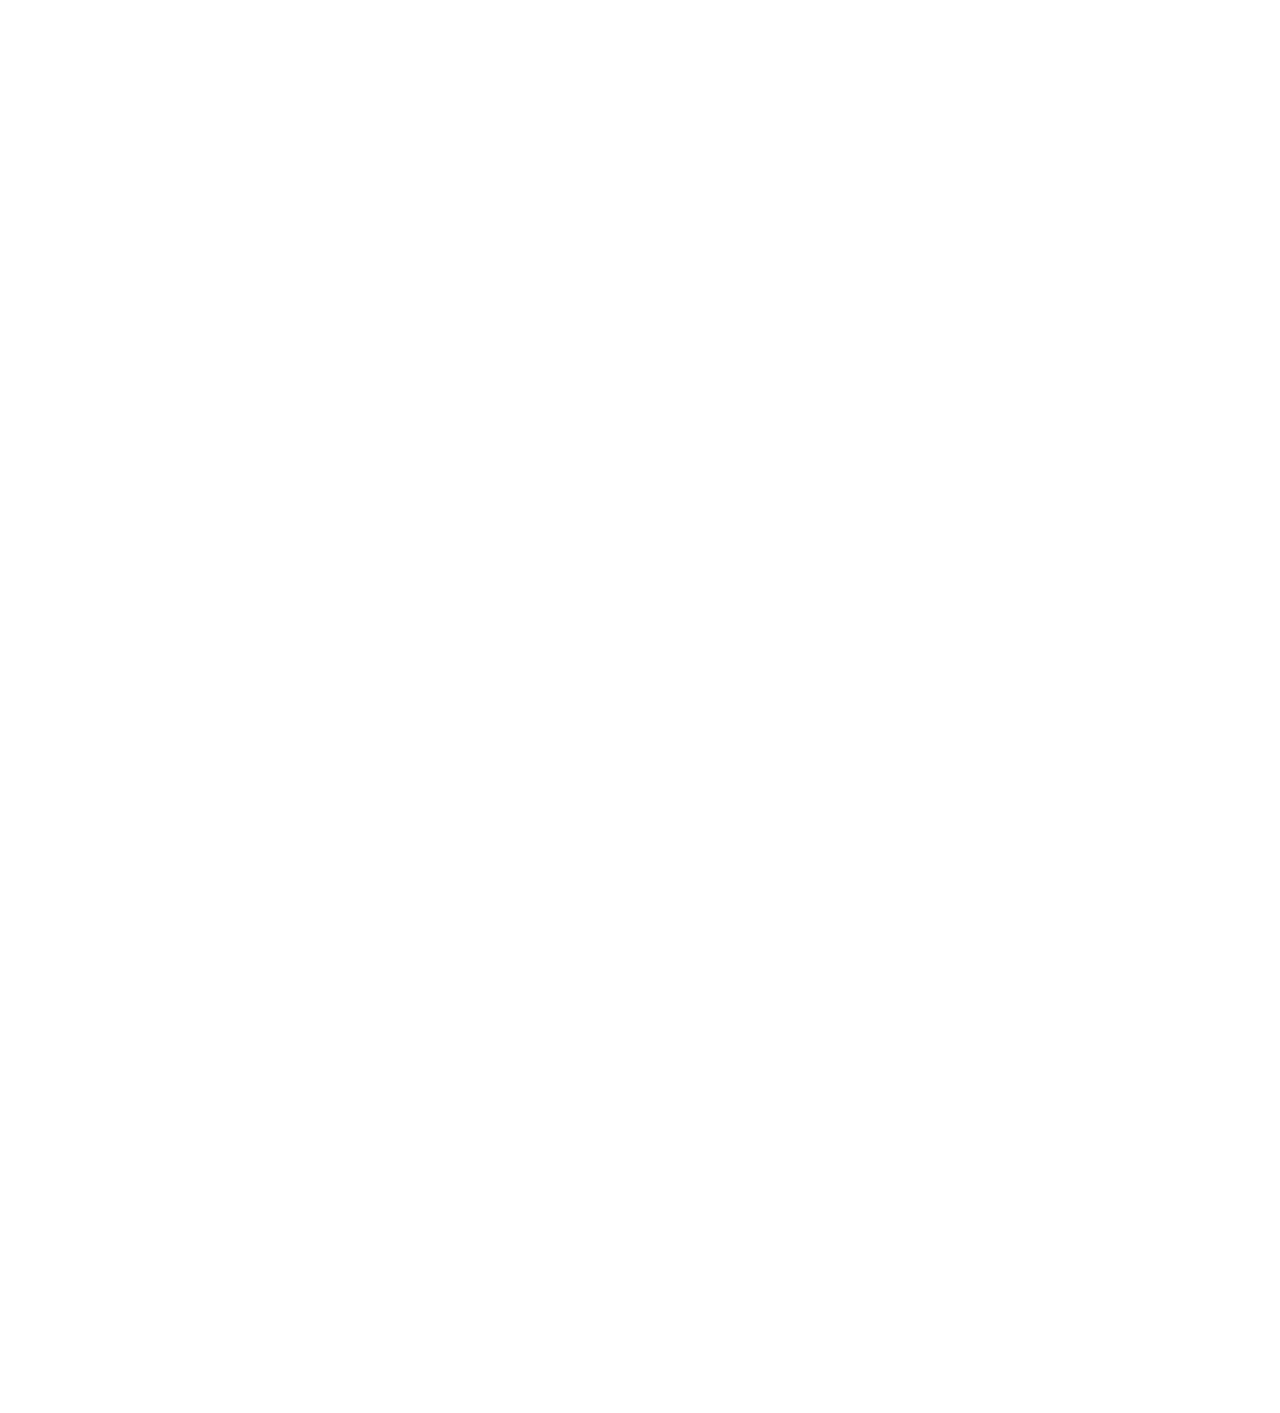
<file: services.html>
<!DOCTYPE html>
<html lang="en">

<head>
	<meta charset="utf-8">
	<meta content="width=device-width, initial-scale=1.0" name="viewport">

	<title>Services - Moderna Bootstrap Template</title>
	<meta content="" name="description">
	<meta content="" name="keywords">

	<!-- Favicons -->
	<link href="assets/img/favicon.png" rel="icon">
	<link href="assets/img/apple-touch-icon.png" rel="apple-touch-icon">

	<!-- Google Fonts -->
	<link
		href="https://fonts.googleapis.com/css?family=Open+Sans:300,300i,400,400i,600,600i,700,700i|Roboto:300,300i,400,400i,500,500i,700,700i&display=swap"
		rel="stylesheet">

	<!-- Vendor CSS Files -->
	<link href="assets/vendor/animate.css/animate.min.css" rel="stylesheet">
	<link href="assets/vendor/aos/aos.css" rel="stylesheet">
	<link href="assets/vendor/bootstrap/css/bootstrap.min.css" rel="stylesheet">
	<link href="assets/vendor/bootstrap-icons/bootstrap-icons.css" rel="stylesheet">
	<link href="assets/vendor/boxicons/css/boxicons.min.css" rel="stylesheet">
	<link href="assets/vendor/glightbox/css/glightbox.min.css" rel="stylesheet">
	<link href="assets/vendor/swiper/swiper-bundle.min.css" rel="stylesheet">

	<!-- Template Main CSS File -->
	<link href="assets/css/style.css" rel="stylesheet">
	<link href="assets/css/extension.css" rel="stylesheet">


	<!-- =======================================================
* Template Name: Moderna
* Updated: Sep 18 2023 with Bootstrap v5.3.2
* Template URL: https://bootstrapmade.com/free-bootstrap-template-corporate-moderna/
* Author: BootstrapMade.com
* License: https://bootstrapmade.com/license/
======================================================== -->
</head>

<body>

	<!-- ======= Header ======= -->
	<header id="header" class="fixed-top d-flex align-items-center ">
		<div class="container d-flex justify-content-between align-items-center">

			<div class="logo">
				<!-- <h1 class="text-light"><a href="index.html"><span>Moderna</span></a></h1> -->
				<!-- Uncomment below if you prefer to use an image logo -->
				<a href="index.html"><img src="assets/img/NOMREC_Logo.png" alt="" class="img-fluid"></a>
			</div>

			<nav id="navbar" class="navbar">
				<ul>
					<li><a class="" href="index.html">Home</a></li>
					<li><a href="about.html">About</a></li>
					<li><a class="active" href="services.html">Services</a></li>
					<li><a href="portfolio.html">Portfolio</a></li>
					<li><a href="team.html">Team</a></li>
					<li><a href="blog.html">Blog</a></li>
					<li class="dropdown"><a href="#"><span>Drop Down</span> <i class="bi bi-chevron-down"></i></a>
						<ul>
							<li><a href="#">Drop Down 1</a></li>
							<li class="dropdown"><a href="#"><span>Deep Drop Down</span> <i
										class="bi bi-chevron-right"></i></a>
								<ul>
									<li><a href="#">Deep Drop Down 1</a></li>
									<li><a href="#">Deep Drop Down 2</a></li>
									<li><a href="#">Deep Drop Down 3</a></li>
									<li><a href="#">Deep Drop Down 4</a></li>
									<li><a href="#">Deep Drop Down 5</a></li>
								</ul>
							</li>
							<li><a href="#">Drop Down 2</a></li>
							<li><a href="#">Drop Down 3</a></li>
							<li><a href="#">Drop Down 4</a></li>
						</ul>
					</li>
					<li><a href="contact.html">Contact Us</a></li>
				</ul>
				<i class="bi bi-list mobile-nav-toggle"></i>
			</nav><!-- .navbar -->

		</div>
	</header><!-- End Header -->

	<main id="main">

		<!-- ======= Our Services Section ======= -->
		<section class="breadcrumbs">
			<div class="container">

				<div class="d-flex justify-content-between align-items-center">
					<h2>Our Services</h2>
					<ol>
						<li><a href="index.html">Home</a></li>
						<li>Our Services</li>
					</ol>
				</div>

			</div>
		</section><!-- End Our Services Section -->

		<!-- ======= Services Section ======= -->


		<section class="observations">
			<div class="container">
				<div class="table-wrapper-scroll-y my-custom-scrollbar">

					<table class="table table-bordered table-striped mb-0">
						<thead>
							<tr>
								<th scope="col">Дата</th>
								<th scope="col">Общее содержание озона (ОСО), единицы Добсона</th>
								<th scope="col">УФ-индекс</th>
								<th scope="col">УФ макс.</th>
								<th scope="col">Концентрация приземного озона</th>
							</tr>
						</thead>
						<tbody>
							<tr>
								<th scope="row">01-12-2023</th>
								<td>286</td>
								<td>1.47</td>
								<td>1.62</td>
								<td>27</td>
							</tr>
							<tr>
								<th scope="row">02-12-2023</th>
								<td>286</td>
								<td>1.47</td>
								<td>1.62</td>
								<td>27</td>
							</tr>
							<tr>
								<th scope="row">03-12-2023</th>
								<td>286</td>
								<td>1.47</td>
								<td>1.62</td>
								<td>27</td>
							</tr>
							<tr>
								<th scope="row">04-12-2023</th>
								<td>286</td>
								<td>1.47</td>
								<td>1.62</td>
								<td>27</td>
							</tr>
							<tr>
								<th scope="row">05-12-2023</th>
								<td>286</td>
								<td>1.47</td>
								<td>1.62</td>
								<td>27</td>
							</tr>
							<tr>
								<th scope="row">06-12-2023</th>
								<td>286</td>
								<td>1.47</td>
								<td>1.62</td>
								<td>27</td>
							</tr>
							<tr>
								<th scope="row">07-12-2023</th>
								<td>286</td>
								<td>1.47</td>
								<td>1.62</td>
								<td>27</td>
							</tr>
							<tr>
								<th scope="row">08-12-2023</th>
								<td>286</td>
								<td>1.47</td>
								<td>1.62</td>
								<td>27</td>
							</tr>
							<tr>
								<th scope="row">09-12-2023</th>
								<td>286</td>
								<td>1.47</td>
								<td>1.62</td>
								<td>27</td>
							</tr>
						</tbody>
					</table>

				</div>
			</div>
		</section>

		<!-- ======= Why Us Section ======= -->
		<section class="why-us section-bg" data-aos="fade-up" date-aos-delay="200">
			<div class="container">

				<div class="row">
					<div class="col-lg-6 video-box">
						<img src="assets/img/why-us.jpg" class="img-fluid" alt="">
						<a href="https://www.youtube.com/watch?v=jDDaplaOz7Q" class="venobox play-btn mb-4"
							data-vbtype="video" data-autoplay="true"></a>
					</div>

					<div class="col-lg-6 d-flex flex-column justify-content-center p-5">

						<div class="icon-box">
							<div class="icon"><i class="bx bx-fingerprint"></i></div>
							<h4 class="title"><a href="">Lorem Ipsum</a></h4>
							<p class="description">Voluptatum deleniti atque corrupti quos dolores et quas molestias excepturi
								sint occaecati cupiditate non provident</p>
						</div>

						<div class="icon-box">
							<div class="icon"><i class="bx bx-gift"></i></div>
							<h4 class="title"><a href="">Nemo Enim</a></h4>
							<p class="description">At vero eos et accusamus et iusto odio dignissimos ducimus qui blanditiis
								praesentium voluptatum deleniti atque</p>
						</div>

					</div>
				</div>

			</div>
		</section><!-- End Why Us Section -->

		<!-- ======= Service Details Section ======= -->
		<section class="service-details">
			<div class="container">

				<div class="row">
					<div class="col-md-6 d-flex align-items-stretch" data-aos="fade-up">
						<div class="card">
							<div class="card-img">
								<img src="assets/img/service-details-1.jpg" alt="...">
							</div>
							<div class="card-body">
								<h5 class="card-title"><a href="#">Our Mission</a></h5>
								<p class="card-text">Lorem ipsum dolor sit amet, consectetur elit, sed do eiusmod tempor ut
									labore et dolore magna aliqua. Ut enim ad minim veniam, quis nostrud exercitation ullamco
									laboris nisi ut aliquip ex ea commodo consequat</p>
								<div class="read-more"><a href="#"><i class="bi bi-arrow-right"></i> Read More</a></div>
							</div>
						</div>
					</div>
					<div class="col-md-6 d-flex align-items-stretch" data-aos="fade-up">
						<div class="card">
							<div class="card-img">
								<img src="assets/img/service-details-2.jpg" alt="...">
							</div>
							<div class="card-body">
								<h5 class="card-title"><a href="#">Our Plan</a></h5>
								<p class="card-text">Sed ut perspiciatis unde omnis iste natus error sit voluptatem doloremque
									laudantium, totam rem aperiam, eaque ipsa quae ab illo inventore veritatis et quasi
									architecto beatae vitae dicta sunt explicabo</p>
								<div class="read-more"><a href="#"><i class="bi bi-arrow-right"></i> Read More</a></div>
							</div>
						</div>

					</div>
					<div class="col-md-6 d-flex align-items-stretch" data-aos="fade-up">
						<div class="card">
							<div class="card-img">
								<img src="assets/img/service-details-3.jpg" alt="...">
							</div>
							<div class="card-body">
								<h5 class="card-title"><a href="#">Our Vision</a></h5>
								<p class="card-text">Nemo enim ipsam voluptatem quia voluptas sit aut odit aut fugit, sed quia
									magni dolores eos qui ratione voluptatem sequi nesciunt Neque porro quisquam est, qui dolorem
									ipsum quia dolor sit amet</p>
								<div class="read-more"><a href="#"><i class="bi bi-arrow-right"></i> Read More</a></div>
							</div>
						</div>
					</div>
					<div class="col-md-6 d-flex align-items-stretch" data-aos="fade-up">
						<div class="card">
							<div class="card-img">
								<img src="assets/img/service-details-4.jpg" alt="...">
							</div>
							<div class="card-body">
								<h5 class="card-title"><a href="#">Our Care</a></h5>
								<p class="card-text">Nostrum eum sed et autem dolorum perspiciatis. Magni porro quisquam
									laudantium voluptatem. In molestiae earum ab sit esse voluptatem. Eos ipsam cumque ipsum
									officiis qui nihil aut incidunt aut</p>
								<div class="read-more"><a href="#"><i class="bi bi-arrow-right"></i> Read More</a></div>
							</div>
						</div>
					</div>
				</div>

			</div>
		</section><!-- End Service Details Section -->

		<!-- ======= Pricing Section ======= -->

	</main><!-- End #main -->

	<!-- ======= Footer ======= -->
	<footer id="footer" data-aos="fade-up" data-aos-easing="ease-in-out" data-aos-duration="500">

		<div class="footer-top">
			<div class="container">
				<div class="row">

					<div class="col-lg-4 col-md-6 footer-contact">
						<h4>Адрес</h4>
						<p>
							г. Минск, пр. Независимости, 4<br>220030, Республика Беларусь<br><strong>Время работы:</strong>
							8:00 - 17:00
						</p>
					</div>


					<div class="col-lg-4 col-md-6 footer-contact">
						<h4>Контакты</h4>
						<p>
							<strong>Телефон:</strong> +1 5589 55488 55<br>
							<strong>Моб. телефон:</strong> +1 5589 55488 55<br>
							<strong>Email:</strong> nomrec@bsu.by<br>
						</p>
					</div>

					<div class="col-lg-4 col-md-6 footer-info">
						<h3>Соцсети</h3>
						<div class="social-links mt-3">
							<a href="#" class="twitter"><i class="bx bxl-telegram"></i></a>
							<a href="#" class="facebook"><i class="bx bxl-facebook"></i></a>
							<a href="#" class="instagram"><i class="bx bxl-instagram"></i></a>
							<a href="#" class="linkedin"><i class="bx bxl-linkedin"></i></a>
						</div>
					</div>

				</div>
			</div>
		</div>

		<div class="container">
			<div class="copyright">
				Copyright &copy; 2023 <strong><span>NOMREC BSU</span></strong>. All Rights Reserved
			</div>
			<div class="credits">
				<!-- All the links in the footer should remain intact. -->
				<!-- You can delete the links only if you purchased the pro version. -->
				<!-- Licensing information: https://bootstrapmade.com/license/ -->
				<!-- Purchase the pro version with working PHP/AJAX contact form: https://bootstrapmade.com/free-bootstrap-template-corporate-moderna/ -->
				Designed by <a href="https://bootstrapmade.com/">BootstrapMade</a>
			</div>
		</div>
	</footer>

	<a href="#" class="back-to-top d-flex align-items-center justify-content-center"><i
			class="bi bi-arrow-up-short"></i></a>

	<!-- Vendor JS Files -->
	<script src="assets/vendor/purecounter/purecounter_vanilla.js"></script>
	<script src="assets/vendor/aos/aos.js"></script>
	<script src="assets/vendor/bootstrap/js/bootstrap.bundle.min.js"></script>
	<script src="assets/vendor/glightbox/js/glightbox.min.js"></script>
	<script src="assets/vendor/isotope-layout/isotope.pkgd.min.js"></script>
	<script src="assets/vendor/swiper/swiper-bundle.min.js"></script>
	<script src="assets/vendor/waypoints/noframework.waypoints.js"></script>
	<script src="assets/vendor/php-email-form/validate.js"></script>

	<!-- Template Main JS File -->
	<script src="assets/js/main.js"></script>


</body>

</html>
</file>
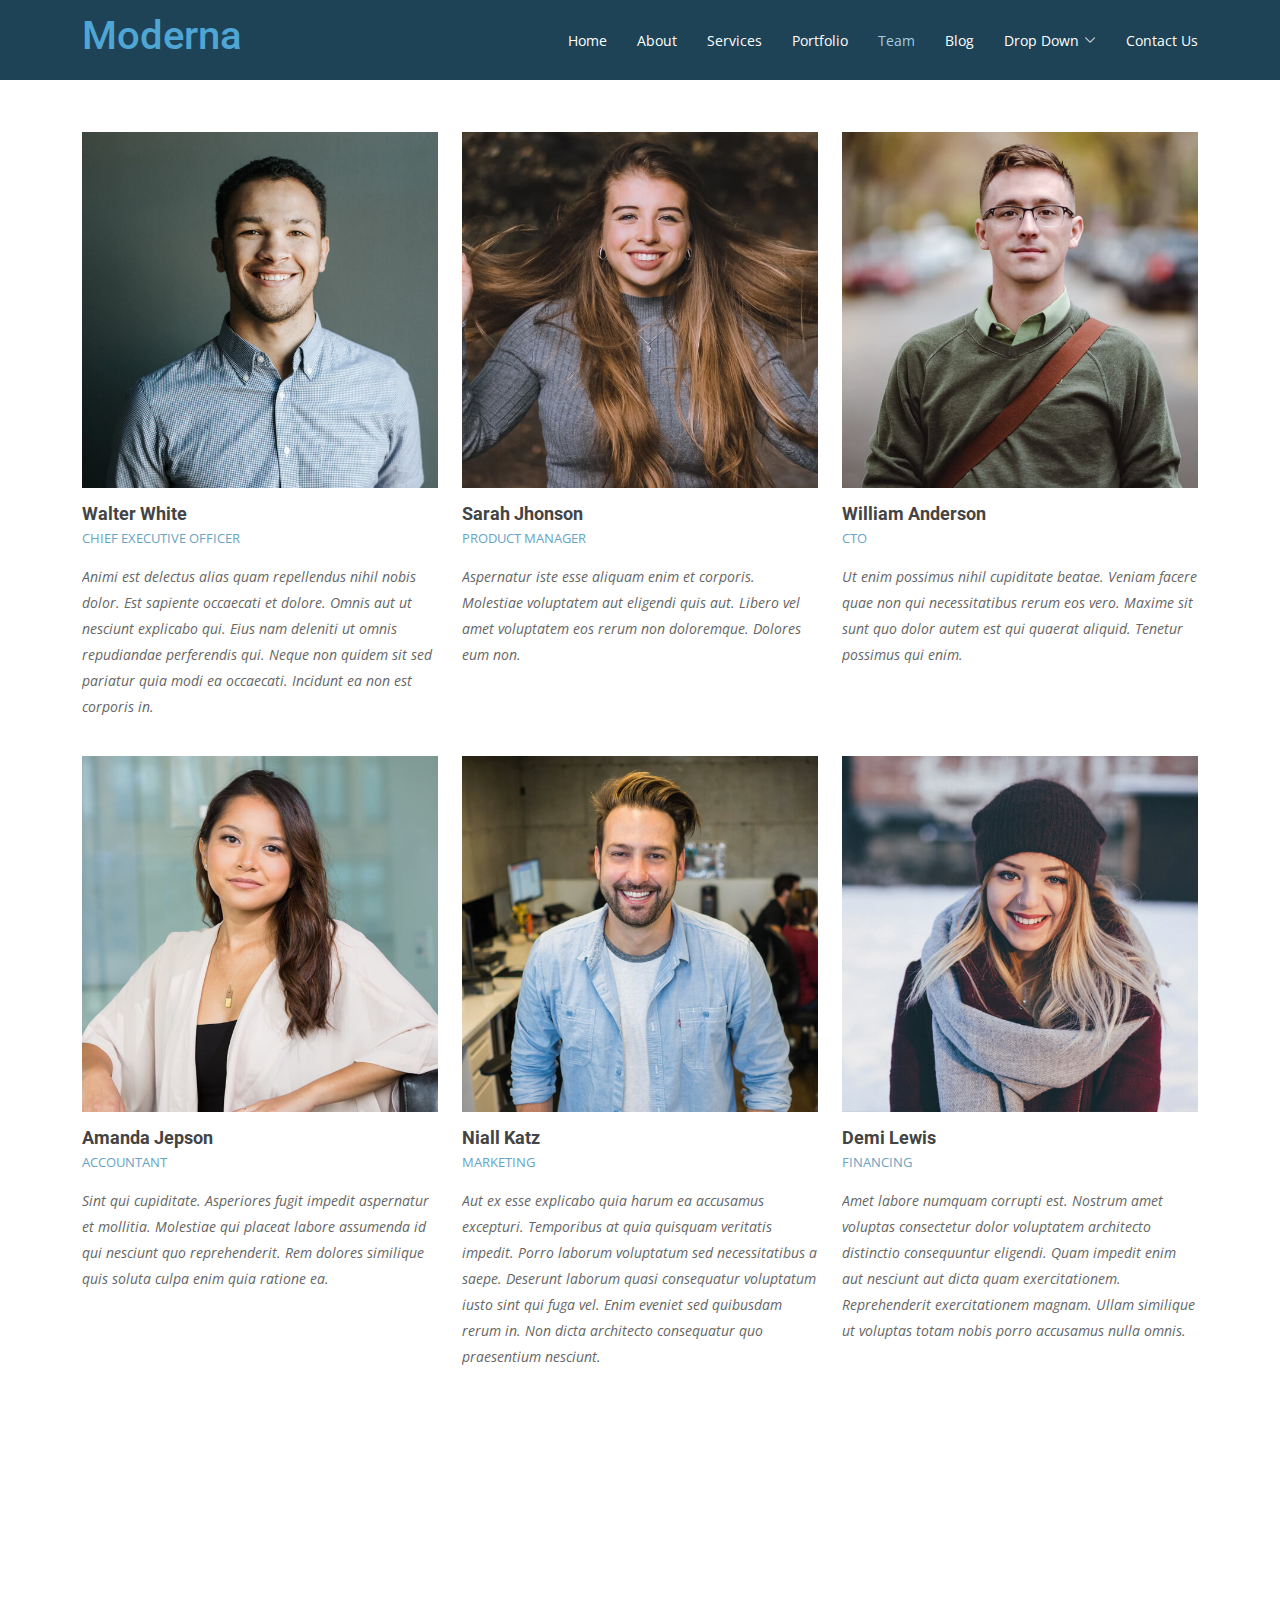
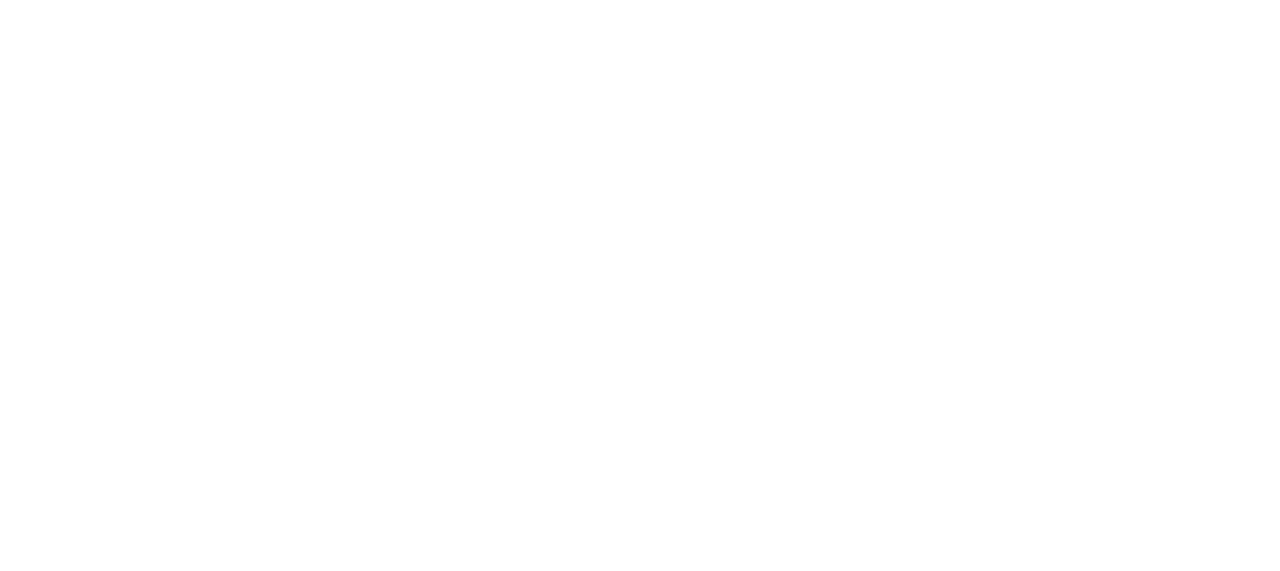
<file: team.html>
<!DOCTYPE html>
<html lang="en">

<head>
  <meta charset="utf-8">
  <meta content="width=device-width, initial-scale=1.0" name="viewport">

  <title>Team - Moderna Bootstrap Template</title>
  <meta content="" name="description">
  <meta content="" name="keywords">

  <!-- Favicons -->
  <link href="assets/img/favicon.png" rel="icon">
  <link href="assets/img/apple-touch-icon.png" rel="apple-touch-icon">

  <!-- Google Fonts -->
  <link href="https://fonts.googleapis.com/css?family=Open+Sans:300,300i,400,400i,600,600i,700,700i|Roboto:300,300i,400,400i,500,500i,700,700i&display=swap" rel="stylesheet">

  <!-- Vendor CSS Files -->
  <link href="assets/vendor/animate.css/animate.min.css" rel="stylesheet">
  <link href="assets/vendor/aos/aos.css" rel="stylesheet">
  <link href="assets/vendor/bootstrap/css/bootstrap.min.css" rel="stylesheet">
  <link href="assets/vendor/bootstrap-icons/bootstrap-icons.css" rel="stylesheet">
  <link href="assets/vendor/boxicons/css/boxicons.min.css" rel="stylesheet">
  <link href="assets/vendor/glightbox/css/glightbox.min.css" rel="stylesheet">
  <link href="assets/vendor/swiper/swiper-bundle.min.css" rel="stylesheet">

  <!-- Template Main CSS File -->
  <link href="assets/css/style.css" rel="stylesheet">

  <!-- =======================================================
  * Template Name: Moderna
  * Updated: Sep 18 2023 with Bootstrap v5.3.2
  * Template URL: https://bootstrapmade.com/free-bootstrap-template-corporate-moderna/
  * Author: BootstrapMade.com
  * License: https://bootstrapmade.com/license/
  ======================================================== -->
</head>

<body>

  <!-- ======= Header ======= -->
  <header id="header" class="fixed-top d-flex align-items-center ">
    <div class="container d-flex justify-content-between align-items-center">

      <div class="logo">
        <h1 class="text-light"><a href="index.html"><span>Moderna</span></a></h1>
        <!-- Uncomment below if you prefer to use an image logo -->
        <!-- <a href="index.html"><img src="assets/img/logo.png" alt="" class="img-fluid"></a>-->
      </div>

      <nav id="navbar" class="navbar">
        <ul>
          <li><a class="" href="index.html">Home</a></li>
          <li><a href="about.html">About</a></li>
          <li><a href="services.html">Services</a></li>
          <li><a href="portfolio.html">Portfolio</a></li>
          <li><a class="active" href="team.html">Team</a></li>
          <li><a href="blog.html">Blog</a></li>
          <li class="dropdown"><a href="#"><span>Drop Down</span> <i class="bi bi-chevron-down"></i></a>
            <ul>
              <li><a href="#">Drop Down 1</a></li>
              <li class="dropdown"><a href="#"><span>Deep Drop Down</span> <i class="bi bi-chevron-right"></i></a>
                <ul>
                  <li><a href="#">Deep Drop Down 1</a></li>
                  <li><a href="#">Deep Drop Down 2</a></li>
                  <li><a href="#">Deep Drop Down 3</a></li>
                  <li><a href="#">Deep Drop Down 4</a></li>
                  <li><a href="#">Deep Drop Down 5</a></li>
                </ul>
              </li>
              <li><a href="#">Drop Down 2</a></li>
              <li><a href="#">Drop Down 3</a></li>
              <li><a href="#">Drop Down 4</a></li>
            </ul>
          </li>
          <li><a href="contact.html">Contact Us</a></li>
        </ul>
        <i class="bi bi-list mobile-nav-toggle"></i>
      </nav><!-- .navbar -->

    </div>
  </header><!-- End Header -->

  <main id="main">

    <!-- ======= Our Team Section ======= -->
    <section class="breadcrumbs">
      <div class="container">

        <div class="d-flex justify-content-between align-items-center">
          <h2>Our Team</h2>
          <ol>
            <li><a href="index.html">Home</a></li>
            <li>Our Team</li>
          </ol>
        </div>

      </div>
    </section><!-- End Our Team Section -->

    <!-- ======= Team Section ======= -->
    <section class="team" data-aos="fade-up" data-aos-easing="ease-in-out" data-aos-duration="500">
      <div class="container">

        <div class="row">

          <div class="col-lg-4 col-md-6 d-flex align-items-stretch">
            <div class="member">
              <div class="member-img">
                <img src="assets/img/team/team-1.jpg" class="img-fluid" alt="">
                <div class="social">
                  <a href=""><i class="bi bi-twitter"></i></a>
                  <a href=""><i class="bi bi-facebook"></i></a>
                  <a href=""><i class="bi bi-instagram"></i></a>
                  <a href=""><i class="bi bi-linkedin"></i></a>
                </div>
              </div>
              <div class="member-info">
                <h4>Walter White</h4>
                <span>Chief Executive Officer</span>
                <p>Animi est delectus alias quam repellendus nihil nobis dolor. Est sapiente occaecati et dolore. Omnis aut ut nesciunt explicabo qui. Eius nam deleniti ut omnis repudiandae perferendis qui. Neque non quidem sit sed pariatur quia modi ea occaecati. Incidunt ea non est corporis in.</p>
              </div>
            </div>
          </div>

          <div class="col-lg-4 col-md-6 d-flex align-items-stretch">
            <div class="member">
              <div class="member-img">
                <img src="assets/img/team/team-2.jpg" class="img-fluid" alt="">
                <div class="social">
                  <a href=""><i class="bi bi-twitter"></i></a>
                  <a href=""><i class="bi bi-facebook"></i></a>
                  <a href=""><i class="bi bi-instagram"></i></a>
                  <a href=""><i class="bi bi-linkedin"></i></a>
                </div>
              </div>
              <div class="member-info">
                <h4>Sarah Jhonson</h4>
                <span>Product Manager</span>
                <p>Aspernatur iste esse aliquam enim et corporis. Molestiae voluptatem aut eligendi quis aut. Libero vel amet voluptatem eos rerum non doloremque. Dolores eum non.</p>
              </div>
            </div>
          </div>

          <div class="col-lg-4 col-md-6 d-flex align-items-stretch">
            <div class="member">
              <div class="member-img">
                <img src="assets/img/team/team-3.jpg" class="img-fluid" alt="">
                <div class="social">
                  <a href=""><i class="bi bi-twitter"></i></a>
                  <a href=""><i class="bi bi-facebook"></i></a>
                  <a href=""><i class="bi bi-instagram"></i></a>
                  <a href=""><i class="bi bi-linkedin"></i></a>
                </div>
              </div>
              <div class="member-info">
                <h4>William Anderson</h4>
                <span>CTO</span>
                <p>Ut enim possimus nihil cupiditate beatae. Veniam facere quae non qui necessitatibus rerum eos vero. Maxime sit sunt quo dolor autem est qui quaerat aliquid. Tenetur possimus qui enim.</p>
              </div>
            </div>
          </div>

          <div class="col-lg-4 col-md-6 d-flex align-items-stretch">
            <div class="member">
              <div class="member-img">
                <img src="assets/img/team/team-4.jpg" class="img-fluid" alt="">
                <div class="social">
                  <a href=""><i class="bi bi-twitter"></i></a>
                  <a href=""><i class="bi bi-facebook"></i></a>
                  <a href=""><i class="bi bi-instagram"></i></a>
                  <a href=""><i class="bi bi-linkedin"></i></a>
                </div>
              </div>
              <div class="member-info">
                <h4>Amanda Jepson</h4>
                <span>Accountant</span>
                <p>Sint qui cupiditate. Asperiores fugit impedit aspernatur et mollitia. Molestiae qui placeat labore assumenda id qui nesciunt quo reprehenderit. Rem dolores similique quis soluta culpa enim quia ratione ea.</p>
              </div>
            </div>
          </div>

          <div class="col-lg-4 col-md-6 d-flex align-items-stretch">
            <div class="member">
              <div class="member-img">
                <img src="assets/img/team/team-5.jpg" class="img-fluid" alt="">
                <div class="social">
                  <a href=""><i class="bi bi-twitter"></i></a>
                  <a href=""><i class="bi bi-facebook"></i></a>
                  <a href=""><i class="bi bi-instagram"></i></a>
                  <a href=""><i class="bi bi-linkedin"></i></a>
                </div>
              </div>
              <div class="member-info">
                <h4>Niall Katz</h4>
                <span>Marketing</span>
                <p>Aut ex esse explicabo quia harum ea accusamus excepturi. Temporibus at quia quisquam veritatis impedit. Porro laborum voluptatum sed necessitatibus a saepe. Deserunt laborum quasi consequatur voluptatum iusto sint qui fuga vel. Enim eveniet sed quibusdam rerum in. Non dicta architecto consequatur quo praesentium nesciunt.</p>
              </div>
            </div>
          </div>

          <div class="col-lg-4 col-md-6 d-flex align-items-stretch">
            <div class="member">
              <div class="member-img">
                <img src="assets/img/team/team-6.jpg" class="img-fluid" alt="">
                <div class="social">
                  <a href=""><i class="bi bi-twitter"></i></a>
                  <a href=""><i class="bi bi-facebook"></i></a>
                  <a href=""><i class="bi bi-instagram"></i></a>
                  <a href=""><i class="bi bi-linkedin"></i></a>
                </div>
              </div>
              <div class="member-info">
                <h4>Demi Lewis</h4>
                <span>Financing</span>
                <p>Amet labore numquam corrupti est. Nostrum amet voluptas consectetur dolor voluptatem architecto distinctio consequuntur eligendi. Quam impedit enim aut nesciunt aut dicta quam exercitationem. Reprehenderit exercitationem magnam. Ullam similique ut voluptas totam nobis porro accusamus nulla omnis.</p>
              </div>
            </div>
          </div>

        </div>

      </div>
    </section><!-- End Team Section -->

  </main><!-- End #main -->

  <!-- ======= Footer ======= -->
  <footer id="footer" data-aos="fade-up" data-aos-easing="ease-in-out" data-aos-duration="500">

    <div class="footer-newsletter">
      <div class="container">
        <div class="row">
          <div class="col-lg-6">
            <h4>Our Newsletter</h4>
            <p>Tamen quem nulla quae legam multos aute sint culpa legam noster magna</p>
          </div>
          <div class="col-lg-6">
            <form action="" method="post">
              <input type="email" name="email"><input type="submit" value="Subscribe">
            </form>
          </div>
        </div>
      </div>
    </div>

    <div class="footer-top">
      <div class="container">
        <div class="row">

          <div class="col-lg-3 col-md-6 footer-links">
            <h4>Useful Links</h4>
            <ul>
              <li><i class="bx bx-chevron-right"></i> <a href="#">Home</a></li>
              <li><i class="bx bx-chevron-right"></i> <a href="#">About us</a></li>
              <li><i class="bx bx-chevron-right"></i> <a href="#">Services</a></li>
              <li><i class="bx bx-chevron-right"></i> <a href="#">Terms of service</a></li>
              <li><i class="bx bx-chevron-right"></i> <a href="#">Privacy policy</a></li>
            </ul>
          </div>

          <div class="col-lg-3 col-md-6 footer-links">
            <h4>Our Services</h4>
            <ul>
              <li><i class="bx bx-chevron-right"></i> <a href="#">Web Design</a></li>
              <li><i class="bx bx-chevron-right"></i> <a href="#">Web Development</a></li>
              <li><i class="bx bx-chevron-right"></i> <a href="#">Product Management</a></li>
              <li><i class="bx bx-chevron-right"></i> <a href="#">Marketing</a></li>
              <li><i class="bx bx-chevron-right"></i> <a href="#">Graphic Design</a></li>
            </ul>
          </div>

          <div class="col-lg-3 col-md-6 footer-contact">
            <h4>Contact Us</h4>
            <p>
              A108 Adam Street <br>
              New York, NY 535022<br>
              United States <br><br>
              <strong>Phone:</strong> +1 5589 55488 55<br>
              <strong>Email:</strong> info@example.com<br>
            </p>

          </div>

          <div class="col-lg-3 col-md-6 footer-info">
            <h3>About Moderna</h3>
            <p>Cras fermentum odio eu feugiat lide par naso tierra. Justo eget nada terra videa magna derita valies darta donna mare fermentum iaculis eu non diam phasellus.</p>
            <div class="social-links mt-3">
              <a href="#" class="twitter"><i class="bx bxl-twitter"></i></a>
              <a href="#" class="facebook"><i class="bx bxl-facebook"></i></a>
              <a href="#" class="instagram"><i class="bx bxl-instagram"></i></a>
              <a href="#" class="linkedin"><i class="bx bxl-linkedin"></i></a>
            </div>
          </div>

        </div>
      </div>
    </div>

    <div class="container">
      <div class="copyright">
        &copy; Copyright <strong><span>Moderna</span></strong>. All Rights Reserved
      </div>
      <div class="credits">
        <!-- All the links in the footer should remain intact. -->
        <!-- You can delete the links only if you purchased the pro version. -->
        <!-- Licensing information: https://bootstrapmade.com/license/ -->
        <!-- Purchase the pro version with working PHP/AJAX contact form: https://bootstrapmade.com/free-bootstrap-template-corporate-moderna/ -->
        Designed by <a href="https://bootstrapmade.com/">BootstrapMade</a>
      </div>
    </div>
  </footer><!-- End Footer -->

  <a href="#" class="back-to-top d-flex align-items-center justify-content-center"><i class="bi bi-arrow-up-short"></i></a>

  <!-- Vendor JS Files -->
  <script src="assets/vendor/purecounter/purecounter_vanilla.js"></script>
  <script src="assets/vendor/aos/aos.js"></script>
  <script src="assets/vendor/bootstrap/js/bootstrap.bundle.min.js"></script>
  <script src="assets/vendor/glightbox/js/glightbox.min.js"></script>
  <script src="assets/vendor/isotope-layout/isotope.pkgd.min.js"></script>
  <script src="assets/vendor/swiper/swiper-bundle.min.js"></script>
  <script src="assets/vendor/waypoints/noframework.waypoints.js"></script>
  <script src="assets/vendor/php-email-form/validate.js"></script>

  <!-- Template Main JS File -->
  <script src="assets/js/main.js"></script>

</body>

</html>
</file>
<file: assets/css/extension.css>
/*--------------------------------------------------------------
# Header
--------------------------------------------------------------*/
#header .logo img {
  padding: 0;
  margin: 0;
  max-height: 47px;
}
#header .logo img:hover {
  transition: 0.3s;
  max-height: 51px;
}

/*--------------------------------------------------------------
# Hero Section
--------------------------------------------------------------*/
#hero {
  width: 100%;
  height: 100vh;
  overflow: hidden;
  position: relative;
  background: linear-gradient(to right, rgba(30, 67, 86, 0.8), rgba(30, 67, 86, 0.6)), url("../img/main/1_hero/atm2.jpg") center top no-repeat;
  background-position: center;
  background-repeat: no-repeat;
  background-attachment: scroll;
  background-size: cover;
}

#hero .hero-container {
  display: flex;
  justify-content: center;
  align-items: center;
  flex-direction: column;
  text-align: center;
  position: relative;
  top: -50px;
  left: 0;
  right: 0;
  height: 100%;
}

#hero h1 {
  color: #fff;
  margin-bottom: 40px;
  font-size: 66px;
  font-weight: 300;
}

.b-page-subtitle {
  display: inline;
  animation-delay: 0.6s;
  font-size: 22px;
  color: #e4e4e4;
  font-size: 22px;
  text-align: center;
}

.b-bsu-link {
  color: #fff;
}
.b-bsu-link:hover {
  font-size: 24px;
  transition: 0.3s;
}

.b-arrow {
  position: relative;
  bottom: 5%;
  left: 0;
  display: inline-block;
  height: 45px;
  width: 45px;
  border-style: solid;
  border-color: #fff;
  border-width: 0px 1px 1px 0px;
  transform: rotate(45deg);
  transition: border-width 150ms ease-in-out;
}

.b-arrow:hover {
  border-bottom-width: 4px;
  border-right-width: 4px;
}

.b-arrow-link {
  display: block;
  width: 100%;
  height: 100%;
}

/*--------------------------------------------------------------
# About
--------------------------------------------------------------*/
#main {
  margin-top: 80px;
}
#main.main-page {
  margin-top: 0;
}

.about .icon-box-cyan .icon i {
  color: rgb(104, 164, 196);
}

/*--------------------------------------------------------------
# News
--------------------------------------------------------------*/
.news .card {
  display: flex;
  flex-direction: column;
  justify-content: center;
  align-items: center;
  height: 100%;
  background-color: transparent;
  border: 0;
  padding: 0 30px;
  position: relative;
}

.news .card-img {
  flex: 0 1 380px;
}

.news .card-img img {
  width: 100%;
  height: 100%;
  -o-object-fit: cover;
     object-fit: cover;
  transition: all 0.3s ease-in-out;
  box-shadow: 3px 2px 15px rgba(0, 0, 0, 0.2);
  border-radius: 2px;
}

.news .card-body {
  display: flex;
  flex-direction: column;
  justify-content: space-between;
  z-index: 10;
  max-width: 92.5%;
  background: #fff;
  border-top: 4px solid #fff;
  padding: 15px 30px;
  box-shadow: 0px 2px 15px rgba(0, 0, 0, 0.1);
  margin-top: -50px;
  transition: 0.3s;
}

.news .card-title {
  font-weight: 700;
  text-align: center;
  margin-bottom: 15px;
  color: #1e4356;
  transition: 0.3s;
}

.news .card-text {
  color: #5e5e5e;
  font-size: 15px;
}

.news .card-meta .read-more a {
  color: #777777;
  text-transform: uppercase;
  font-weight: 600;
  font-size: 13px;
  transition: 0.3s;
}

.news .read-more a:hover {
  color: #68A4C4;
}

.news .card-meta .date {
  font-size: 14px;
  color: #1e4356;
}

@media (max-width: 1400px) {
  .news .card-img {
    flex: 0 1 auto;
  }
}
@media (max-width: 592px) {
  .news .card-body {
    margin-top: -20px;
  }
  .news .card-title {
    font-size: 14px;
    margin-bottom: 7px;
  }
  .news .card-text {
    font-size: 13px;
    margin-bottom: 7px;
  }
}
/*--------------------------------------------------------------
# Devices
--------------------------------------------------------------*/
.devices .devices-item {
  background: #1e4356;
  overflow: hidden;
  height: 275px;
  position: relative;
  border-radius: 4px;
  margin: 0 0 30px 0;
}

.devices .devices-item img {
  transition: all 0.3s ease-in-out;
  -o-object-fit: cover;
     object-fit: cover;
  width: 100%;
  height: 100%;
}

.devices .devices-item .devices-info {
  opacity: 0;
  position: absolute;
  transition: all 0.3s linear;
  text-align: center;
  top: 10%;
  left: 0;
  right: 0;
}

.b-devices-title {
  font-size: 24px;
  color: #fff;
  font-weight: 700;
}

.b-devices-description {
  font-size: 18px;
  color: #fff;
  font-weight: 600;
}

/*==============================================================
# ONSERVATIONS.HTML
================================================================*/
/*--------------------------------------------------------------
# Annual
--------------------------------------------------------------*/
.annual-info {
  text-align: justify;
  font-style: italic;
}

.annual-list h3 {
  font-weight: 500;
  font-size: 19px;
  color: #464646;
}

.annual-link {
  font-size: 17px;
}

.annual-blockquote {
  overflow: hidden;
  padding: 0 20px;
  position: relative;
}

.annual-text {
  color: #444;
  line-height: 1.5;
  margin-bottom: 0;
  font-style: italic;
  font-weight: 500;
  font-size: 17px;
}
.annual-text span {
  font-weight: 600;
}

.annual-info blockquote::after {
  content: "";
  position: absolute;
  left: 0;
  top: 0;
  bottom: 0;
  width: 3px;
  background-color: #1e4356;
}

/*--------------------------------------------------------------
# Table
--------------------------------------------------------------*/
.my-custom-scrollbar {
  position: relative;
  height: 390px;
  overflow-y: auto;
}

.table-wrapper-scroll-y {
  display: block;
}

.observ-table {
  width: 100%;
  border: 0.5px solid #b9b9b9;
}
.observ-table thead {
  background: rgba(102, 153, 180, 0.8);
}
.observ-table tr:nth-of-type(2n) {
  background-color: rgba(136, 201, 235, 0.3);
}
.observ-table td {
  padding: 8px;
  width: 25%;
  border-top: 0.5px solid #cacaca;
  border-bottom: 0.5px solid #cacaca;
  border-left: 0.5px solid #9c9c9c;
  border-right: 0.5px solid #9c9c9c;
  font-size: 18px;
  text-align: center;
}
.observ-table td:first-child {
  font-weight: 600;
}
.observ-table th {
  border: 0.5px solid #7e7e7e;
  padding: 10px;
  color: #313131;
  font-size: 16px;
  line-height: 19px;
  text-align: center;
}

.download-text {
  font-style: italic;
  font-size: 15px;
  margin-bottom: 0;
}

.download-button {
  display: inline-block;
  background-color: rgb(170, 213, 236);
  border-radius: 3px;
  padding: 3px 6px;
  border: solid 1px rgb(135, 181, 206);
  color: #363636;
  cursor: pointer;
}

@media (max-width: 992px) {
  .observ-table td {
    padding: 7px;
    font-size: 14px;
  }
  .observ-table th {
    padding: 7px;
    font-size: 14px;
  }
}
@media (max-width: 579px) {
  .observ-table td {
    padding: 5px;
    font-size: 12px;
  }
  .observ-table th {
    padding: 5px;
    font-size: 10px;
  }
}
</file>
<file: assets/css/style.css>
/**
* Template Name: Moderna
* Updated: Sep 18 2023 with Bootstrap v5.3.2
* Template URL: https://bootstrapmade.com/free-bootstrap-template-corporate-moderna/
* Author: BootstrapMade.com
* License: https://bootstrapmade.com/license/
*/

/*--------------------------------------------------------------
# General
--------------------------------------------------------------*/
body {
  font-family: "Open Sans", sans-serif;
  color: #444;
}

a {
  color: #4fa6d5;
  text-decoration: none;
}

a:hover {
  color: #45beff;
  text-decoration: none;
}

h1,
h2,
h3,
h4,
h5,
h6,
.font-primary {
  font-family: "Roboto", sans-serif;
}

/*--------------------------------------------------------------
# Back to top button
--------------------------------------------------------------*/
.back-to-top {
  position: fixed;
  visibility: hidden;
  opacity: 0;
  right: 15px;
  bottom: 15px;
  z-index: 99999;
  background: #68A4C4;
  width: 40px;
  height: 40px;
  border-radius: 4px;
  transition: all 0.4s;
}

.back-to-top i {
  font-size: 24px;
  color: #fff;
  line-height: 0;
}

.back-to-top:hover {
  background: #85b6cf;
  color: #fff;
}

.back-to-top.active {
  visibility: visible;
  opacity: 1;
}

/*--------------------------------------------------------------
# Header
--------------------------------------------------------------*/
#header {
  height: 80px;
  transition: all 0.5s;
  z-index: 997;
  transition: all 0.5s;
  background: #1e4356;
}

#header.header-transparent {
  background: none;
}

#header.header-scrolled {
  background: rgba(30, 67, 86, 0.8);
  height: 60px;
}


/* ----------------DISABLED ----------------- */

/* #header .logo h1 {
  font-size: 28px;
  margin: 0;
  padding: 4px 0;
  line-height: 1;
  font-weight: 400;
  letter-spacing: 3px;
  text-transform: uppercase;
}

#header .logo h1 a,
#header .logo h1 a:hover {
  color: #fff;
  text-decoration: none;
} */


/* #header .logo img {
  padding: 0;
  margin: 0;
  max-height: 50px;
} */

/* ----------------DISABLED ----------------- */



/* #main {
  margin-top: 80px;
} */

/* ----------------DISABLED ----------------- */


/*--------------------------------------------------------------
# Navigation Menu
--------------------------------------------------------------*/
/**
* Desktop Navigation 
*/
.navbar {
  padding: 0;
}

.navbar ul {
  margin: 0;
  padding: 0;
  display: flex;
  list-style: none;
  align-items: center;
}

.navbar li {
  position: relative;
}

.navbar a,
.navbar a:focus {
  display: flex;
  align-items: center;
  justify-content: space-between;
  padding: 10px 0 10px 30px;
  font-family: "Open Sans", sans-serif;
  font-size: 14px;
  color: #fff;
  white-space: nowrap;
  transition: 0.3s;
}

.navbar a i,
.navbar a:focus i {
  font-size: 12px;
  line-height: 0;
  margin-left: 5px;
}

.navbar a:hover,
.navbar .active,
.navbar .active:focus,
.navbar li:hover>a {
  color: #a2cce3;
}

.navbar .dropdown ul {
  display: block;
  position: absolute;
  left: 14px;
  top: calc(100% + 30px);
  margin: 0;
  padding: 10px 0;
  z-index: 99;
  opacity: 0;
  visibility: hidden;
  background: #fff;
  box-shadow: 0px 0px 30px rgba(127, 137, 161, 0.25);
  transition: 0.3s;
}

.navbar .dropdown ul li {
  min-width: 200px;
}

.navbar .dropdown ul a {
  padding: 10px 20px;
  font-size: 14px;
  text-transform: none;
  color: #1c3745;
}

.navbar .dropdown ul a i {
  font-size: 12px;
}

.navbar .dropdown ul a:hover,
.navbar .dropdown ul .active:hover,
.navbar .dropdown ul li:hover>a {
  color: #68A4C4;
}

.navbar .dropdown:hover>ul {
  opacity: 1;
  top: 100%;
  visibility: visible;
}

.navbar .dropdown .dropdown ul {
  top: 0;
  left: calc(100% - 30px);
  visibility: hidden;
}

.navbar .dropdown .dropdown:hover>ul {
  opacity: 1;
  top: 0;
  left: 100%;
  visibility: visible;
}

@media (max-width: 1366px) {
  .navbar .dropdown .dropdown ul {
    left: -90%;
  }

  .navbar .dropdown .dropdown:hover>ul {
    left: -100%;
  }
}

/**
* Mobile Navigation 
*/
.mobile-nav-toggle {
  color: #fff;
  font-size: 28px;
  cursor: pointer;
  display: none;
  line-height: 0;
  transition: 0.5s;
}

@media (max-width: 991px) {
  .mobile-nav-toggle {
    display: block;
  }

  .navbar ul {
    display: none;
  }
}

.navbar-mobile {
  position: fixed;
  overflow: hidden;
  top: 0;
  right: 0;
  left: 0;
  bottom: 0;
  background: rgba(17, 38, 48, 0.9);
  transition: 0.3s;
}

.navbar-mobile .mobile-nav-toggle {
  position: absolute;
  top: 15px;
  right: 15px;
}

.navbar-mobile ul {
  display: block;
  position: absolute;
  top: 55px;
  right: 15px;
  bottom: 15px;
  left: 15px;
  padding: 10px 0;
  background-color: #fff;
  overflow-y: auto;
  transition: 0.3s;
}

.navbar-mobile a,
.navbar-mobile a:focus {
  padding: 10px 20px;
  font-size: 15px;
  color: #1e4356;
}

.navbar-mobile a:hover,
.navbar-mobile .active,
.navbar-mobile li:hover>a {
  color: #68A4C4;
}

.navbar-mobile .getstarted,
.navbar-mobile .getstarted:focus {
  margin: 15px;
}

.navbar-mobile .dropdown ul {
  position: static;
  display: none;
  margin: 10px 20px;
  padding: 10px 0;
  z-index: 99;
  opacity: 1;
  visibility: visible;
  background: #fff;
  box-shadow: 0px 0px 30px rgba(127, 137, 161, 0.25);
}

.navbar-mobile .dropdown ul li {
  min-width: 200px;
}

.navbar-mobile .dropdown ul a {
  padding: 10px 20px;
}

.navbar-mobile .dropdown ul a i {
  font-size: 12px;
}

.navbar-mobile .dropdown ul a:hover,
.navbar-mobile .dropdown ul .active:hover,
.navbar-mobile .dropdown ul li:hover>a {
  color: #68A4C4;
}

.navbar-mobile .dropdown>.dropdown-active {
  display: block;
}

/*--------------------------------------------------------------
# Hero Section
--------------------------------------------------------------*/

/* ----------------DISABLED ----------------- */
/* #hero {
  width: 100%;
  height: 100vh;
  overflow: hidden;
  position: relative;
  background: linear-gradient(to right, rgba(30, 67, 86, 0.8), rgba(30, 67, 86, 0.6)), url("../img/header/atm2.jpg") center top no-repeat;
  background-position: center;
  background-repeat: no-repeat;
  background-attachment: scroll;
  background-size: cover;
} */

/* #hero::after {
  content: "";
  position: absolute;
  left: 50%;
  top: 0;
  width: 130%;
  height: 95%;
  background: linear-gradient(to right, rgba(30, 67, 86, 0.8), rgba(30, 67, 86, 0.6)), url("../img/hero-bg.jpg") center top no-repeat;
  z-index: 0;
  border-radius: 0 0 50% 50%;
  transform: translateX(-50%) rotate(0deg);
} */

/* #hero::before {
  content: "";
  position: absolute;
  left: 50%;
  top: 0;
  width: 130%;
  height: 96%;
  background: #68A4C4;
  opacity: 0.3;
  z-index: 0;
  border-radius: 0 0 50% 50%;
  transform: translateX(-50%) translateY(18px) rotate(2deg);
} */


/* #hero .carousel-container {
  display: flex;
  justify-content: center;
  align-items: center;
  flex-direction: column;
  text-align: center;
  bottom: 0;
  top: 0;
  left: 0;
  right: 0;
}

#hero h2 {
  color: #fff;
  margin-bottom: 30px;
  font-size: 48px;
  font-weight: 300;
}

#hero p {
  width: 80%;
  animation-delay: 0.4s;
  margin: 0 auto 30px auto;
  color: #fff;
} */


/* ----------------DISABLED ----------------- */


/* ----------------DISABLED ----------------- */
/* #hero .carousel-control-prev,
#hero .carousel-control-next {
  width: 10%;
} */

/* ----------------DISABLED ----------------- */
/* #hero .carousel-control-next-icon,
#hero .carousel-control-prev-icon {
  background: none;
  font-size: 48px;
  line-height: 1;
  width: auto;
  height: auto;
} */

/* ----------------DISABLED ----------------- */

/* #hero .btn-get-started {
  font-family: "Roboto", sans-serif;
  font-weight: 500;
  font-size: 14px;
  letter-spacing: 1px;
  display: inline-block;
  padding: 12px 32px;
  border-radius: 50px;
  transition: 0.5s;
  line-height: 1;
  margin: 10px;
  color: #fff;
  animation-delay: 0.8s;
  border: 2px solid #68A4C4;
} */

/* #hero .btn-get-started:hover {
  background: #68A4C4;
  color: #fff;
  text-decoration: none;
} */

@media (min-width: 1024px) {
  /* #hero p {
    width: 60%;
  } */

  /* #hero .carousel-control-prev,
  #hero .carousel-control-next {
    width: 5%;
  } */
}

@media (max-width: 768px) {
  #hero::after {
    width: 180%;
    height: 95%;
    border-radius: 0 0 50% 50%;
    transform: translateX(-50%) rotate(0deg);
  }

  #hero::before {
    top: 0;
    width: 180%;
    height: 94%;
    border-radius: 0 0 50% 50%;
    transform: translateX(-50%) translateY(20px) rotate(4deg);
  }
}

@media (max-width: 575px) {
  #hero h2 {
    font-size: 30px;
  }

/* ----------------DISABLED ----------------- */

  /* #hero::after {
    left: 40%;
    top: 0;
    width: 200%;
    height: 95%;
    border-radius: 0 0 50% 50%;
    transform: translateX(-50%) rotate(0deg);
  } */


  /* #hero::before {
    left: 50%;
    top: 0;
    width: 200%;
    height: 94%;
    border-radius: 0 0 50% 50%;
    transform: translateX(-50%) translateY(20px) rotate(4deg);
  } */

/* ----------------DISABLED ----------------- */

}

/*--------------------------------------------------------------
# Hero No Slider Section
--------------------------------------------------------------*/

/* ----------------DISABLED ----------------- */

/* #hero-no-slider {
  width: 100%;
  height: 100vh;
  overflow: hidden;
  position: relative;
  text-align: center;
}

#hero-no-slider::before {
  content: "";
  position: absolute;
  left: 0;
  top: 0;
  right: 0;
  bottom: 0;
  background: linear-gradient(to right, rgba(30, 67, 86, 0.8), rgba(30, 67, 86, 0.6)), url("../img/hero-bg.jpg") center top no-repeat;
}

#hero-no-slider h2 {
  color: #fff;
  margin-bottom: 15px;
  font-size: 48px;
  font-weight: 700;
}

#hero-no-slider p {
  color: #fff;
}

#hero-no-slider .btn-get-started {
  font-family: "Roboto", sans-serif;
  font-weight: 500;
  font-size: 14px;
  letter-spacing: 1px;
  display: inline-block;
  padding: 12px 32px;
  border-radius: 50px;
  transition: 0.5s;
  line-height: 1;
  margin: 10px;
  color: #fff;
  animation-delay: 0.8s;
  border: 2px solid #68A4C4;
}

#hero-no-slider .btn-get-started:hover {
  background: #68A4C4;
  color: #fff;
  text-decoration: none;
} */

/* ----------------DISABLED ----------------- */


@media (max-width: 575px) {
  #hero-no-slider h2 {
    font-size: 30px;
  }
}

/*--------------------------------------------------------------
# Sections General
--------------------------------------------------------------*/
section {
  padding: 60px 0;
}

.section-bg {
  background-color: #f3f8fa;
}

.section-title {
  text-align: center;
  padding-bottom: 30px;
}

.section-title h2 {
  font-size: 28px;
  font-weight: 400;
  margin-bottom: 20px;
  padding-bottom: 20px;
  position: relative;
}

.section-title h2::before {
  content: "";
  position: absolute;
  display: block;
  width: 120px;
  height: 1px;
  background: #ddd;
  bottom: 1px;
  left: calc(50% - 60px);
}

.section-title h2::after {
  content: "";
  position: absolute;
  display: block;
  width: 40px;
  height: 3px;
  background: #68A4C4;
  bottom: 0;
  left: calc(50% - 20px);
}

.section-title p {
  margin-bottom: 0;
}

/*--------------------------------------------------------------
# Breadcrumbs
--------------------------------------------------------------*/
.breadcrumbs {
  padding: 15px 0;
  background-color: #f3f8fa;
  min-height: 40px;
}

.breadcrumbs h2 {
  font-size: 28px;
  font-weight: 300;
}

.breadcrumbs ol {
  display: flex;
  flex-wrap: wrap;
  list-style: none;
  padding: 0;
  margin: 0;
}

.breadcrumbs ol li+li {
  padding-left: 10px;
}

.breadcrumbs ol li+li::before {
  display: inline-block;
  padding-right: 10px;
  color: #6c757d;
  content: "/";
}

@media (max-width: 768px) {
  .breadcrumbs .d-flex {
    display: block !important;
  }

  .breadcrumbs ol {
    display: block;
  }

  .breadcrumbs ol li {
    display: inline-block;
  }
}

/*--------------------------------------------------------------
# Our about
--------------------------------------------------------------*/
.about {
  padding-bottom: 20px;
}

.about .icon-box {
  padding: 30px;
  position: relative;
  overflow: hidden;
  margin: 0 0 40px 0;
  background: #fff;
  box-shadow: 0 5px 26px 0 rgba(68, 88, 144, 0.14);
  transition: all 0.3s ease-in-out;
  text-align: center;
  border: 1px solid #fff;
}

.about .icon {
  margin: 0 auto 20px auto;
  padding-top: 17px;
  display: inline-block;
  text-align: center;
  border-radius: 50%;
  width: 72px;
  height: 72px;
}

.about .icon i {
  font-size: 36px;
  line-height: 1;
}

.about .title {
  font-weight: 700;
  margin-bottom: 15px;
  font-size: 18px;
}

.about .title a {
  color: #111;
}

.about .description {
  font-size: 15px;
  line-height: 28px;
  margin-bottom: 0;
}

.about .icon-box-pink .icon {
  background: #fceef3;
}

.about .icon-box-pink .icon i {
  color: #ff689b;
}

.about .icon-box-pink:hover {
  border-color: #ff689b;
}

.about .icon-box-cyan .icon {
  background: #e6fdfc;
}


/* ----------------DISABLED ----------------- */

/* .about .icon-box-cyan .icon i {
  color: #3fcdc7;
} */
/* ----------------DISABLED ----------------- */


.about .icon-box-cyan:hover {
  border-color: #3fcdc7;
}

.about .icon-box-green .icon {
  background: #eafde7;
}

.about .icon-box-green .icon i {
  color: #41cf2e;
}

.about .icon-box-green:hover {
  border-color: #41cf2e;
}

.about .icon-box-blue .icon {
  background: #e1eeff;
}

.about .icon-box-blue .icon i {
  color: #2282ff;
}

.about .icon-box-blue:hover {
  border-color: #2282ff;
}

/*--------------------------------------------------------------
# Why Us
--------------------------------------------------------------*/

/* ----------------DISABLED ----------------- */

/* .why-us .container {
  box-shadow: 0 5px 25px 0 rgba(214, 215, 216, 0.6);
  background: #fff;
} */

/* ----------------DISABLED ----------------- */


.why-us .icon-box+.icon-box {
  margin-top: 50px;
}

.why-us .icon-box .icon {
  float: left;
  display: flex;
  align-items: center;
  justify-content: center;
  width: 72px;
  height: 72px;
  background: #f3f8fa;
  border-radius: 6px;
  transition: 0.5s;
}

.why-us .icon-box .icon i {
  color: #68A4C4;
  font-size: 32px;
}

.why-us .icon-box:hover .icon {
  background: #68A4C4;
}

.why-us .icon-box:hover .icon i {
  color: #fff;
}

.why-us .icon-box .title {
  margin-left: 95px;
  font-weight: 700;
  margin-bottom: 10px;
  font-size: 18px;
  text-transform: uppercase;
}

.why-us .icon-box .title a {
  color: #343a40;
  transition: 0.3s;
}

.why-us .icon-box .title a:hover {
  color: #68A4C4;
}

.why-us .icon-box .description {
  margin-left: 95px;
  line-height: 24px;
  font-size: 14px;
}

.why-us .video-box {
  position: relative;
}

.why-us .video-box img {
  padding-top: 15px;
  padding-bottom: 15px;
}

.why-us .play-btn {
  width: 94px;
  height: 94px;
  background: radial-gradient(#68A4C4 50%, rgba(104, 164, 196, 0.4) 52%);
  border-radius: 50%;
  display: block;
  position: absolute;
  left: calc(50% - 47px);
  top: calc(50% - 47px);
  overflow: hidden;
}

.why-us .play-btn::after {
  content: "";
  position: absolute;
  left: 50%;
  top: 50%;
  transform: translateX(-40%) translateY(-50%);
  width: 0;
  height: 0;
  border-top: 10px solid transparent;
  border-bottom: 10px solid transparent;
  border-left: 15px solid #fff;
  z-index: 100;
  transition: all 400ms cubic-bezier(0.55, 0.055, 0.675, 0.19);
}

.why-us .play-btn::before {
  content: "";
  position: absolute;
  width: 120px;
  height: 120px;
  animation-delay: 0s;
  animation: pulsate-btn 2s;
  animation-direction: forwards;
  animation-iteration-count: infinite;
  animation-timing-function: steps;
  opacity: 1;
  border-radius: 50%;
  border: 5px solid rgba(104, 164, 196, 0.7);
  top: -15%;
  left: -15%;
  background: rgba(198, 16, 0, 0);
}

.why-us .play-btn:hover::after {
  border-left: 15px solid #68A4C4;
  transform: scale(20);
}

.why-us .play-btn:hover::before {
  content: "";
  position: absolute;
  left: 50%;
  top: 50%;
  transform: translateX(-40%) translateY(-50%);
  width: 0;
  height: 0;
  border: none;
  border-top: 10px solid transparent;
  border-bottom: 10px solid transparent;
  border-left: 15px solid #fff;
  z-index: 200;
  animation: none;
  border-radius: 0;
}

@keyframes pulsate-btn {
  0% {
    transform: scale(0.6, 0.6);
    opacity: 1;
  }

  100% {
    transform: scale(1, 1);
    opacity: 0;
  }
}

/*--------------------------------------------------------------
# Features
--------------------------------------------------------------*/
.features .row+.row {
  margin-top: 100px;
}

.features h3 {
  font-weight: 400;
  font-size: 24px;
}

.features ul {
  list-style: none;
  padding: 0;
}

.features ul li {
  padding-bottom: 10px;
}

.features ul i {
  font-size: 20px;
  padding-right: 4px;
  color: #68A4C4;
}

.features p:last-child {
  margin-bottom: 0;
}



/* ----------------DISABLED ----------------- */


/*--------------------------------------------------------------
# About
--------------------------------------------------------------*/
/* .about h3 {
  font-weight: 400;
  font-size: 26px;
}

.about ul {
  list-style: none;
  padding: 0;
}

.about ul li {
  padding-bottom: 10px;
}

.about ul i {
  font-size: 20px;
  padding-right: 4px;
  color: #68A4C4;
}

.about p:last-child {
  margin-bottom: 0;
} */


/*--------------------------------------------------------------
# Facts
--------------------------------------------------------------*/
/* .facts .counters span {
  font-size: 48px;
  display: block;
  color: #68A4C4;
}

.facts .counters p {
  padding: 0;
  margin: 0 0 20px 0;
  font-family: "Roboto", sans-serif;
  font-size: 14px;
} */

/*--------------------------------------------------------------
# Our Skills
--------------------------------------------------------------*/
/* .skills {
  padding: 60px 0;
}

.skills .progress {
  height: 35px;
  margin-bottom: 10px;
}

.skills .progress .skill {
  line-height: 35px;
  padding: 0;
  margin: 0 0 0 20px;
  text-transform: uppercase;
}

.skills .progress .skill .val {
  float: right;
  font-style: normal;
  margin: 0 20px 0 0;
}

.skills .progress-bar {
  width: 1px;
  text-align: left;
  transition: 0.9s;
}

/*--------------------------------------------------------------
# Tetstimonials
--------------------------------------------------------------*/
/* .testimonials {
  padding: 60px 0;
}

.testimonials .section-header {
  margin-bottom: 40px;
}

.testimonials .testimonials-carousel {
  overflow: hidden;
}

.testimonials .testimonial-item {
  text-align: center;
}

.testimonials .testimonial-item .testimonial-img {
  width: 120px;
  border-radius: 50%;
  border: 4px solid #fff;
  margin: 0 auto;
}

.testimonials .testimonial-item h3 {
  font-size: 20px;
  font-weight: bold;
  margin: 10px 0 5px 0;
  color: #111;
}

.testimonials .testimonial-item h4 {
  font-size: 14px;
  color: #999;
  margin: 0 0 15px 0;
}

.testimonials .testimonial-item .quote-icon-left,
.testimonials .testimonial-item .quote-icon-right {
  color: #fbfcfd;
  font-size: 26px;
}

.testimonials .testimonial-item .quote-icon-left {
  display: inline-block;
  left: -5px;
  position: relative;
}

.testimonials .testimonial-item .quote-icon-right {
  display: inline-block;
  right: -5px;
  position: relative;
  top: 10px;
}

.testimonials .testimonial-item p {
  font-style: italic;
  margin: 0 auto 15px auto;
}

.testimonials .swiper-pagination {
  margin-top: 20px;
  position: relative;
}

.testimonials .swiper-pagination .swiper-pagination-bullet {
  width: 12px;
  height: 12px;
  background-color: #fff;
  opacity: 1;
  border: 1px solid #68A4C4;
}

.testimonials .swiper-pagination .swiper-pagination-bullet-active {
  background-color: #68A4C4;
} */
 */


/* ----------------DISABLED ----------------- */

/*--------------------------------------------------------------
# Service Details
--------------------------------------------------------------*/
/* .news {
  padding-bottom: 10px;
} */


/* ----------------DISABLED ----------------- */
/* 
.news .card {
  background-color: transparent;
  border: 0;
  padding: 0 30px;
  margin-bottom: 60px;
  position: relative;
}

.news .card-img {
  width: calc(100% + 60px);
  margin-left: -13px;
  overflow: hidden;
  z-index: 9;
  border-radius: 0;
} */


/* .news .card-img img {
  max-width: 100%;
  transition: all 0.3s ease-in-out;
}

.news .card-body {
  z-index: 10;
  background: #fff;
  border-top: 4px solid #fff;
  padding: 30px;
  box-shadow: 0px 2px 15px rgba(0, 0, 0, 0.1);
  margin-top: -60px;
  transition: 0.3s;
}



.news .card-title {
  font-weight: 700;
  text-align: center;
  margin-bottom: 20px;
}

.news .card-title a {
  color: #1e4356;
  transition: 0.3s;
}

.news .card-text {
  color: #5e5e5e;
}



.news .read-more a {
  color: #777777;
  text-transform: uppercase;
  font-weight: 600;
  font-size: 12px;
  transition: 0.3s;
}

.news .read-more a:hover {
  color: #68A4C4;
}*/


/* ----------------DISABLED ----------------- */



/* ----------------DISABLED ----------------- */

/* .news .card:hover img {
  transform: scale(1.1);
} */

/* ----------------DISABLED ----------------- */



.news .card:hover .card-body {
  border-color: #68A4C4;
}

.news .card:hover .card-body .card-title a {
  color: #68A4C4;
}

/*--------------------------------------------------------------
# Pricing
--------------------------------------------------------------*/
.pricing .row {
  padding-top: 40px;
}

.pricing .box {
  padding: 40px;
  margin-bottom: 30px;
  box-shadow: 0px 0px 30px rgba(73, 78, 92, 0.15);
  background: #fff;
  text-align: center;
}

.pricing h3 {
  font-weight: 300;
  margin-bottom: 15px;
  font-size: 28px;
}

.pricing h4 {
  font-size: 46px;
  color: #68A4C4;
  font-weight: 400;
  font-family: "Open Sans", sans-serif;
  margin-bottom: 25px;
}

.pricing h4 span {
  color: #bababa;
  font-size: 18px;
  display: block;
}

.pricing ul {
  padding: 0;
  list-style: none;
  color: #999;
  text-align: left;
  line-height: 20px;
}

.pricing ul li {
  padding-bottom: 12px;
}

.pricing ul i {
  color: #68A4C4;
  font-size: 18px;
  padding-right: 4px;
}

.pricing ul .na {
  color: #ccc;
}

.pricing ul .na i {
  color: #ccc;
}

.pricing ul .na span {
  text-decoration: line-through;
}

.pricing .get-started-btn {
  background: #1e4356;
  display: inline-block;
  padding: 6px 30px;
  border-radius: 20px;
  color: #fff;
  transition: none;
  font-size: 14px;
  font-weight: 400;
  font-family: "Roboto", sans-serif;
  transition: 0.3s;
}

.pricing .get-started-btn:hover {
  background: #68A4C4;
}

.pricing .featured {
  z-index: 10;
  margin: -30px -5px 0 -5px;
}

.pricing .featured .get-started-btn {
  background: #68A4C4;
}

.pricing .featured .get-started-btn:hover {
  background: #85b6cf;
}

@media (max-width: 992px) {
  .pricing .box {
    max-width: 60%;
    margin: 0 auto 30px auto;
  }
}

@media (max-width: 767px) {
  .pricing .box {
    max-width: 80%;
    margin: 0 auto 30px auto;
  }
}

@media (max-width: 420px) {
  .pricing .box {
    max-width: 100%;
    margin: 0 auto 30px auto;
  }
}

/*--------------------------------------------------------------
# devices
--------------------------------------------------------------*/
.devices {
  padding-bottom: 60px;
}


/* ----------------DISABLED ----------------- */

/* 
.devices #devices-flters {
  padding: 0;
  margin: 0 0 35px 0;
  list-style: none;
  text-align: center;
}

.devices #devices-flters li {
  cursor: pointer;
  margin: 0 12px 5px 12px;
  display: inline-block;
  padding: 0 4px 6px 4px;
  font-size: 16px;
  font-weight: 500;
  line-height: 20px;
  color: #444;
  transition: all 0.3s ease-in-out;
  border-bottom: 2px solid #fff;
  font-family: "Roboto", sans-serif;
}

.devices #devices-flters li:hover,
.devices #devices-flters li.filter-active {
  border-color: #68A4C4;
  color: #68A4C4;
} */

/* ----------------DISABLED ----------------- */


/* ----------------DISABLED ----------------- */
/* .devices .devices-item {
  background: #1e4356;
  overflow: hidden;
  min-height: 200px;
  position: relative;
  border-radius: 4px;
  margin: 0 0 30px 0;
}

.devices .devices-item img {
  transition: all 0.3s ease-in-out;
}

.devices .devices-item .devices-info {
  opacity: 0;
  position: absolute;
  transition: all 0.3s linear;
  text-align: center;
  top: 10%;
  left: 0;
  right: 0;
} */
/* ----------------DISABLED ----------------- */


/* .devices .devices-item .devices-info h3 {
  font-size: 22px;
  color: #fff;
  font-weight: bold;
}

.devices .devices-item .devices-info a i {
  color: rgba(255, 255, 255, 0.6);
  font-size: 28px;
  transition: 0.3s;
}

.devices .devices-item .devices-info a i:hover {
  color: white;
} */

/* ----------------DISABLED ----------------- */


.devices .devices-item:hover img {
  opacity: 0.6;
  transform: scale(1.1);
}

.devices .devices-item:hover .devices-info {
  opacity: 1;
  top: calc(50% - 30px);
}

/*--------------------------------------------------------------
# devices Details
--------------------------------------------------------------*/
.devices-details {
  padding-top: 40px;
}

.devices-details .devices-details-slider img {
  width: 100%;
}

.devices-details .devices-details-slider .swiper-pagination {
  margin-top: 20px;
  position: relative;
}

.devices-details .devices-details-slider .swiper-pagination .swiper-pagination-bullet {
  width: 12px;
  height: 12px;
  background-color: #fff;
  opacity: 1;
  border: 1px solid #68A4C4;
}

.devices-details .devices-details-slider .swiper-pagination .swiper-pagination-bullet-active {
  background-color: #68A4C4;
}

.devices-details .devices-info {
  padding: 30px;
  box-shadow: 0px 0 30px rgba(30, 67, 86, 0.08);
}

.devices-details .devices-info h3 {
  font-size: 22px;
  font-weight: 700;
  margin-bottom: 20px;
  padding-bottom: 20px;
  border-bottom: 1px solid #eee;
}

.devices-details .devices-info ul {
  list-style: none;
  padding: 0;
  font-size: 15px;
}

.devices-details .devices-info ul li+li {
  margin-top: 10px;
}

.devices-details .devices-description {
  padding-top: 30px;
}

.devices-details .devices-description h2 {
  font-size: 26px;
  font-weight: 700;
  margin-bottom: 20px;
}

.devices-details .devices-description p {
  padding: 0;
}

/*--------------------------------------------------------------
# Team
--------------------------------------------------------------*/
.team {
  background: #fff;
  padding-bottom: 30px;
}

.team .member {
  margin-bottom: 20px;
  overflow: hidden;
}

.team .member .member-img {
  position: relative;
  overflow: hidden;
}

.team .member .social {
  position: absolute;
  left: 0;
  bottom: -40px;
  right: 0;
  height: 40px;
  opacity: 0;
  transition: bottom ease-in-out 0.4s;
  text-align: center;
  background: rgba(30, 67, 86, 0.8);
  display: flex;
  align-items: center;
  justify-content: center;
}

.team .member .social a {
  transition: color 0.3s;
  color: #fff;
  margin: 0 12px;
  display: inline-block;
}

.team .member .social a:hover {
  color: #68A4C4;
}

.team .member .social i {
  font-size: 18px;
  margin: 0 2px;
}

.team .member .member-info h4 {
  font-weight: 700;
  margin: 15px 0 5px 0;
  font-size: 18px;
}

.team .member .member-info span {
  display: block;
  font-size: 13px;
  text-transform: uppercase;
  font-weight: 400;
  margin-bottom: 15px;
  color: #68A4C4;
}

.team .member .member-info p {
  font-style: italic;
  font-size: 14px;
  line-height: 26px;
  color: #666;
}

.team .member:hover .social {
  bottom: 0;
  opacity: 1;
  transition: bottom ease-in-out 0.4s;
}

.team .member:hover .social a,
.team .member:hover .social i {
  line-height: 0;
  font-size: 18px;
}

/*--------------------------------------------------------------
# Contact
--------------------------------------------------------------*/
.contact {
  padding-bottom: 30px;
}

.contact .info-box {
  color: #444;
  text-align: center;
  box-shadow: 0 0 30px rgba(214, 215, 216, 0.6);
  padding: 20px 0 30px 0;
  margin-bottom: 30px;
}

.contact .info-box i {
  font-size: 32px;
  color: #68A4C4;
  border-radius: 50%;
  padding: 8px;
  border: 2px dotted #a2cce3;
}

.contact .info-box h3 {
  font-size: 20px;
  color: #666;
  font-weight: 700;
  margin: 10px 0;
}

.contact .info-box p {
  padding: 0;
  line-height: 24px;
  font-size: 14px;
  margin-bottom: 0;
}

.contact .php-email-form {
  box-shadow: 0 0 30px rgba(214, 215, 216, 0.6);
  padding: 30px;
  margin-bottom: 30px;
}

.contact .php-email-form .error-message {
  display: none;
  color: #fff;
  background: #ed3c0d;
  text-align: left;
  padding: 15px;
  font-weight: 600;
}

.contact .php-email-form .error-message br+br {
  margin-top: 25px;
}

.contact .php-email-form .sent-message {
  display: none;
  color: #fff;
  background: #18d26e;
  text-align: center;
  padding: 15px;
  font-weight: 600;
}

.contact .php-email-form .loading {
  display: none;
  background: #fff;
  text-align: center;
  padding: 15px;
}

.contact .php-email-form .loading:before {
  content: "";
  display: inline-block;
  border-radius: 50%;
  width: 24px;
  height: 24px;
  margin: 0 10px -6px 0;
  border: 3px solid #18d26e;
  border-top-color: #eee;
  animation: animate-loading 1s linear infinite;
}

.contact .php-email-form input,
.contact .php-email-form textarea {
  border-radius: 0;
  box-shadow: none;
  font-size: 14px;
}

.contact .php-email-form input::focus,
.contact .php-email-form textarea::focus {
  background-color: #68A4C4;
}

.contact .php-email-form input {
  padding: 10px 15px;
}

.contact .php-email-form textarea {
  padding: 12px 15px;
}

.contact .php-email-form button[type=submit] {
  background: #68A4C4;
  border: 0;
  padding: 10px 24px;
  color: #fff;
  transition: 0.4s;
}

.contact .php-email-form button[type=submit]:hover {
  background: #8dbad2;
}

@keyframes animate-loading {
  0% {
    transform: rotate(0deg);
  }

  100% {
    transform: rotate(360deg);
  }
}

/*--------------------------------------------------------------
# Map
--------------------------------------------------------------*/
.map {
  padding: 0;
  margin-bottom: -6px;
}

.map iframe {
  width: 100%;
  height: 380px;
}

/*--------------------------------------------------------------
# Blog
--------------------------------------------------------------*/
.blog {
  padding: 40px 0 20px 0;
}

.blog .entry {
  padding: 30px;
  margin-bottom: 60px;
  box-shadow: 0 4px 16px rgba(0, 0, 0, 0.1);
}

.blog .entry .entry-img {
  max-height: 440px;
  margin: -30px -30px 20px -30px;
  overflow: hidden;
}

.blog .entry .entry-title {
  font-size: 28px;
  font-weight: bold;
  padding: 0;
  margin: 0 0 20px 0;
}

.blog .entry .entry-title a {
  color: #1e4356;
  transition: 0.3s;
}

.blog .entry .entry-title a:hover {
  color: #68A4C4;
}

.blog .entry .entry-meta {
  margin-bottom: 15px;
  color: #72afce;
}

.blog .entry .entry-meta ul {
  display: flex;
  flex-wrap: wrap;
  list-style: none;
  align-items: center;
  padding: 0;
  margin: 0;
}

.blog .entry .entry-meta ul li+li {
  padding-left: 20px;
}

.blog .entry .entry-meta i {
  font-size: 16px;
  margin-right: 8px;
  line-height: 0;
}

.blog .entry .entry-meta a {
  color: #777777;
  font-size: 14px;
  display: inline-block;
  line-height: 1;
}

.blog .entry .entry-content p {
  line-height: 24px;
}

.blog .entry .entry-content .read-more {
  -moz-text-align-last: right;
  text-align-last: right;
}

.blog .entry .entry-content .read-more a {
  display: inline-block;
  background: #68A4C4;
  color: #fff;
  padding: 6px 20px;
  transition: 0.3s;
  font-size: 14px;
}

.blog .entry .entry-content .read-more a:hover {
  background: #7aafcb;
}

.blog .entry .entry-content h3 {
  font-size: 22px;
  margin-top: 30px;
  font-weight: bold;
}

/* ----------------DISABLED ----------------- */


/* .blog .entry .entry-content blockquote {
  overflow: hidden;
  background-color: #fafafa;
  padding: 60px;
  position: relative;
  text-align: center;
  margin: 20px 0;
}

.blog .entry .entry-content blockquote p {
  color: #444;
  line-height: 1.6;
  margin-bottom: 0;
  font-style: italic;
  font-weight: 500;
  font-size: 22px;
}

.blog .entry .entry-content blockquote::after {
  content: "";
  position: absolute;
  left: 0;
  top: 0;
  bottom: 0;
  width: 3px;
  background-color: #1e4356;
  margin-top: 20px;
  margin-bottom: 20px;
} */


/* ----------------DISABLED ----------------- */


.blog .entry .entry-footer {
  padding-top: 10px;
  border-top: 1px solid #e6e6e6;
}

.blog .entry .entry-footer i {
  color: #4c99c1;
  display: inline;
}

.blog .entry .entry-footer a {
  color: #255269;
  transition: 0.3s;
}

.blog .entry .entry-footer a:hover {
  color: #68A4C4;
}

.blog .entry .entry-footer .cats {
  list-style: none;
  display: inline;
  padding: 0 20px 0 0;
  font-size: 14px;
}

.blog .entry .entry-footer .cats li {
  display: inline-block;
}

.blog .entry .entry-footer .tags {
  list-style: none;
  display: inline;
  padding: 0;
  font-size: 14px;
}

.blog .entry .entry-footer .tags li {
  display: inline-block;
}

.blog .entry .entry-footer .tags li+li::before {
  padding-right: 6px;
  color: #6c757d;
  content: ",";
}

.blog .entry .entry-footer .share {
  font-size: 16px;
}

.blog .entry .entry-footer .share i {
  padding-left: 5px;
}

.blog .entry-single {
  margin-bottom: 30px;
}

.blog .blog-author {
  padding: 20px;
  margin-bottom: 30px;
  box-shadow: 0 4px 16px rgba(0, 0, 0, 0.1);
}

.blog .blog-author img {
  width: 120px;
  margin-right: 20px;
}

.blog .blog-author h4 {
  font-weight: 600;
  font-size: 22px;
  margin-bottom: 0px;
  padding: 0;
  color: #1e4356;
}

.blog .blog-author .social-links {
  margin: 0 10px 10px 0;
}

.blog .blog-author .social-links a {
  color: rgba(30, 67, 86, 0.5);
  margin-right: 5px;
}

.blog .blog-author p {
  font-style: italic;
  color: #b7b7b7;
}

.blog .blog-comments {
  margin-bottom: 30px;
}

.blog .blog-comments .comments-count {
  font-weight: bold;
}

.blog .blog-comments .comment {
  margin-top: 30px;
  position: relative;
}

.blog .blog-comments .comment .comment-img {
  margin-right: 14px;
}

.blog .blog-comments .comment .comment-img img {
  width: 60px;
}

.blog .blog-comments .comment h5 {
  font-size: 16px;
  margin-bottom: 2px;
}

.blog .blog-comments .comment h5 a {
  font-weight: bold;
  color: #444;
  transition: 0.3s;
}

.blog .blog-comments .comment h5 a:hover {
  color: #68A4C4;
}

.blog .blog-comments .comment h5 .reply {
  padding-left: 10px;
  color: #1e4356;
}

.blog .blog-comments .comment h5 .reply i {
  font-size: 20px;
}

.blog .blog-comments .comment time {
  display: block;
  font-size: 14px;
  color: #2b607c;
  margin-bottom: 5px;
}

.blog .blog-comments .comment.comment-reply {
  padding-left: 40px;
}

.blog .blog-comments .reply-form {
  margin-top: 30px;
  padding: 30px;
  box-shadow: 0 4px 16px rgba(0, 0, 0, 0.1);
}

.blog .blog-comments .reply-form h4 {
  font-weight: bold;
  font-size: 22px;
}

.blog .blog-comments .reply-form p {
  font-size: 14px;
}

.blog .blog-comments .reply-form input {
  border-radius: 4px;
  padding: 10px 10px;
  font-size: 14px;
}

.blog .blog-comments .reply-form input:focus {
  box-shadow: none;
  border-color: #b1d0e1;
}

.blog .blog-comments .reply-form textarea {
  border-radius: 4px;
  padding: 10px 10px;
  font-size: 14px;
}

.blog .blog-comments .reply-form textarea:focus {
  box-shadow: none;
  border-color: #b1d0e1;
}

.blog .blog-comments .reply-form .form-group {
  margin-bottom: 25px;
}

.blog .blog-comments .reply-form .btn-primary {
  border-radius: 4px;
  padding: 10px 20px;
  border: 0;
  background-color: #1e4356;
}

.blog .blog-comments .reply-form .btn-primary:hover {
  background-color: #255269;
}

.blog .blog-pagination {
  color: #387ea2;
}

.blog .blog-pagination ul {
  display: flex;
  padding: 0;
  margin: 0;
  list-style: none;
}

.blog .blog-pagination li {
  margin: 0 5px;
  transition: 0.3s;
}

.blog .blog-pagination li a {
  color: #1e4356;
  padding: 7px 16px;
  display: flex;
  align-items: center;
  justify-content: center;
}

.blog .blog-pagination li.active,
.blog .blog-pagination li:hover {
  background: #68A4C4;
}

.blog .blog-pagination li.active a,
.blog .blog-pagination li:hover a {
  color: #fff;
}

.blog .sidebar {
  padding: 30px;
  margin: 0 0 60px 20px;
  box-shadow: 0 4px 16px rgba(0, 0, 0, 0.1);
}

.blog .sidebar .sidebar-title {
  font-size: 20px;
  font-weight: 700;
  padding: 0 0 0 0;
  margin: 0 0 15px 0;
  color: #1e4356;
  position: relative;
}

.blog .sidebar .sidebar-item {
  margin-bottom: 30px;
}

.blog .sidebar .search-form form {
  background: #fff;
  border: 1px solid #ddd;
  padding: 3px 10px;
  position: relative;
}

.blog .sidebar .search-form form input[type=text] {
  border: 0;
  padding: 4px;
  border-radius: 4px;
  width: calc(100% - 40px);
}

.blog .sidebar .search-form form button {
  position: absolute;
  top: 0;
  right: 0;
  bottom: 0;
  border: 0;
  background: none;
  font-size: 16px;
  padding: 0 15px;
  margin: -1px;
  background: #68A4C4;
  color: #fff;
  transition: 0.3s;
  border-radius: 0 4px 4px 0;
  line-height: 0;
}

.blog .sidebar .search-form form button i {
  line-height: 0;
}

.blog .sidebar .search-form form button:hover {
  background: #77adca;
}

.blog .sidebar .categories ul {
  list-style: none;
  padding: 0;
}

.blog .sidebar .categories ul li+li {
  padding-top: 10px;
}

.blog .sidebar .categories ul a {
  color: #1e4356;
  transition: 0.3s;
}

.blog .sidebar .categories ul a:hover {
  color: #68A4C4;
}

.blog .sidebar .categories ul a span {
  padding-left: 5px;
  color: #aaaaaa;
  font-size: 14px;
}

.blog .sidebar .recent-posts .post-item+.post-item {
  margin-top: 15px;
}

.blog .sidebar .recent-posts img {
  width: 80px;
  float: left;
}

.blog .sidebar .recent-posts h4 {
  font-size: 15px;
  margin-left: 95px;
  font-weight: bold;
}

.blog .sidebar .recent-posts h4 a {
  color: #1e4356;
  transition: 0.3s;
}

.blog .sidebar .recent-posts h4 a:hover {
  color: #68A4C4;
}

.blog .sidebar .recent-posts time {
  display: block;
  margin-left: 95px;
  font-style: italic;
  font-size: 14px;
  color: #aaaaaa;
}

.blog .sidebar .tags {
  margin-bottom: -10px;
}

.blog .sidebar .tags ul {
  list-style: none;
  padding: 0;
}

.blog .sidebar .tags ul li {
  display: inline-block;
}

.blog .sidebar .tags ul a {
  color: #3f8db5;
  font-size: 14px;
  padding: 6px 14px;
  margin: 0 6px 8px 0;
  border: 1px solid #e4eff5;
  display: inline-block;
  transition: 0.3s;
}

.blog .sidebar .tags ul a:hover {
  color: #fff;
  border: 1px solid #68A4C4;
  background: #68A4C4;
}

.blog .sidebar .tags ul a span {
  padding-left: 5px;
  color: #bedae8;
  font-size: 14px;
}

/*--------------------------------------------------------------
# Footer
--------------------------------------------------------------*/
#footer {
  background: #0b212d;
  padding: 0 0 30px 0;
  color: #fff;
  font-size: 14px;
}

#footer .footer-newsletter {
  padding: 50px 0;
  background: #0d2735;
}

#footer .footer-newsletter h4 {
  font-size: 24px;
  margin: 0 0 20px 0;
  padding: 0;
  line-height: 1;
  font-weight: 600;
  color: #a2cce3;
}

#footer .footer-newsletter form {
  margin-top: 30px;
  background: #fff;
  padding: 6px 10px;
  position: relative;
  border-radius: 50px;
}

#footer .footer-newsletter form input[type=email] {
  border: 0;
  padding: 4px;
  width: calc(100% - 100px);
}

#footer .footer-newsletter form input[type=submit] {
  position: absolute;
  top: 0;
  right: 0;
  bottom: 0;
  border: 0;
  background: none;
  font-size: 16px;
  padding: 0 20px;
  margin: 3px;
  background: #68A4C4;
  color: #fff;
  transition: 0.3s;
  border-radius: 50px;
}

#footer .footer-newsletter form input[type=submit]:hover {
  background: #468db3;
}

#footer .footer-top {
  background: #0d2735;
  border-top: 1px solid #17455e;
  border-bottom: 1px solid #123649;
  padding: 60px 0 30px 0;
}

#footer .footer-top .footer-info {
  margin-bottom: 30px;
}

#footer .footer-top .footer-info h3 {
  font-size: 18px;
  margin: 0 0 20px 0;
  padding: 2px 0 2px 0;
  line-height: 1;
  color: #a2cce3;
  font-weight: 600;
}

#footer .footer-top .footer-info p {
  font-size: 14px;
  line-height: 24px;
  margin-bottom: 0;
  font-family: "Roboto", sans-serif;
  color: #fff;
}

#footer .footer-top .social-links a {
  font-size: 18px;
  display: inline-block;
  background: #1e4356;
  color: #fff;
  line-height: 1;
  padding: 8px 0;
  margin-right: 4px;
  border-radius: 50%;
  text-align: center;
  width: 36px;
  height: 36px;
  transition: 0.3s;
}

#footer .footer-top .social-links a:hover {
  background: #68A4C4;
  color: #fff;
  text-decoration: none;
}

#footer .footer-top h4 {
  font-size: 18px;
  font-weight: 600;
  color: #a2cce3;
  position: relative;
  padding-bottom: 12px;
}

#footer .footer-top .footer-links {
  margin-bottom: 30px;
}

#footer .footer-top .footer-links ul {
  list-style: none;
  padding: 0;
  margin: 0;
}

#footer .footer-top .footer-links ul i {
  padding-right: 2px;
  color: #a2cce3;
  font-size: 18px;
  line-height: 1;
}

#footer .footer-top .footer-links ul li {
  padding: 10px 0;
  display: flex;
  align-items: center;
}

#footer .footer-top .footer-links ul li:first-child {
  padding-top: 0;
}

#footer .footer-top .footer-links ul a {
  color: #fff;
  transition: 0.3s;
  display: inline-block;
  line-height: 1;
}

#footer .footer-top .footer-links ul a:hover {
  color: #a2cce3;
}

#footer .footer-top .footer-contact {
  margin-bottom: 30px;
}

#footer .footer-top .footer-contact p {
  line-height: 26px;
}

#footer .copyright {
  text-align: center;
  padding-top: 30px;
}

#footer .credits {
  padding-top: 10px;
  text-align: center;
  font-size: 13px;
  color: #fff;
}

#footer .credits a {
  color: #a2cce3;
}
</file>
